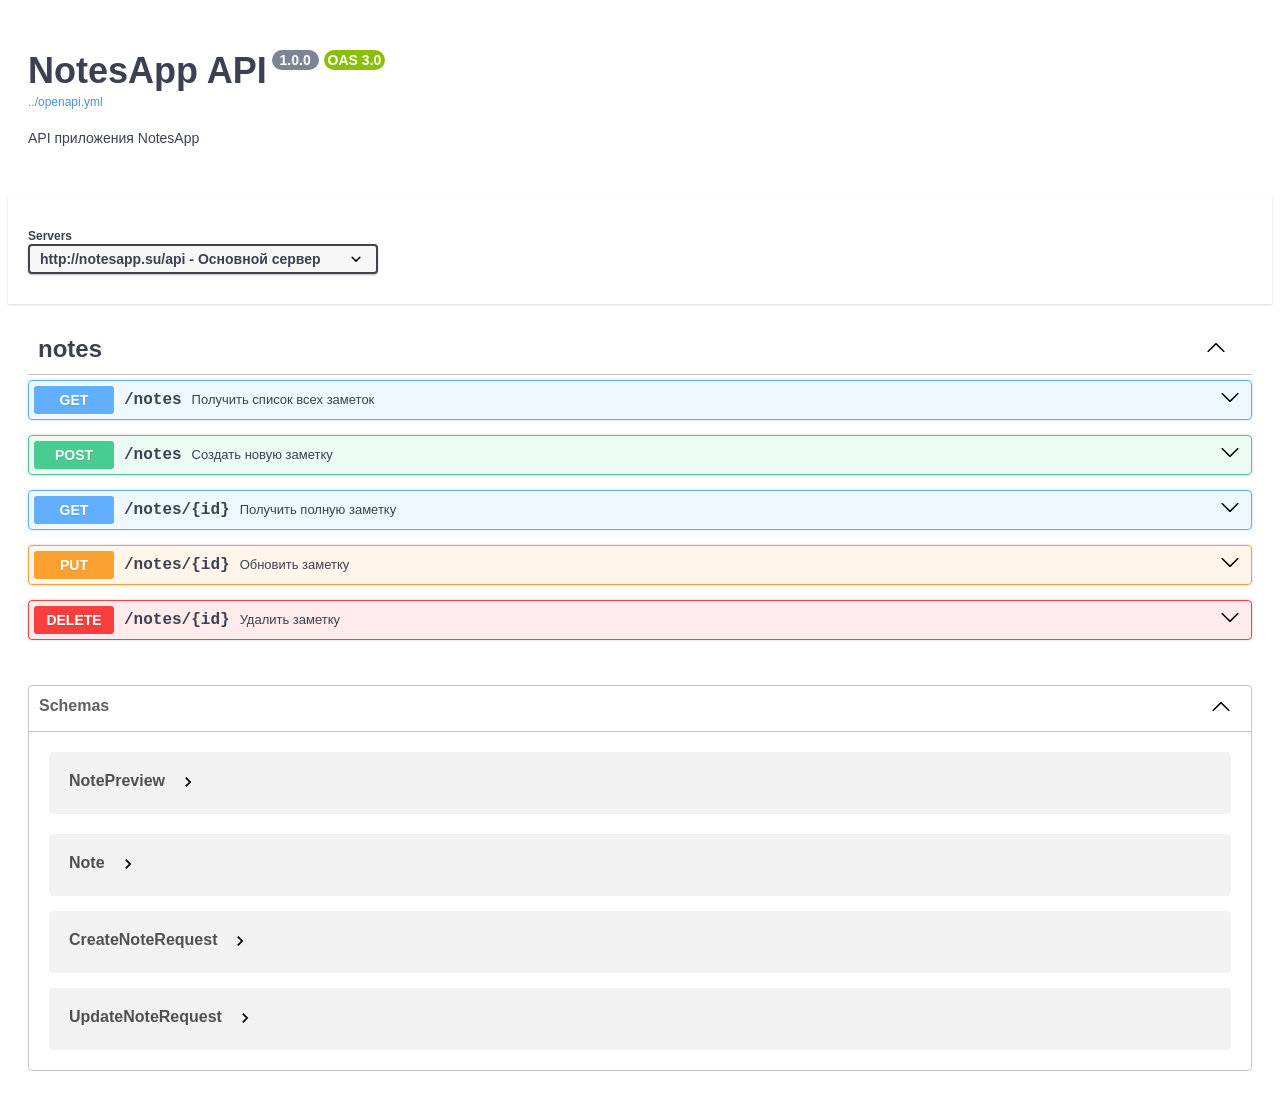
<file: swagger/swagger-93bb2c4b.html>
<!DOCTYPE html>
<html lang="en">

<head>
  <meta charset="UTF-8">
  <title>Swagger UI</title>
  <link rel="stylesheet" type="text/css" href="../assets/stylesheets/swagger-ui.css" />
  <link rel="stylesheet" type="text/css" id="slate-css" media="none" href="../assets/stylesheets/swagger-ui-dark.css" />
  
</head>

<body style="overflow:hidden;">
  <div id="swagger-ui"></div>
  <script src="../assets/javascripts/swagger-ui-bundle.js" charset="UTF-8"> </script>
  <script src="../assets/javascripts/swagger-ui-standalone-preset.js" charset="UTF-8"> </script>
  <script>
    window.onload = function () {
      window.ui = SwaggerUIBundle({
        dom_id: "#swagger-ui",
        onComplete: onComplete,
        presets: [
          SwaggerUIBundle.presets.apis,
          SwaggerUIStandalonePreset
        ],
        
        url: "../openapi.yml",
        
        
        "oauth2RedirectUrl": new URL("../assets/swagger-ui/oauth2-redirect.html",window.location.href).href,
        
        "validatorUrl": "none",
        
    "docExpansion": "list",
    "filter": false,
    "tryItOutEnabled": false,
    "supportedSubmitMethods": [
        "get",
        "put",
        "post",
        "delete",
        "options",
        "head",
        "patch",
        "trace"
    ],
    "validatorUrl": "none",
    "extra_css": [],
    "dark_scheme_name": "slate",
    "filter_files": [],
    "syntaxHighlight.theme": "agate"

      })

      

      if (parent.__init_is_dark_mode) {
          enable_dark_mode();
      }
    }

    enable_dark_mode = function(){
      document.getElementById("slate-css").media = ""
    }

    disable_dark_mode = function(){
      document.getElementById("slate-css").media = "none"
    }

    const resize_ob = new ResizeObserver(function(entries) {
      parent.update_swagger_ui_iframe_height("93bb2c4b");
    });

    // start observing for resizing
    resize_ob.observe(document.querySelector("body"));

    // authorize modal position
    var modal_top = 0;

    const mutation_ob = new MutationObserver(function (mutations) {
      if(mutations && mutations[0].addedNodes && mutations[0].addedNodes.length > 0){
        update_modal_top()
      }
    });

    onComplete = function(){
      // start observing for auth-wrapper after Swagger UI loaded
      const div = document.querySelector("div.auth-wrapper");
      if(div){
        mutation_ob.observe(div, {
          childList: true,
        });
      }
    }

    update_top_val = function(top){
      modal_top = top
      update_modal_top()
    }

    update_modal_top = function(){
      let modal_list = document.getElementsByClassName('modal-ux')
      if(modal_list.length > 0){
        let modal = modal_list.item(0)
        const modal_height = modal.offsetHeight
        const padding = 60
        min = parseInt(modal_height/2 + padding)
        max = document.body.scrollHeight - min + padding
        if (modal_top < min) {
          modal.style.top = `${min}px`
        } else if (modal_top > max) {
          modal.style.top = `${max}px`
        } else {
          modal.style.top = `${modal_top}px`
        }
      }
    }
  </script>
</body>

</html>
</file>
<file: assets/stylesheets/swagger-ui.css>
.swagger-ui{color:#3b4151;font-family:sans-serif}.swagger-ui html{line-height:1.15;-ms-text-size-adjust:100%;-webkit-text-size-adjust:100%}.swagger-ui body{margin:0}.swagger-ui article,.swagger-ui aside,.swagger-ui footer,.swagger-ui header,.swagger-ui nav,.swagger-ui section{display:block}.swagger-ui h1{font-size:2em;margin:.67em 0}.swagger-ui figcaption,.swagger-ui figure,.swagger-ui main{display:block}.swagger-ui figure{margin:1em 40px}.swagger-ui hr{box-sizing:content-box;height:0;overflow:visible}.swagger-ui pre{font-family:monospace,monospace;font-size:1em}.swagger-ui a{background-color:transparent;-webkit-text-decoration-skip:objects}.swagger-ui abbr[title]{border-bottom:none;text-decoration:underline;-webkit-text-decoration:underline dotted;text-decoration:underline dotted}.swagger-ui b,.swagger-ui strong{font-weight:inherit;font-weight:bolder}.swagger-ui code,.swagger-ui kbd,.swagger-ui samp{font-family:monospace,monospace;font-size:1em}.swagger-ui dfn{font-style:italic}.swagger-ui mark{background-color:#ff0;color:#000}.swagger-ui small{font-size:80%}.swagger-ui sub,.swagger-ui sup{font-size:75%;line-height:0;position:relative;vertical-align:baseline}.swagger-ui sub{bottom:-.25em}.swagger-ui sup{top:-.5em}.swagger-ui audio,.swagger-ui video{display:inline-block}.swagger-ui audio:not([controls]){display:none;height:0}.swagger-ui img{border-style:none}.swagger-ui svg:not(:root){overflow:hidden}.swagger-ui button,.swagger-ui input,.swagger-ui optgroup,.swagger-ui select,.swagger-ui textarea{font-family:sans-serif;font-size:100%;line-height:1.15;margin:0}.swagger-ui button,.swagger-ui input{overflow:visible}.swagger-ui button,.swagger-ui select{text-transform:none}.swagger-ui [type=reset],.swagger-ui [type=submit],.swagger-ui button,.swagger-ui html [type=button]{-webkit-appearance:button}.swagger-ui [type=button]::-moz-focus-inner,.swagger-ui [type=reset]::-moz-focus-inner,.swagger-ui [type=submit]::-moz-focus-inner,.swagger-ui button::-moz-focus-inner{border-style:none;padding:0}.swagger-ui [type=button]:-moz-focusring,.swagger-ui [type=reset]:-moz-focusring,.swagger-ui [type=submit]:-moz-focusring,.swagger-ui button:-moz-focusring{outline:1px dotted ButtonText}.swagger-ui fieldset{padding:.35em .75em .625em}.swagger-ui legend{box-sizing:border-box;color:inherit;display:table;max-width:100%;padding:0;white-space:normal}.swagger-ui progress{display:inline-block;vertical-align:baseline}.swagger-ui textarea{overflow:auto}.swagger-ui [type=checkbox],.swagger-ui [type=radio]{box-sizing:border-box;padding:0}.swagger-ui [type=number]::-webkit-inner-spin-button,.swagger-ui [type=number]::-webkit-outer-spin-button{height:auto}.swagger-ui [type=search]{-webkit-appearance:textfield;outline-offset:-2px}.swagger-ui [type=search]::-webkit-search-cancel-button,.swagger-ui [type=search]::-webkit-search-decoration{-webkit-appearance:none}.swagger-ui ::-webkit-file-upload-button{-webkit-appearance:button;font:inherit}.swagger-ui details,.swagger-ui menu{display:block}.swagger-ui summary{display:list-item}.swagger-ui canvas{display:inline-block}.swagger-ui [hidden],.swagger-ui template{display:none}.swagger-ui .debug *{outline:1px solid gold}.swagger-ui .debug-white *{outline:1px solid #fff}.swagger-ui .debug-black *{outline:1px solid #000}.swagger-ui .debug-grid{background:transparent url([data-uri]) repeat 0 0}.swagger-ui .debug-grid-16{background:transparent url([data-uri]) repeat 0 0}.swagger-ui .debug-grid-8-solid{background:#fff url([data-uri]) repeat 0 0}.swagger-ui .debug-grid-16-solid{background:#fff url([data-uri]) repeat 0 0}.swagger-ui .border-box,.swagger-ui a,.swagger-ui article,.swagger-ui body,.swagger-ui code,.swagger-ui dd,.swagger-ui div,.swagger-ui dl,.swagger-ui dt,.swagger-ui fieldset,.swagger-ui footer,.swagger-ui form,.swagger-ui h1,.swagger-ui h2,.swagger-ui h3,.swagger-ui h4,.swagger-ui h5,.swagger-ui h6,.swagger-ui header,.swagger-ui html,.swagger-ui input[type=email],.swagger-ui input[type=number],.swagger-ui input[type=password],.swagger-ui input[type=tel],.swagger-ui input[type=text],.swagger-ui input[type=url],.swagger-ui legend,.swagger-ui li,.swagger-ui main,.swagger-ui ol,.swagger-ui p,.swagger-ui pre,.swagger-ui section,.swagger-ui table,.swagger-ui td,.swagger-ui textarea,.swagger-ui th,.swagger-ui tr,.swagger-ui ul{box-sizing:border-box}.swagger-ui .aspect-ratio{height:0;position:relative}.swagger-ui .aspect-ratio--16x9{padding-bottom:56.25%}.swagger-ui .aspect-ratio--9x16{padding-bottom:177.77%}.swagger-ui .aspect-ratio--4x3{padding-bottom:75%}.swagger-ui .aspect-ratio--3x4{padding-bottom:133.33%}.swagger-ui .aspect-ratio--6x4{padding-bottom:66.6%}.swagger-ui .aspect-ratio--4x6{padding-bottom:150%}.swagger-ui .aspect-ratio--8x5{padding-bottom:62.5%}.swagger-ui .aspect-ratio--5x8{padding-bottom:160%}.swagger-ui .aspect-ratio--7x5{padding-bottom:71.42%}.swagger-ui .aspect-ratio--5x7{padding-bottom:140%}.swagger-ui .aspect-ratio--1x1{padding-bottom:100%}.swagger-ui .aspect-ratio--object{bottom:0;height:100%;left:0;position:absolute;right:0;top:0;width:100%;z-index:100}@media screen and (min-width:30em){.swagger-ui .aspect-ratio-ns{height:0;position:relative}.swagger-ui .aspect-ratio--16x9-ns{padding-bottom:56.25%}.swagger-ui .aspect-ratio--9x16-ns{padding-bottom:177.77%}.swagger-ui .aspect-ratio--4x3-ns{padding-bottom:75%}.swagger-ui .aspect-ratio--3x4-ns{padding-bottom:133.33%}.swagger-ui .aspect-ratio--6x4-ns{padding-bottom:66.6%}.swagger-ui .aspect-ratio--4x6-ns{padding-bottom:150%}.swagger-ui .aspect-ratio--8x5-ns{padding-bottom:62.5%}.swagger-ui .aspect-ratio--5x8-ns{padding-bottom:160%}.swagger-ui .aspect-ratio--7x5-ns{padding-bottom:71.42%}.swagger-ui .aspect-ratio--5x7-ns{padding-bottom:140%}.swagger-ui .aspect-ratio--1x1-ns{padding-bottom:100%}.swagger-ui .aspect-ratio--object-ns{bottom:0;height:100%;left:0;position:absolute;right:0;top:0;width:100%;z-index:100}}@media screen and (min-width:30em)and (max-width:60em){.swagger-ui .aspect-ratio-m{height:0;position:relative}.swagger-ui .aspect-ratio--16x9-m{padding-bottom:56.25%}.swagger-ui .aspect-ratio--9x16-m{padding-bottom:177.77%}.swagger-ui .aspect-ratio--4x3-m{padding-bottom:75%}.swagger-ui .aspect-ratio--3x4-m{padding-bottom:133.33%}.swagger-ui .aspect-ratio--6x4-m{padding-bottom:66.6%}.swagger-ui .aspect-ratio--4x6-m{padding-bottom:150%}.swagger-ui .aspect-ratio--8x5-m{padding-bottom:62.5%}.swagger-ui .aspect-ratio--5x8-m{padding-bottom:160%}.swagger-ui .aspect-ratio--7x5-m{padding-bottom:71.42%}.swagger-ui .aspect-ratio--5x7-m{padding-bottom:140%}.swagger-ui .aspect-ratio--1x1-m{padding-bottom:100%}.swagger-ui .aspect-ratio--object-m{bottom:0;height:100%;left:0;position:absolute;right:0;top:0;width:100%;z-index:100}}@media screen and (min-width:60em){.swagger-ui .aspect-ratio-l{height:0;position:relative}.swagger-ui .aspect-ratio--16x9-l{padding-bottom:56.25%}.swagger-ui .aspect-ratio--9x16-l{padding-bottom:177.77%}.swagger-ui .aspect-ratio--4x3-l{padding-bottom:75%}.swagger-ui .aspect-ratio--3x4-l{padding-bottom:133.33%}.swagger-ui .aspect-ratio--6x4-l{padding-bottom:66.6%}.swagger-ui .aspect-ratio--4x6-l{padding-bottom:150%}.swagger-ui .aspect-ratio--8x5-l{padding-bottom:62.5%}.swagger-ui .aspect-ratio--5x8-l{padding-bottom:160%}.swagger-ui .aspect-ratio--7x5-l{padding-bottom:71.42%}.swagger-ui .aspect-ratio--5x7-l{padding-bottom:140%}.swagger-ui .aspect-ratio--1x1-l{padding-bottom:100%}.swagger-ui .aspect-ratio--object-l{bottom:0;height:100%;left:0;position:absolute;right:0;top:0;width:100%;z-index:100}}.swagger-ui img{max-width:100%}.swagger-ui .cover{background-size:cover!important}.swagger-ui .contain{background-size:contain!important}@media screen and (min-width:30em){.swagger-ui .cover-ns{background-size:cover!important}.swagger-ui .contain-ns{background-size:contain!important}}@media screen and (min-width:30em)and (max-width:60em){.swagger-ui .cover-m{background-size:cover!important}.swagger-ui .contain-m{background-size:contain!important}}@media screen and (min-width:60em){.swagger-ui .cover-l{background-size:cover!important}.swagger-ui .contain-l{background-size:contain!important}}.swagger-ui .bg-center{background-position:50%;background-repeat:no-repeat}.swagger-ui .bg-top{background-position:top;background-repeat:no-repeat}.swagger-ui .bg-right{background-position:100%;background-repeat:no-repeat}.swagger-ui .bg-bottom{background-position:bottom;background-repeat:no-repeat}.swagger-ui .bg-left{background-position:0;background-repeat:no-repeat}@media screen and (min-width:30em){.swagger-ui .bg-center-ns{background-position:50%;background-repeat:no-repeat}.swagger-ui .bg-top-ns{background-position:top;background-repeat:no-repeat}.swagger-ui .bg-right-ns{background-position:100%;background-repeat:no-repeat}.swagger-ui .bg-bottom-ns{background-position:bottom;background-repeat:no-repeat}.swagger-ui .bg-left-ns{background-position:0;background-repeat:no-repeat}}@media screen and (min-width:30em)and (max-width:60em){.swagger-ui .bg-center-m{background-position:50%;background-repeat:no-repeat}.swagger-ui .bg-top-m{background-position:top;background-repeat:no-repeat}.swagger-ui .bg-right-m{background-position:100%;background-repeat:no-repeat}.swagger-ui .bg-bottom-m{background-position:bottom;background-repeat:no-repeat}.swagger-ui .bg-left-m{background-position:0;background-repeat:no-repeat}}@media screen and (min-width:60em){.swagger-ui .bg-center-l{background-position:50%;background-repeat:no-repeat}.swagger-ui .bg-top-l{background-position:top;background-repeat:no-repeat}.swagger-ui .bg-right-l{background-position:100%;background-repeat:no-repeat}.swagger-ui .bg-bottom-l{background-position:bottom;background-repeat:no-repeat}.swagger-ui .bg-left-l{background-position:0;background-repeat:no-repeat}}.swagger-ui .outline{outline:1px solid}.swagger-ui .outline-transparent{outline:1px solid transparent}.swagger-ui .outline-0{outline:0}@media screen and (min-width:30em){.swagger-ui .outline-ns{outline:1px solid}.swagger-ui .outline-transparent-ns{outline:1px solid transparent}.swagger-ui .outline-0-ns{outline:0}}@media screen and (min-width:30em)and (max-width:60em){.swagger-ui .outline-m{outline:1px solid}.swagger-ui .outline-transparent-m{outline:1px solid transparent}.swagger-ui .outline-0-m{outline:0}}@media screen and (min-width:60em){.swagger-ui .outline-l{outline:1px solid}.swagger-ui .outline-transparent-l{outline:1px solid transparent}.swagger-ui .outline-0-l{outline:0}}.swagger-ui .ba{border-style:solid;border-width:1px}.swagger-ui .bt{border-top-style:solid;border-top-width:1px}.swagger-ui .br{border-right-style:solid;border-right-width:1px}.swagger-ui .bb{border-bottom-style:solid;border-bottom-width:1px}.swagger-ui .bl{border-left-style:solid;border-left-width:1px}.swagger-ui .bn{border-style:none;border-width:0}@media screen and (min-width:30em){.swagger-ui .ba-ns{border-style:solid;border-width:1px}.swagger-ui .bt-ns{border-top-style:solid;border-top-width:1px}.swagger-ui .br-ns{border-right-style:solid;border-right-width:1px}.swagger-ui .bb-ns{border-bottom-style:solid;border-bottom-width:1px}.swagger-ui .bl-ns{border-left-style:solid;border-left-width:1px}.swagger-ui .bn-ns{border-style:none;border-width:0}}@media screen and (min-width:30em)and (max-width:60em){.swagger-ui .ba-m{border-style:solid;border-width:1px}.swagger-ui .bt-m{border-top-style:solid;border-top-width:1px}.swagger-ui .br-m{border-right-style:solid;border-right-width:1px}.swagger-ui .bb-m{border-bottom-style:solid;border-bottom-width:1px}.swagger-ui .bl-m{border-left-style:solid;border-left-width:1px}.swagger-ui .bn-m{border-style:none;border-width:0}}@media screen and (min-width:60em){.swagger-ui .ba-l{border-style:solid;border-width:1px}.swagger-ui .bt-l{border-top-style:solid;border-top-width:1px}.swagger-ui .br-l{border-right-style:solid;border-right-width:1px}.swagger-ui .bb-l{border-bottom-style:solid;border-bottom-width:1px}.swagger-ui .bl-l{border-left-style:solid;border-left-width:1px}.swagger-ui .bn-l{border-style:none;border-width:0}}.swagger-ui .b--black{border-color:#000}.swagger-ui .b--near-black{border-color:#111}.swagger-ui .b--dark-gray{border-color:#333}.swagger-ui .b--mid-gray{border-color:#555}.swagger-ui .b--gray{border-color:#777}.swagger-ui .b--silver{border-color:#999}.swagger-ui .b--light-silver{border-color:#aaa}.swagger-ui .b--moon-gray{border-color:#ccc}.swagger-ui .b--light-gray{border-color:#eee}.swagger-ui .b--near-white{border-color:#f4f4f4}.swagger-ui .b--white{border-color:#fff}.swagger-ui .b--white-90{border-color:hsla(0,0%,100%,.9)}.swagger-ui .b--white-80{border-color:hsla(0,0%,100%,.8)}.swagger-ui .b--white-70{border-color:hsla(0,0%,100%,.7)}.swagger-ui .b--white-60{border-color:hsla(0,0%,100%,.6)}.swagger-ui .b--white-50{border-color:hsla(0,0%,100%,.5)}.swagger-ui .b--white-40{border-color:hsla(0,0%,100%,.4)}.swagger-ui .b--white-30{border-color:hsla(0,0%,100%,.3)}.swagger-ui .b--white-20{border-color:hsla(0,0%,100%,.2)}.swagger-ui .b--white-10{border-color:hsla(0,0%,100%,.1)}.swagger-ui .b--white-05{border-color:hsla(0,0%,100%,.05)}.swagger-ui .b--white-025{border-color:hsla(0,0%,100%,.025)}.swagger-ui .b--white-0125{border-color:hsla(0,0%,100%,.013)}.swagger-ui .b--black-90{border-color:rgba(0,0,0,.9)}.swagger-ui .b--black-80{border-color:rgba(0,0,0,.8)}.swagger-ui .b--black-70{border-color:rgba(0,0,0,.7)}.swagger-ui .b--black-60{border-color:rgba(0,0,0,.6)}.swagger-ui .b--black-50{border-color:rgba(0,0,0,.5)}.swagger-ui .b--black-40{border-color:rgba(0,0,0,.4)}.swagger-ui .b--black-30{border-color:rgba(0,0,0,.3)}.swagger-ui .b--black-20{border-color:rgba(0,0,0,.2)}.swagger-ui .b--black-10{border-color:rgba(0,0,0,.1)}.swagger-ui .b--black-05{border-color:rgba(0,0,0,.05)}.swagger-ui .b--black-025{border-color:rgba(0,0,0,.025)}.swagger-ui .b--black-0125{border-color:rgba(0,0,0,.013)}.swagger-ui .b--dark-red{border-color:#e7040f}.swagger-ui .b--red{border-color:#ff4136}.swagger-ui .b--light-red{border-color:#ff725c}.swagger-ui .b--orange{border-color:#ff6300}.swagger-ui .b--gold{border-color:#ffb700}.swagger-ui .b--yellow{border-color:gold}.swagger-ui .b--light-yellow{border-color:#fbf1a9}.swagger-ui .b--purple{border-color:#5e2ca5}.swagger-ui .b--light-purple{border-color:#a463f2}.swagger-ui .b--dark-pink{border-color:#d5008f}.swagger-ui .b--hot-pink{border-color:#ff41b4}.swagger-ui .b--pink{border-color:#ff80cc}.swagger-ui .b--light-pink{border-color:#ffa3d7}.swagger-ui .b--dark-green{border-color:#137752}.swagger-ui .b--green{border-color:#19a974}.swagger-ui .b--light-green{border-color:#9eebcf}.swagger-ui .b--navy{border-color:#001b44}.swagger-ui .b--dark-blue{border-color:#00449e}.swagger-ui .b--blue{border-color:#357edd}.swagger-ui .b--light-blue{border-color:#96ccff}.swagger-ui .b--lightest-blue{border-color:#cdecff}.swagger-ui .b--washed-blue{border-color:#f6fffe}.swagger-ui .b--washed-green{border-color:#e8fdf5}.swagger-ui .b--washed-yellow{border-color:#fffceb}.swagger-ui .b--washed-red{border-color:#ffdfdf}.swagger-ui .b--transparent{border-color:transparent}.swagger-ui .b--inherit{border-color:inherit}.swagger-ui .br0{border-radius:0}.swagger-ui .br1{border-radius:.125rem}.swagger-ui .br2{border-radius:.25rem}.swagger-ui .br3{border-radius:.5rem}.swagger-ui .br4{border-radius:1rem}.swagger-ui .br-100{border-radius:100%}.swagger-ui .br-pill{border-radius:9999px}.swagger-ui .br--bottom{border-top-left-radius:0;border-top-right-radius:0}.swagger-ui .br--top{border-bottom-left-radius:0;border-bottom-right-radius:0}.swagger-ui .br--right{border-bottom-left-radius:0;border-top-left-radius:0}.swagger-ui .br--left{border-bottom-right-radius:0;border-top-right-radius:0}@media screen and (min-width:30em){.swagger-ui .br0-ns{border-radius:0}.swagger-ui .br1-ns{border-radius:.125rem}.swagger-ui .br2-ns{border-radius:.25rem}.swagger-ui .br3-ns{border-radius:.5rem}.swagger-ui .br4-ns{border-radius:1rem}.swagger-ui .br-100-ns{border-radius:100%}.swagger-ui .br-pill-ns{border-radius:9999px}.swagger-ui .br--bottom-ns{border-top-left-radius:0;border-top-right-radius:0}.swagger-ui .br--top-ns{border-bottom-left-radius:0;border-bottom-right-radius:0}.swagger-ui .br--right-ns{border-bottom-left-radius:0;border-top-left-radius:0}.swagger-ui .br--left-ns{border-bottom-right-radius:0;border-top-right-radius:0}}@media screen and (min-width:30em)and (max-width:60em){.swagger-ui .br0-m{border-radius:0}.swagger-ui .br1-m{border-radius:.125rem}.swagger-ui .br2-m{border-radius:.25rem}.swagger-ui .br3-m{border-radius:.5rem}.swagger-ui .br4-m{border-radius:1rem}.swagger-ui .br-100-m{border-radius:100%}.swagger-ui .br-pill-m{border-radius:9999px}.swagger-ui .br--bottom-m{border-top-left-radius:0;border-top-right-radius:0}.swagger-ui .br--top-m{border-bottom-left-radius:0;border-bottom-right-radius:0}.swagger-ui .br--right-m{border-bottom-left-radius:0;border-top-left-radius:0}.swagger-ui .br--left-m{border-bottom-right-radius:0;border-top-right-radius:0}}@media screen and (min-width:60em){.swagger-ui .br0-l{border-radius:0}.swagger-ui .br1-l{border-radius:.125rem}.swagger-ui .br2-l{border-radius:.25rem}.swagger-ui .br3-l{border-radius:.5rem}.swagger-ui .br4-l{border-radius:1rem}.swagger-ui .br-100-l{border-radius:100%}.swagger-ui .br-pill-l{border-radius:9999px}.swagger-ui .br--bottom-l{border-top-left-radius:0;border-top-right-radius:0}.swagger-ui .br--top-l{border-bottom-left-radius:0;border-bottom-right-radius:0}.swagger-ui .br--right-l{border-bottom-left-radius:0;border-top-left-radius:0}.swagger-ui .br--left-l{border-bottom-right-radius:0;border-top-right-radius:0}}.swagger-ui .b--dotted{border-style:dotted}.swagger-ui .b--dashed{border-style:dashed}.swagger-ui .b--solid{border-style:solid}.swagger-ui .b--none{border-style:none}@media screen and (min-width:30em){.swagger-ui .b--dotted-ns{border-style:dotted}.swagger-ui .b--dashed-ns{border-style:dashed}.swagger-ui .b--solid-ns{border-style:solid}.swagger-ui .b--none-ns{border-style:none}}@media screen and (min-width:30em)and (max-width:60em){.swagger-ui .b--dotted-m{border-style:dotted}.swagger-ui .b--dashed-m{border-style:dashed}.swagger-ui .b--solid-m{border-style:solid}.swagger-ui .b--none-m{border-style:none}}@media screen and (min-width:60em){.swagger-ui .b--dotted-l{border-style:dotted}.swagger-ui .b--dashed-l{border-style:dashed}.swagger-ui .b--solid-l{border-style:solid}.swagger-ui .b--none-l{border-style:none}}.swagger-ui .bw0{border-width:0}.swagger-ui .bw1{border-width:.125rem}.swagger-ui .bw2{border-width:.25rem}.swagger-ui .bw3{border-width:.5rem}.swagger-ui .bw4{border-width:1rem}.swagger-ui .bw5{border-width:2rem}.swagger-ui .bt-0{border-top-width:0}.swagger-ui .br-0{border-right-width:0}.swagger-ui .bb-0{border-bottom-width:0}.swagger-ui .bl-0{border-left-width:0}@media screen and (min-width:30em){.swagger-ui .bw0-ns{border-width:0}.swagger-ui .bw1-ns{border-width:.125rem}.swagger-ui .bw2-ns{border-width:.25rem}.swagger-ui .bw3-ns{border-width:.5rem}.swagger-ui .bw4-ns{border-width:1rem}.swagger-ui .bw5-ns{border-width:2rem}.swagger-ui .bt-0-ns{border-top-width:0}.swagger-ui .br-0-ns{border-right-width:0}.swagger-ui .bb-0-ns{border-bottom-width:0}.swagger-ui .bl-0-ns{border-left-width:0}}@media screen and (min-width:30em)and (max-width:60em){.swagger-ui .bw0-m{border-width:0}.swagger-ui .bw1-m{border-width:.125rem}.swagger-ui .bw2-m{border-width:.25rem}.swagger-ui .bw3-m{border-width:.5rem}.swagger-ui .bw4-m{border-width:1rem}.swagger-ui .bw5-m{border-width:2rem}.swagger-ui .bt-0-m{border-top-width:0}.swagger-ui .br-0-m{border-right-width:0}.swagger-ui .bb-0-m{border-bottom-width:0}.swagger-ui .bl-0-m{border-left-width:0}}@media screen and (min-width:60em){.swagger-ui .bw0-l{border-width:0}.swagger-ui .bw1-l{border-width:.125rem}.swagger-ui .bw2-l{border-width:.25rem}.swagger-ui .bw3-l{border-width:.5rem}.swagger-ui .bw4-l{border-width:1rem}.swagger-ui .bw5-l{border-width:2rem}.swagger-ui .bt-0-l{border-top-width:0}.swagger-ui .br-0-l{border-right-width:0}.swagger-ui .bb-0-l{border-bottom-width:0}.swagger-ui .bl-0-l{border-left-width:0}}.swagger-ui .shadow-1{box-shadow:0 0 4px 2px rgba(0,0,0,.2)}.swagger-ui .shadow-2{box-shadow:0 0 8px 2px rgba(0,0,0,.2)}.swagger-ui .shadow-3{box-shadow:2px 2px 4px 2px rgba(0,0,0,.2)}.swagger-ui .shadow-4{box-shadow:2px 2px 8px 0 rgba(0,0,0,.2)}.swagger-ui .shadow-5{box-shadow:4px 4px 8px 0 rgba(0,0,0,.2)}@media screen and (min-width:30em){.swagger-ui .shadow-1-ns{box-shadow:0 0 4px 2px rgba(0,0,0,.2)}.swagger-ui .shadow-2-ns{box-shadow:0 0 8px 2px rgba(0,0,0,.2)}.swagger-ui .shadow-3-ns{box-shadow:2px 2px 4px 2px rgba(0,0,0,.2)}.swagger-ui .shadow-4-ns{box-shadow:2px 2px 8px 0 rgba(0,0,0,.2)}.swagger-ui .shadow-5-ns{box-shadow:4px 4px 8px 0 rgba(0,0,0,.2)}}@media screen and (min-width:30em)and (max-width:60em){.swagger-ui .shadow-1-m{box-shadow:0 0 4px 2px rgba(0,0,0,.2)}.swagger-ui .shadow-2-m{box-shadow:0 0 8px 2px rgba(0,0,0,.2)}.swagger-ui .shadow-3-m{box-shadow:2px 2px 4px 2px rgba(0,0,0,.2)}.swagger-ui .shadow-4-m{box-shadow:2px 2px 8px 0 rgba(0,0,0,.2)}.swagger-ui .shadow-5-m{box-shadow:4px 4px 8px 0 rgba(0,0,0,.2)}}@media screen and (min-width:60em){.swagger-ui .shadow-1-l{box-shadow:0 0 4px 2px rgba(0,0,0,.2)}.swagger-ui .shadow-2-l{box-shadow:0 0 8px 2px rgba(0,0,0,.2)}.swagger-ui .shadow-3-l{box-shadow:2px 2px 4px 2px rgba(0,0,0,.2)}.swagger-ui .shadow-4-l{box-shadow:2px 2px 8px 0 rgba(0,0,0,.2)}.swagger-ui .shadow-5-l{box-shadow:4px 4px 8px 0 rgba(0,0,0,.2)}}.swagger-ui .pre{overflow-x:auto;overflow-y:hidden;overflow:scroll}.swagger-ui .top-0{top:0}.swagger-ui .right-0{right:0}.swagger-ui .bottom-0{bottom:0}.swagger-ui .left-0{left:0}.swagger-ui .top-1{top:1rem}.swagger-ui .right-1{right:1rem}.swagger-ui .bottom-1{bottom:1rem}.swagger-ui .left-1{left:1rem}.swagger-ui .top-2{top:2rem}.swagger-ui .right-2{right:2rem}.swagger-ui .bottom-2{bottom:2rem}.swagger-ui .left-2{left:2rem}.swagger-ui .top--1{top:-1rem}.swagger-ui .right--1{right:-1rem}.swagger-ui .bottom--1{bottom:-1rem}.swagger-ui .left--1{left:-1rem}.swagger-ui .top--2{top:-2rem}.swagger-ui .right--2{right:-2rem}.swagger-ui .bottom--2{bottom:-2rem}.swagger-ui .left--2{left:-2rem}.swagger-ui .absolute--fill{bottom:0;left:0;right:0;top:0}@media screen and (min-width:30em){.swagger-ui .top-0-ns{top:0}.swagger-ui .left-0-ns{left:0}.swagger-ui .right-0-ns{right:0}.swagger-ui .bottom-0-ns{bottom:0}.swagger-ui .top-1-ns{top:1rem}.swagger-ui .left-1-ns{left:1rem}.swagger-ui .right-1-ns{right:1rem}.swagger-ui .bottom-1-ns{bottom:1rem}.swagger-ui .top-2-ns{top:2rem}.swagger-ui .left-2-ns{left:2rem}.swagger-ui .right-2-ns{right:2rem}.swagger-ui .bottom-2-ns{bottom:2rem}.swagger-ui .top--1-ns{top:-1rem}.swagger-ui .right--1-ns{right:-1rem}.swagger-ui .bottom--1-ns{bottom:-1rem}.swagger-ui .left--1-ns{left:-1rem}.swagger-ui .top--2-ns{top:-2rem}.swagger-ui .right--2-ns{right:-2rem}.swagger-ui .bottom--2-ns{bottom:-2rem}.swagger-ui .left--2-ns{left:-2rem}.swagger-ui .absolute--fill-ns{bottom:0;left:0;right:0;top:0}}@media screen and (min-width:30em)and (max-width:60em){.swagger-ui .top-0-m{top:0}.swagger-ui .left-0-m{left:0}.swagger-ui .right-0-m{right:0}.swagger-ui .bottom-0-m{bottom:0}.swagger-ui .top-1-m{top:1rem}.swagger-ui .left-1-m{left:1rem}.swagger-ui .right-1-m{right:1rem}.swagger-ui .bottom-1-m{bottom:1rem}.swagger-ui .top-2-m{top:2rem}.swagger-ui .left-2-m{left:2rem}.swagger-ui .right-2-m{right:2rem}.swagger-ui .bottom-2-m{bottom:2rem}.swagger-ui .top--1-m{top:-1rem}.swagger-ui .right--1-m{right:-1rem}.swagger-ui .bottom--1-m{bottom:-1rem}.swagger-ui .left--1-m{left:-1rem}.swagger-ui .top--2-m{top:-2rem}.swagger-ui .right--2-m{right:-2rem}.swagger-ui .bottom--2-m{bottom:-2rem}.swagger-ui .left--2-m{left:-2rem}.swagger-ui .absolute--fill-m{bottom:0;left:0;right:0;top:0}}@media screen and (min-width:60em){.swagger-ui .top-0-l{top:0}.swagger-ui .left-0-l{left:0}.swagger-ui .right-0-l{right:0}.swagger-ui .bottom-0-l{bottom:0}.swagger-ui .top-1-l{top:1rem}.swagger-ui .left-1-l{left:1rem}.swagger-ui .right-1-l{right:1rem}.swagger-ui .bottom-1-l{bottom:1rem}.swagger-ui .top-2-l{top:2rem}.swagger-ui .left-2-l{left:2rem}.swagger-ui .right-2-l{right:2rem}.swagger-ui .bottom-2-l{bottom:2rem}.swagger-ui .top--1-l{top:-1rem}.swagger-ui .right--1-l{right:-1rem}.swagger-ui .bottom--1-l{bottom:-1rem}.swagger-ui .left--1-l{left:-1rem}.swagger-ui .top--2-l{top:-2rem}.swagger-ui .right--2-l{right:-2rem}.swagger-ui .bottom--2-l{bottom:-2rem}.swagger-ui .left--2-l{left:-2rem}.swagger-ui .absolute--fill-l{bottom:0;left:0;right:0;top:0}}.swagger-ui .cf:after,.swagger-ui .cf:before{content:" ";display:table}.swagger-ui .cf:after{clear:both}.swagger-ui .cf{zoom:1}.swagger-ui .cl{clear:left}.swagger-ui .cr{clear:right}.swagger-ui .cb{clear:both}.swagger-ui .cn{clear:none}@media screen and (min-width:30em){.swagger-ui .cl-ns{clear:left}.swagger-ui .cr-ns{clear:right}.swagger-ui .cb-ns{clear:both}.swagger-ui .cn-ns{clear:none}}@media screen and (min-width:30em)and (max-width:60em){.swagger-ui .cl-m{clear:left}.swagger-ui .cr-m{clear:right}.swagger-ui .cb-m{clear:both}.swagger-ui .cn-m{clear:none}}@media screen and (min-width:60em){.swagger-ui .cl-l{clear:left}.swagger-ui .cr-l{clear:right}.swagger-ui .cb-l{clear:both}.swagger-ui .cn-l{clear:none}}.swagger-ui .flex{display:flex}.swagger-ui .inline-flex{display:inline-flex}.swagger-ui .flex-auto{flex:1 1 auto;min-height:0;min-width:0}.swagger-ui .flex-none{flex:none}.swagger-ui .flex-column{flex-direction:column}.swagger-ui .flex-row{flex-direction:row}.swagger-ui .flex-wrap{flex-wrap:wrap}.swagger-ui .flex-nowrap{flex-wrap:nowrap}.swagger-ui .flex-wrap-reverse{flex-wrap:wrap-reverse}.swagger-ui .flex-column-reverse{flex-direction:column-reverse}.swagger-ui .flex-row-reverse{flex-direction:row-reverse}.swagger-ui .items-start{align-items:flex-start}.swagger-ui .items-end{align-items:flex-end}.swagger-ui .items-center{align-items:center}.swagger-ui .items-baseline{align-items:baseline}.swagger-ui .items-stretch{align-items:stretch}.swagger-ui .self-start{align-self:flex-start}.swagger-ui .self-end{align-self:flex-end}.swagger-ui .self-center{align-self:center}.swagger-ui .self-baseline{align-self:baseline}.swagger-ui .self-stretch{align-self:stretch}.swagger-ui .justify-start{justify-content:flex-start}.swagger-ui .justify-end{justify-content:flex-end}.swagger-ui .justify-center{justify-content:center}.swagger-ui .justify-between{justify-content:space-between}.swagger-ui .justify-around{justify-content:space-around}.swagger-ui .content-start{align-content:flex-start}.swagger-ui .content-end{align-content:flex-end}.swagger-ui .content-center{align-content:center}.swagger-ui .content-between{align-content:space-between}.swagger-ui .content-around{align-content:space-around}.swagger-ui .content-stretch{align-content:stretch}.swagger-ui .order-0{order:0}.swagger-ui .order-1{order:1}.swagger-ui .order-2{order:2}.swagger-ui .order-3{order:3}.swagger-ui .order-4{order:4}.swagger-ui .order-5{order:5}.swagger-ui .order-6{order:6}.swagger-ui .order-7{order:7}.swagger-ui .order-8{order:8}.swagger-ui .order-last{order:99999}.swagger-ui .flex-grow-0{flex-grow:0}.swagger-ui .flex-grow-1{flex-grow:1}.swagger-ui .flex-shrink-0{flex-shrink:0}.swagger-ui .flex-shrink-1{flex-shrink:1}@media screen and (min-width:30em){.swagger-ui .flex-ns{display:flex}.swagger-ui .inline-flex-ns{display:inline-flex}.swagger-ui .flex-auto-ns{flex:1 1 auto;min-height:0;min-width:0}.swagger-ui .flex-none-ns{flex:none}.swagger-ui .flex-column-ns{flex-direction:column}.swagger-ui .flex-row-ns{flex-direction:row}.swagger-ui .flex-wrap-ns{flex-wrap:wrap}.swagger-ui .flex-nowrap-ns{flex-wrap:nowrap}.swagger-ui .flex-wrap-reverse-ns{flex-wrap:wrap-reverse}.swagger-ui .flex-column-reverse-ns{flex-direction:column-reverse}.swagger-ui .flex-row-reverse-ns{flex-direction:row-reverse}.swagger-ui .items-start-ns{align-items:flex-start}.swagger-ui .items-end-ns{align-items:flex-end}.swagger-ui .items-center-ns{align-items:center}.swagger-ui .items-baseline-ns{align-items:baseline}.swagger-ui .items-stretch-ns{align-items:stretch}.swagger-ui .self-start-ns{align-self:flex-start}.swagger-ui .self-end-ns{align-self:flex-end}.swagger-ui .self-center-ns{align-self:center}.swagger-ui .self-baseline-ns{align-self:baseline}.swagger-ui .self-stretch-ns{align-self:stretch}.swagger-ui .justify-start-ns{justify-content:flex-start}.swagger-ui .justify-end-ns{justify-content:flex-end}.swagger-ui .justify-center-ns{justify-content:center}.swagger-ui .justify-between-ns{justify-content:space-between}.swagger-ui .justify-around-ns{justify-content:space-around}.swagger-ui .content-start-ns{align-content:flex-start}.swagger-ui .content-end-ns{align-content:flex-end}.swagger-ui .content-center-ns{align-content:center}.swagger-ui .content-between-ns{align-content:space-between}.swagger-ui .content-around-ns{align-content:space-around}.swagger-ui .content-stretch-ns{align-content:stretch}.swagger-ui .order-0-ns{order:0}.swagger-ui .order-1-ns{order:1}.swagger-ui .order-2-ns{order:2}.swagger-ui .order-3-ns{order:3}.swagger-ui .order-4-ns{order:4}.swagger-ui .order-5-ns{order:5}.swagger-ui .order-6-ns{order:6}.swagger-ui .order-7-ns{order:7}.swagger-ui .order-8-ns{order:8}.swagger-ui .order-last-ns{order:99999}.swagger-ui .flex-grow-0-ns{flex-grow:0}.swagger-ui .flex-grow-1-ns{flex-grow:1}.swagger-ui .flex-shrink-0-ns{flex-shrink:0}.swagger-ui .flex-shrink-1-ns{flex-shrink:1}}@media screen and (min-width:30em)and (max-width:60em){.swagger-ui .flex-m{display:flex}.swagger-ui .inline-flex-m{display:inline-flex}.swagger-ui .flex-auto-m{flex:1 1 auto;min-height:0;min-width:0}.swagger-ui .flex-none-m{flex:none}.swagger-ui .flex-column-m{flex-direction:column}.swagger-ui .flex-row-m{flex-direction:row}.swagger-ui .flex-wrap-m{flex-wrap:wrap}.swagger-ui .flex-nowrap-m{flex-wrap:nowrap}.swagger-ui .flex-wrap-reverse-m{flex-wrap:wrap-reverse}.swagger-ui .flex-column-reverse-m{flex-direction:column-reverse}.swagger-ui .flex-row-reverse-m{flex-direction:row-reverse}.swagger-ui .items-start-m{align-items:flex-start}.swagger-ui .items-end-m{align-items:flex-end}.swagger-ui .items-center-m{align-items:center}.swagger-ui .items-baseline-m{align-items:baseline}.swagger-ui .items-stretch-m{align-items:stretch}.swagger-ui .self-start-m{align-self:flex-start}.swagger-ui .self-end-m{align-self:flex-end}.swagger-ui .self-center-m{align-self:center}.swagger-ui .self-baseline-m{align-self:baseline}.swagger-ui .self-stretch-m{align-self:stretch}.swagger-ui .justify-start-m{justify-content:flex-start}.swagger-ui .justify-end-m{justify-content:flex-end}.swagger-ui .justify-center-m{justify-content:center}.swagger-ui .justify-between-m{justify-content:space-between}.swagger-ui .justify-around-m{justify-content:space-around}.swagger-ui .content-start-m{align-content:flex-start}.swagger-ui .content-end-m{align-content:flex-end}.swagger-ui .content-center-m{align-content:center}.swagger-ui .content-between-m{align-content:space-between}.swagger-ui .content-around-m{align-content:space-around}.swagger-ui .content-stretch-m{align-content:stretch}.swagger-ui .order-0-m{order:0}.swagger-ui .order-1-m{order:1}.swagger-ui .order-2-m{order:2}.swagger-ui .order-3-m{order:3}.swagger-ui .order-4-m{order:4}.swagger-ui .order-5-m{order:5}.swagger-ui .order-6-m{order:6}.swagger-ui .order-7-m{order:7}.swagger-ui .order-8-m{order:8}.swagger-ui .order-last-m{order:99999}.swagger-ui .flex-grow-0-m{flex-grow:0}.swagger-ui .flex-grow-1-m{flex-grow:1}.swagger-ui .flex-shrink-0-m{flex-shrink:0}.swagger-ui .flex-shrink-1-m{flex-shrink:1}}@media screen and (min-width:60em){.swagger-ui .flex-l{display:flex}.swagger-ui .inline-flex-l{display:inline-flex}.swagger-ui .flex-auto-l{flex:1 1 auto;min-height:0;min-width:0}.swagger-ui .flex-none-l{flex:none}.swagger-ui .flex-column-l{flex-direction:column}.swagger-ui .flex-row-l{flex-direction:row}.swagger-ui .flex-wrap-l{flex-wrap:wrap}.swagger-ui .flex-nowrap-l{flex-wrap:nowrap}.swagger-ui .flex-wrap-reverse-l{flex-wrap:wrap-reverse}.swagger-ui .flex-column-reverse-l{flex-direction:column-reverse}.swagger-ui .flex-row-reverse-l{flex-direction:row-reverse}.swagger-ui .items-start-l{align-items:flex-start}.swagger-ui .items-end-l{align-items:flex-end}.swagger-ui .items-center-l{align-items:center}.swagger-ui .items-baseline-l{align-items:baseline}.swagger-ui .items-stretch-l{align-items:stretch}.swagger-ui .self-start-l{align-self:flex-start}.swagger-ui .self-end-l{align-self:flex-end}.swagger-ui .self-center-l{align-self:center}.swagger-ui .self-baseline-l{align-self:baseline}.swagger-ui .self-stretch-l{align-self:stretch}.swagger-ui .justify-start-l{justify-content:flex-start}.swagger-ui .justify-end-l{justify-content:flex-end}.swagger-ui .justify-center-l{justify-content:center}.swagger-ui .justify-between-l{justify-content:space-between}.swagger-ui .justify-around-l{justify-content:space-around}.swagger-ui .content-start-l{align-content:flex-start}.swagger-ui .content-end-l{align-content:flex-end}.swagger-ui .content-center-l{align-content:center}.swagger-ui .content-between-l{align-content:space-between}.swagger-ui .content-around-l{align-content:space-around}.swagger-ui .content-stretch-l{align-content:stretch}.swagger-ui .order-0-l{order:0}.swagger-ui .order-1-l{order:1}.swagger-ui .order-2-l{order:2}.swagger-ui .order-3-l{order:3}.swagger-ui .order-4-l{order:4}.swagger-ui .order-5-l{order:5}.swagger-ui .order-6-l{order:6}.swagger-ui .order-7-l{order:7}.swagger-ui .order-8-l{order:8}.swagger-ui .order-last-l{order:99999}.swagger-ui .flex-grow-0-l{flex-grow:0}.swagger-ui .flex-grow-1-l{flex-grow:1}.swagger-ui .flex-shrink-0-l{flex-shrink:0}.swagger-ui .flex-shrink-1-l{flex-shrink:1}}.swagger-ui .dn{display:none}.swagger-ui .di{display:inline}.swagger-ui .db{display:block}.swagger-ui .dib{display:inline-block}.swagger-ui .dit{display:inline-table}.swagger-ui .dt{display:table}.swagger-ui .dtc{display:table-cell}.swagger-ui .dt-row{display:table-row}.swagger-ui .dt-row-group{display:table-row-group}.swagger-ui .dt-column{display:table-column}.swagger-ui .dt-column-group{display:table-column-group}.swagger-ui .dt--fixed{table-layout:fixed;width:100%}@media screen and (min-width:30em){.swagger-ui .dn-ns{display:none}.swagger-ui .di-ns{display:inline}.swagger-ui .db-ns{display:block}.swagger-ui .dib-ns{display:inline-block}.swagger-ui .dit-ns{display:inline-table}.swagger-ui .dt-ns{display:table}.swagger-ui .dtc-ns{display:table-cell}.swagger-ui .dt-row-ns{display:table-row}.swagger-ui .dt-row-group-ns{display:table-row-group}.swagger-ui .dt-column-ns{display:table-column}.swagger-ui .dt-column-group-ns{display:table-column-group}.swagger-ui .dt--fixed-ns{table-layout:fixed;width:100%}}@media screen and (min-width:30em)and (max-width:60em){.swagger-ui .dn-m{display:none}.swagger-ui .di-m{display:inline}.swagger-ui .db-m{display:block}.swagger-ui .dib-m{display:inline-block}.swagger-ui .dit-m{display:inline-table}.swagger-ui .dt-m{display:table}.swagger-ui .dtc-m{display:table-cell}.swagger-ui .dt-row-m{display:table-row}.swagger-ui .dt-row-group-m{display:table-row-group}.swagger-ui .dt-column-m{display:table-column}.swagger-ui .dt-column-group-m{display:table-column-group}.swagger-ui .dt--fixed-m{table-layout:fixed;width:100%}}@media screen and (min-width:60em){.swagger-ui .dn-l{display:none}.swagger-ui .di-l{display:inline}.swagger-ui .db-l{display:block}.swagger-ui .dib-l{display:inline-block}.swagger-ui .dit-l{display:inline-table}.swagger-ui .dt-l{display:table}.swagger-ui .dtc-l{display:table-cell}.swagger-ui .dt-row-l{display:table-row}.swagger-ui .dt-row-group-l{display:table-row-group}.swagger-ui .dt-column-l{display:table-column}.swagger-ui .dt-column-group-l{display:table-column-group}.swagger-ui .dt--fixed-l{table-layout:fixed;width:100%}}.swagger-ui .fl{_display:inline;float:left}.swagger-ui .fr{_display:inline;float:right}.swagger-ui .fn{float:none}@media screen and (min-width:30em){.swagger-ui .fl-ns{_display:inline;float:left}.swagger-ui .fr-ns{_display:inline;float:right}.swagger-ui .fn-ns{float:none}}@media screen and (min-width:30em)and (max-width:60em){.swagger-ui .fl-m{_display:inline;float:left}.swagger-ui .fr-m{_display:inline;float:right}.swagger-ui .fn-m{float:none}}@media screen and (min-width:60em){.swagger-ui .fl-l{_display:inline;float:left}.swagger-ui .fr-l{_display:inline;float:right}.swagger-ui .fn-l{float:none}}.swagger-ui .sans-serif{font-family:-apple-system,BlinkMacSystemFont,avenir next,avenir,helvetica,helvetica neue,ubuntu,roboto,noto,segoe ui,arial,sans-serif}.swagger-ui .serif{font-family:georgia,serif}.swagger-ui .system-sans-serif{font-family:sans-serif}.swagger-ui .system-serif{font-family:serif}.swagger-ui .code,.swagger-ui code{font-family:Consolas,monaco,monospace}.swagger-ui .courier{font-family:Courier Next,courier,monospace}.swagger-ui .helvetica{font-family:helvetica neue,helvetica,sans-serif}.swagger-ui .avenir{font-family:avenir next,avenir,sans-serif}.swagger-ui .athelas{font-family:athelas,georgia,serif}.swagger-ui .georgia{font-family:georgia,serif}.swagger-ui .times{font-family:times,serif}.swagger-ui .bodoni{font-family:Bodoni MT,serif}.swagger-ui .calisto{font-family:Calisto MT,serif}.swagger-ui .garamond{font-family:garamond,serif}.swagger-ui .baskerville{font-family:baskerville,serif}.swagger-ui .i{font-style:italic}.swagger-ui .fs-normal{font-style:normal}@media screen and (min-width:30em){.swagger-ui .i-ns{font-style:italic}.swagger-ui .fs-normal-ns{font-style:normal}}@media screen and (min-width:30em)and (max-width:60em){.swagger-ui .i-m{font-style:italic}.swagger-ui .fs-normal-m{font-style:normal}}@media screen and (min-width:60em){.swagger-ui .i-l{font-style:italic}.swagger-ui .fs-normal-l{font-style:normal}}.swagger-ui .normal{font-weight:400}.swagger-ui .b{font-weight:700}.swagger-ui .fw1{font-weight:100}.swagger-ui .fw2{font-weight:200}.swagger-ui .fw3{font-weight:300}.swagger-ui .fw4{font-weight:400}.swagger-ui .fw5{font-weight:500}.swagger-ui .fw6{font-weight:600}.swagger-ui .fw7{font-weight:700}.swagger-ui .fw8{font-weight:800}.swagger-ui .fw9{font-weight:900}@media screen and (min-width:30em){.swagger-ui .normal-ns{font-weight:400}.swagger-ui .b-ns{font-weight:700}.swagger-ui .fw1-ns{font-weight:100}.swagger-ui .fw2-ns{font-weight:200}.swagger-ui .fw3-ns{font-weight:300}.swagger-ui .fw4-ns{font-weight:400}.swagger-ui .fw5-ns{font-weight:500}.swagger-ui .fw6-ns{font-weight:600}.swagger-ui .fw7-ns{font-weight:700}.swagger-ui .fw8-ns{font-weight:800}.swagger-ui .fw9-ns{font-weight:900}}@media screen and (min-width:30em)and (max-width:60em){.swagger-ui .normal-m{font-weight:400}.swagger-ui .b-m{font-weight:700}.swagger-ui .fw1-m{font-weight:100}.swagger-ui .fw2-m{font-weight:200}.swagger-ui .fw3-m{font-weight:300}.swagger-ui .fw4-m{font-weight:400}.swagger-ui .fw5-m{font-weight:500}.swagger-ui .fw6-m{font-weight:600}.swagger-ui .fw7-m{font-weight:700}.swagger-ui .fw8-m{font-weight:800}.swagger-ui .fw9-m{font-weight:900}}@media screen and (min-width:60em){.swagger-ui .normal-l{font-weight:400}.swagger-ui .b-l{font-weight:700}.swagger-ui .fw1-l{font-weight:100}.swagger-ui .fw2-l{font-weight:200}.swagger-ui .fw3-l{font-weight:300}.swagger-ui .fw4-l{font-weight:400}.swagger-ui .fw5-l{font-weight:500}.swagger-ui .fw6-l{font-weight:600}.swagger-ui .fw7-l{font-weight:700}.swagger-ui .fw8-l{font-weight:800}.swagger-ui .fw9-l{font-weight:900}}.swagger-ui .input-reset{-webkit-appearance:none;-moz-appearance:none}.swagger-ui .button-reset::-moz-focus-inner,.swagger-ui .input-reset::-moz-focus-inner{border:0;padding:0}.swagger-ui .h1{height:1rem}.swagger-ui .h2{height:2rem}.swagger-ui .h3{height:4rem}.swagger-ui .h4{height:8rem}.swagger-ui .h5{height:16rem}.swagger-ui .h-25{height:25%}.swagger-ui .h-50{height:50%}.swagger-ui .h-75{height:75%}.swagger-ui .h-100{height:100%}.swagger-ui .min-h-100{min-height:100%}.swagger-ui .vh-25{height:25vh}.swagger-ui .vh-50{height:50vh}.swagger-ui .vh-75{height:75vh}.swagger-ui .vh-100{height:100vh}.swagger-ui .min-vh-100{min-height:100vh}.swagger-ui .h-auto{height:auto}.swagger-ui .h-inherit{height:inherit}@media screen and (min-width:30em){.swagger-ui .h1-ns{height:1rem}.swagger-ui .h2-ns{height:2rem}.swagger-ui .h3-ns{height:4rem}.swagger-ui .h4-ns{height:8rem}.swagger-ui .h5-ns{height:16rem}.swagger-ui .h-25-ns{height:25%}.swagger-ui .h-50-ns{height:50%}.swagger-ui .h-75-ns{height:75%}.swagger-ui .h-100-ns{height:100%}.swagger-ui .min-h-100-ns{min-height:100%}.swagger-ui .vh-25-ns{height:25vh}.swagger-ui .vh-50-ns{height:50vh}.swagger-ui .vh-75-ns{height:75vh}.swagger-ui .vh-100-ns{height:100vh}.swagger-ui .min-vh-100-ns{min-height:100vh}.swagger-ui .h-auto-ns{height:auto}.swagger-ui .h-inherit-ns{height:inherit}}@media screen and (min-width:30em)and (max-width:60em){.swagger-ui .h1-m{height:1rem}.swagger-ui .h2-m{height:2rem}.swagger-ui .h3-m{height:4rem}.swagger-ui .h4-m{height:8rem}.swagger-ui .h5-m{height:16rem}.swagger-ui .h-25-m{height:25%}.swagger-ui .h-50-m{height:50%}.swagger-ui .h-75-m{height:75%}.swagger-ui .h-100-m{height:100%}.swagger-ui .min-h-100-m{min-height:100%}.swagger-ui .vh-25-m{height:25vh}.swagger-ui .vh-50-m{height:50vh}.swagger-ui .vh-75-m{height:75vh}.swagger-ui .vh-100-m{height:100vh}.swagger-ui .min-vh-100-m{min-height:100vh}.swagger-ui .h-auto-m{height:auto}.swagger-ui .h-inherit-m{height:inherit}}@media screen and (min-width:60em){.swagger-ui .h1-l{height:1rem}.swagger-ui .h2-l{height:2rem}.swagger-ui .h3-l{height:4rem}.swagger-ui .h4-l{height:8rem}.swagger-ui .h5-l{height:16rem}.swagger-ui .h-25-l{height:25%}.swagger-ui .h-50-l{height:50%}.swagger-ui .h-75-l{height:75%}.swagger-ui .h-100-l{height:100%}.swagger-ui .min-h-100-l{min-height:100%}.swagger-ui .vh-25-l{height:25vh}.swagger-ui .vh-50-l{height:50vh}.swagger-ui .vh-75-l{height:75vh}.swagger-ui .vh-100-l{height:100vh}.swagger-ui .min-vh-100-l{min-height:100vh}.swagger-ui .h-auto-l{height:auto}.swagger-ui .h-inherit-l{height:inherit}}.swagger-ui .tracked{letter-spacing:.1em}.swagger-ui .tracked-tight{letter-spacing:-.05em}.swagger-ui .tracked-mega{letter-spacing:.25em}@media screen and (min-width:30em){.swagger-ui .tracked-ns{letter-spacing:.1em}.swagger-ui .tracked-tight-ns{letter-spacing:-.05em}.swagger-ui .tracked-mega-ns{letter-spacing:.25em}}@media screen and (min-width:30em)and (max-width:60em){.swagger-ui .tracked-m{letter-spacing:.1em}.swagger-ui .tracked-tight-m{letter-spacing:-.05em}.swagger-ui .tracked-mega-m{letter-spacing:.25em}}@media screen and (min-width:60em){.swagger-ui .tracked-l{letter-spacing:.1em}.swagger-ui .tracked-tight-l{letter-spacing:-.05em}.swagger-ui .tracked-mega-l{letter-spacing:.25em}}.swagger-ui .lh-solid{line-height:1}.swagger-ui .lh-title{line-height:1.25}.swagger-ui .lh-copy{line-height:1.5}@media screen and (min-width:30em){.swagger-ui .lh-solid-ns{line-height:1}.swagger-ui .lh-title-ns{line-height:1.25}.swagger-ui .lh-copy-ns{line-height:1.5}}@media screen and (min-width:30em)and (max-width:60em){.swagger-ui .lh-solid-m{line-height:1}.swagger-ui .lh-title-m{line-height:1.25}.swagger-ui .lh-copy-m{line-height:1.5}}@media screen and (min-width:60em){.swagger-ui .lh-solid-l{line-height:1}.swagger-ui .lh-title-l{line-height:1.25}.swagger-ui .lh-copy-l{line-height:1.5}}.swagger-ui .link{-webkit-text-decoration:none;text-decoration:none}.swagger-ui .link,.swagger-ui .link:active,.swagger-ui .link:focus,.swagger-ui .link:hover,.swagger-ui .link:link,.swagger-ui .link:visited{transition:color .15s ease-in}.swagger-ui .link:focus{outline:1px dotted currentColor}.swagger-ui .list{list-style-type:none}.swagger-ui .mw-100{max-width:100%}.swagger-ui .mw1{max-width:1rem}.swagger-ui .mw2{max-width:2rem}.swagger-ui .mw3{max-width:4rem}.swagger-ui .mw4{max-width:8rem}.swagger-ui .mw5{max-width:16rem}.swagger-ui .mw6{max-width:32rem}.swagger-ui .mw7{max-width:48rem}.swagger-ui .mw8{max-width:64rem}.swagger-ui .mw9{max-width:96rem}.swagger-ui .mw-none{max-width:none}@media screen and (min-width:30em){.swagger-ui .mw-100-ns{max-width:100%}.swagger-ui .mw1-ns{max-width:1rem}.swagger-ui .mw2-ns{max-width:2rem}.swagger-ui .mw3-ns{max-width:4rem}.swagger-ui .mw4-ns{max-width:8rem}.swagger-ui .mw5-ns{max-width:16rem}.swagger-ui .mw6-ns{max-width:32rem}.swagger-ui .mw7-ns{max-width:48rem}.swagger-ui .mw8-ns{max-width:64rem}.swagger-ui .mw9-ns{max-width:96rem}.swagger-ui .mw-none-ns{max-width:none}}@media screen and (min-width:30em)and (max-width:60em){.swagger-ui .mw-100-m{max-width:100%}.swagger-ui .mw1-m{max-width:1rem}.swagger-ui .mw2-m{max-width:2rem}.swagger-ui .mw3-m{max-width:4rem}.swagger-ui .mw4-m{max-width:8rem}.swagger-ui .mw5-m{max-width:16rem}.swagger-ui .mw6-m{max-width:32rem}.swagger-ui .mw7-m{max-width:48rem}.swagger-ui .mw8-m{max-width:64rem}.swagger-ui .mw9-m{max-width:96rem}.swagger-ui .mw-none-m{max-width:none}}@media screen and (min-width:60em){.swagger-ui .mw-100-l{max-width:100%}.swagger-ui .mw1-l{max-width:1rem}.swagger-ui .mw2-l{max-width:2rem}.swagger-ui .mw3-l{max-width:4rem}.swagger-ui .mw4-l{max-width:8rem}.swagger-ui .mw5-l{max-width:16rem}.swagger-ui .mw6-l{max-width:32rem}.swagger-ui .mw7-l{max-width:48rem}.swagger-ui .mw8-l{max-width:64rem}.swagger-ui .mw9-l{max-width:96rem}.swagger-ui .mw-none-l{max-width:none}}.swagger-ui .w1{width:1rem}.swagger-ui .w2{width:2rem}.swagger-ui .w3{width:4rem}.swagger-ui .w4{width:8rem}.swagger-ui .w5{width:16rem}.swagger-ui .w-10{width:10%}.swagger-ui .w-20{width:20%}.swagger-ui .w-25{width:25%}.swagger-ui .w-30{width:30%}.swagger-ui .w-33{width:33%}.swagger-ui .w-34{width:34%}.swagger-ui .w-40{width:40%}.swagger-ui .w-50{width:50%}.swagger-ui .w-60{width:60%}.swagger-ui .w-70{width:70%}.swagger-ui .w-75{width:75%}.swagger-ui .w-80{width:80%}.swagger-ui .w-90{width:90%}.swagger-ui .w-100{width:100%}.swagger-ui .w-third{width:33.3333333333%}.swagger-ui .w-two-thirds{width:66.6666666667%}.swagger-ui .w-auto{width:auto}@media screen and (min-width:30em){.swagger-ui .w1-ns{width:1rem}.swagger-ui .w2-ns{width:2rem}.swagger-ui .w3-ns{width:4rem}.swagger-ui .w4-ns{width:8rem}.swagger-ui .w5-ns{width:16rem}.swagger-ui .w-10-ns{width:10%}.swagger-ui .w-20-ns{width:20%}.swagger-ui .w-25-ns{width:25%}.swagger-ui .w-30-ns{width:30%}.swagger-ui .w-33-ns{width:33%}.swagger-ui .w-34-ns{width:34%}.swagger-ui .w-40-ns{width:40%}.swagger-ui .w-50-ns{width:50%}.swagger-ui .w-60-ns{width:60%}.swagger-ui .w-70-ns{width:70%}.swagger-ui .w-75-ns{width:75%}.swagger-ui .w-80-ns{width:80%}.swagger-ui .w-90-ns{width:90%}.swagger-ui .w-100-ns{width:100%}.swagger-ui .w-third-ns{width:33.3333333333%}.swagger-ui .w-two-thirds-ns{width:66.6666666667%}.swagger-ui .w-auto-ns{width:auto}}@media screen and (min-width:30em)and (max-width:60em){.swagger-ui .w1-m{width:1rem}.swagger-ui .w2-m{width:2rem}.swagger-ui .w3-m{width:4rem}.swagger-ui .w4-m{width:8rem}.swagger-ui .w5-m{width:16rem}.swagger-ui .w-10-m{width:10%}.swagger-ui .w-20-m{width:20%}.swagger-ui .w-25-m{width:25%}.swagger-ui .w-30-m{width:30%}.swagger-ui .w-33-m{width:33%}.swagger-ui .w-34-m{width:34%}.swagger-ui .w-40-m{width:40%}.swagger-ui .w-50-m{width:50%}.swagger-ui .w-60-m{width:60%}.swagger-ui .w-70-m{width:70%}.swagger-ui .w-75-m{width:75%}.swagger-ui .w-80-m{width:80%}.swagger-ui .w-90-m{width:90%}.swagger-ui .w-100-m{width:100%}.swagger-ui .w-third-m{width:33.3333333333%}.swagger-ui .w-two-thirds-m{width:66.6666666667%}.swagger-ui .w-auto-m{width:auto}}@media screen and (min-width:60em){.swagger-ui .w1-l{width:1rem}.swagger-ui .w2-l{width:2rem}.swagger-ui .w3-l{width:4rem}.swagger-ui .w4-l{width:8rem}.swagger-ui .w5-l{width:16rem}.swagger-ui .w-10-l{width:10%}.swagger-ui .w-20-l{width:20%}.swagger-ui .w-25-l{width:25%}.swagger-ui .w-30-l{width:30%}.swagger-ui .w-33-l{width:33%}.swagger-ui .w-34-l{width:34%}.swagger-ui .w-40-l{width:40%}.swagger-ui .w-50-l{width:50%}.swagger-ui .w-60-l{width:60%}.swagger-ui .w-70-l{width:70%}.swagger-ui .w-75-l{width:75%}.swagger-ui .w-80-l{width:80%}.swagger-ui .w-90-l{width:90%}.swagger-ui .w-100-l{width:100%}.swagger-ui .w-third-l{width:33.3333333333%}.swagger-ui .w-two-thirds-l{width:66.6666666667%}.swagger-ui .w-auto-l{width:auto}}.swagger-ui .overflow-visible{overflow:visible}.swagger-ui .overflow-hidden{overflow:hidden}.swagger-ui .overflow-scroll{overflow:scroll}.swagger-ui .overflow-auto{overflow:auto}.swagger-ui .overflow-x-visible{overflow-x:visible}.swagger-ui .overflow-x-hidden{overflow-x:hidden}.swagger-ui .overflow-x-scroll{overflow-x:scroll}.swagger-ui .overflow-x-auto{overflow-x:auto}.swagger-ui .overflow-y-visible{overflow-y:visible}.swagger-ui .overflow-y-hidden{overflow-y:hidden}.swagger-ui .overflow-y-scroll{overflow-y:scroll}.swagger-ui .overflow-y-auto{overflow-y:auto}@media screen and (min-width:30em){.swagger-ui .overflow-visible-ns{overflow:visible}.swagger-ui .overflow-hidden-ns{overflow:hidden}.swagger-ui .overflow-scroll-ns{overflow:scroll}.swagger-ui .overflow-auto-ns{overflow:auto}.swagger-ui .overflow-x-visible-ns{overflow-x:visible}.swagger-ui .overflow-x-hidden-ns{overflow-x:hidden}.swagger-ui .overflow-x-scroll-ns{overflow-x:scroll}.swagger-ui .overflow-x-auto-ns{overflow-x:auto}.swagger-ui .overflow-y-visible-ns{overflow-y:visible}.swagger-ui .overflow-y-hidden-ns{overflow-y:hidden}.swagger-ui .overflow-y-scroll-ns{overflow-y:scroll}.swagger-ui .overflow-y-auto-ns{overflow-y:auto}}@media screen and (min-width:30em)and (max-width:60em){.swagger-ui .overflow-visible-m{overflow:visible}.swagger-ui .overflow-hidden-m{overflow:hidden}.swagger-ui .overflow-scroll-m{overflow:scroll}.swagger-ui .overflow-auto-m{overflow:auto}.swagger-ui .overflow-x-visible-m{overflow-x:visible}.swagger-ui .overflow-x-hidden-m{overflow-x:hidden}.swagger-ui .overflow-x-scroll-m{overflow-x:scroll}.swagger-ui .overflow-x-auto-m{overflow-x:auto}.swagger-ui .overflow-y-visible-m{overflow-y:visible}.swagger-ui .overflow-y-hidden-m{overflow-y:hidden}.swagger-ui .overflow-y-scroll-m{overflow-y:scroll}.swagger-ui .overflow-y-auto-m{overflow-y:auto}}@media screen and (min-width:60em){.swagger-ui .overflow-visible-l{overflow:visible}.swagger-ui .overflow-hidden-l{overflow:hidden}.swagger-ui .overflow-scroll-l{overflow:scroll}.swagger-ui .overflow-auto-l{overflow:auto}.swagger-ui .overflow-x-visible-l{overflow-x:visible}.swagger-ui .overflow-x-hidden-l{overflow-x:hidden}.swagger-ui .overflow-x-scroll-l{overflow-x:scroll}.swagger-ui .overflow-x-auto-l{overflow-x:auto}.swagger-ui .overflow-y-visible-l{overflow-y:visible}.swagger-ui .overflow-y-hidden-l{overflow-y:hidden}.swagger-ui .overflow-y-scroll-l{overflow-y:scroll}.swagger-ui .overflow-y-auto-l{overflow-y:auto}}.swagger-ui .static{position:static}.swagger-ui .relative{position:relative}.swagger-ui .absolute{position:absolute}.swagger-ui .fixed{position:fixed}@media screen and (min-width:30em){.swagger-ui .static-ns{position:static}.swagger-ui .relative-ns{position:relative}.swagger-ui .absolute-ns{position:absolute}.swagger-ui .fixed-ns{position:fixed}}@media screen and (min-width:30em)and (max-width:60em){.swagger-ui .static-m{position:static}.swagger-ui .relative-m{position:relative}.swagger-ui .absolute-m{position:absolute}.swagger-ui .fixed-m{position:fixed}}@media screen and (min-width:60em){.swagger-ui .static-l{position:static}.swagger-ui .relative-l{position:relative}.swagger-ui .absolute-l{position:absolute}.swagger-ui .fixed-l{position:fixed}}.swagger-ui .o-100{opacity:1}.swagger-ui .o-90{opacity:.9}.swagger-ui .o-80{opacity:.8}.swagger-ui .o-70{opacity:.7}.swagger-ui .o-60{opacity:.6}.swagger-ui .o-50{opacity:.5}.swagger-ui .o-40{opacity:.4}.swagger-ui .o-30{opacity:.3}.swagger-ui .o-20{opacity:.2}.swagger-ui .o-10{opacity:.1}.swagger-ui .o-05{opacity:.05}.swagger-ui .o-025{opacity:.025}.swagger-ui .o-0{opacity:0}.swagger-ui .rotate-45{transform:rotate(45deg)}.swagger-ui .rotate-90{transform:rotate(90deg)}.swagger-ui .rotate-135{transform:rotate(135deg)}.swagger-ui .rotate-180{transform:rotate(180deg)}.swagger-ui .rotate-225{transform:rotate(225deg)}.swagger-ui .rotate-270{transform:rotate(270deg)}.swagger-ui .rotate-315{transform:rotate(315deg)}@media screen and (min-width:30em){.swagger-ui .rotate-45-ns{transform:rotate(45deg)}.swagger-ui .rotate-90-ns{transform:rotate(90deg)}.swagger-ui .rotate-135-ns{transform:rotate(135deg)}.swagger-ui .rotate-180-ns{transform:rotate(180deg)}.swagger-ui .rotate-225-ns{transform:rotate(225deg)}.swagger-ui .rotate-270-ns{transform:rotate(270deg)}.swagger-ui .rotate-315-ns{transform:rotate(315deg)}}@media screen and (min-width:30em)and (max-width:60em){.swagger-ui .rotate-45-m{transform:rotate(45deg)}.swagger-ui .rotate-90-m{transform:rotate(90deg)}.swagger-ui .rotate-135-m{transform:rotate(135deg)}.swagger-ui .rotate-180-m{transform:rotate(180deg)}.swagger-ui .rotate-225-m{transform:rotate(225deg)}.swagger-ui .rotate-270-m{transform:rotate(270deg)}.swagger-ui .rotate-315-m{transform:rotate(315deg)}}@media screen and (min-width:60em){.swagger-ui .rotate-45-l{transform:rotate(45deg)}.swagger-ui .rotate-90-l{transform:rotate(90deg)}.swagger-ui .rotate-135-l{transform:rotate(135deg)}.swagger-ui .rotate-180-l{transform:rotate(180deg)}.swagger-ui .rotate-225-l{transform:rotate(225deg)}.swagger-ui .rotate-270-l{transform:rotate(270deg)}.swagger-ui .rotate-315-l{transform:rotate(315deg)}}.swagger-ui .black-90{color:rgba(0,0,0,.9)}.swagger-ui .black-80{color:rgba(0,0,0,.8)}.swagger-ui .black-70{color:rgba(0,0,0,.7)}.swagger-ui .black-60{color:rgba(0,0,0,.6)}.swagger-ui .black-50{color:rgba(0,0,0,.5)}.swagger-ui .black-40{color:rgba(0,0,0,.4)}.swagger-ui .black-30{color:rgba(0,0,0,.3)}.swagger-ui .black-20{color:rgba(0,0,0,.2)}.swagger-ui .black-10{color:rgba(0,0,0,.1)}.swagger-ui .black-05{color:rgba(0,0,0,.05)}.swagger-ui .white-90{color:hsla(0,0%,100%,.9)}.swagger-ui .white-80{color:hsla(0,0%,100%,.8)}.swagger-ui .white-70{color:hsla(0,0%,100%,.7)}.swagger-ui .white-60{color:hsla(0,0%,100%,.6)}.swagger-ui .white-50{color:hsla(0,0%,100%,.5)}.swagger-ui .white-40{color:hsla(0,0%,100%,.4)}.swagger-ui .white-30{color:hsla(0,0%,100%,.3)}.swagger-ui .white-20{color:hsla(0,0%,100%,.2)}.swagger-ui .white-10{color:hsla(0,0%,100%,.1)}.swagger-ui .black{color:#000}.swagger-ui .near-black{color:#111}.swagger-ui .dark-gray{color:#333}.swagger-ui .mid-gray{color:#555}.swagger-ui .gray{color:#777}.swagger-ui .silver{color:#999}.swagger-ui .light-silver{color:#aaa}.swagger-ui .moon-gray{color:#ccc}.swagger-ui .light-gray{color:#eee}.swagger-ui .near-white{color:#f4f4f4}.swagger-ui .white{color:#fff}.swagger-ui .dark-red{color:#e7040f}.swagger-ui .red{color:#ff4136}.swagger-ui .light-red{color:#ff725c}.swagger-ui .orange{color:#ff6300}.swagger-ui .gold{color:#ffb700}.swagger-ui .yellow{color:gold}.swagger-ui .light-yellow{color:#fbf1a9}.swagger-ui .purple{color:#5e2ca5}.swagger-ui .light-purple{color:#a463f2}.swagger-ui .dark-pink{color:#d5008f}.swagger-ui .hot-pink{color:#ff41b4}.swagger-ui .pink{color:#ff80cc}.swagger-ui .light-pink{color:#ffa3d7}.swagger-ui .dark-green{color:#137752}.swagger-ui .green{color:#19a974}.swagger-ui .light-green{color:#9eebcf}.swagger-ui .navy{color:#001b44}.swagger-ui .dark-blue{color:#00449e}.swagger-ui .blue{color:#357edd}.swagger-ui .light-blue{color:#96ccff}.swagger-ui .lightest-blue{color:#cdecff}.swagger-ui .washed-blue{color:#f6fffe}.swagger-ui .washed-green{color:#e8fdf5}.swagger-ui .washed-yellow{color:#fffceb}.swagger-ui .washed-red{color:#ffdfdf}.swagger-ui .color-inherit{color:inherit}.swagger-ui .bg-black-90{background-color:rgba(0,0,0,.9)}.swagger-ui .bg-black-80{background-color:rgba(0,0,0,.8)}.swagger-ui .bg-black-70{background-color:rgba(0,0,0,.7)}.swagger-ui .bg-black-60{background-color:rgba(0,0,0,.6)}.swagger-ui .bg-black-50{background-color:rgba(0,0,0,.5)}.swagger-ui .bg-black-40{background-color:rgba(0,0,0,.4)}.swagger-ui .bg-black-30{background-color:rgba(0,0,0,.3)}.swagger-ui .bg-black-20{background-color:rgba(0,0,0,.2)}.swagger-ui .bg-black-10{background-color:rgba(0,0,0,.1)}.swagger-ui .bg-black-05{background-color:rgba(0,0,0,.05)}.swagger-ui .bg-white-90{background-color:hsla(0,0%,100%,.9)}.swagger-ui .bg-white-80{background-color:hsla(0,0%,100%,.8)}.swagger-ui .bg-white-70{background-color:hsla(0,0%,100%,.7)}.swagger-ui .bg-white-60{background-color:hsla(0,0%,100%,.6)}.swagger-ui .bg-white-50{background-color:hsla(0,0%,100%,.5)}.swagger-ui .bg-white-40{background-color:hsla(0,0%,100%,.4)}.swagger-ui .bg-white-30{background-color:hsla(0,0%,100%,.3)}.swagger-ui .bg-white-20{background-color:hsla(0,0%,100%,.2)}.swagger-ui .bg-white-10{background-color:hsla(0,0%,100%,.1)}.swagger-ui .bg-black{background-color:#000}.swagger-ui .bg-near-black{background-color:#111}.swagger-ui .bg-dark-gray{background-color:#333}.swagger-ui .bg-mid-gray{background-color:#555}.swagger-ui .bg-gray{background-color:#777}.swagger-ui .bg-silver{background-color:#999}.swagger-ui .bg-light-silver{background-color:#aaa}.swagger-ui .bg-moon-gray{background-color:#ccc}.swagger-ui .bg-light-gray{background-color:#eee}.swagger-ui .bg-near-white{background-color:#f4f4f4}.swagger-ui .bg-white{background-color:#fff}.swagger-ui .bg-transparent{background-color:transparent}.swagger-ui .bg-dark-red{background-color:#e7040f}.swagger-ui .bg-red{background-color:#ff4136}.swagger-ui .bg-light-red{background-color:#ff725c}.swagger-ui .bg-orange{background-color:#ff6300}.swagger-ui .bg-gold{background-color:#ffb700}.swagger-ui .bg-yellow{background-color:gold}.swagger-ui .bg-light-yellow{background-color:#fbf1a9}.swagger-ui .bg-purple{background-color:#5e2ca5}.swagger-ui .bg-light-purple{background-color:#a463f2}.swagger-ui .bg-dark-pink{background-color:#d5008f}.swagger-ui .bg-hot-pink{background-color:#ff41b4}.swagger-ui .bg-pink{background-color:#ff80cc}.swagger-ui .bg-light-pink{background-color:#ffa3d7}.swagger-ui .bg-dark-green{background-color:#137752}.swagger-ui .bg-green{background-color:#19a974}.swagger-ui .bg-light-green{background-color:#9eebcf}.swagger-ui .bg-navy{background-color:#001b44}.swagger-ui .bg-dark-blue{background-color:#00449e}.swagger-ui .bg-blue{background-color:#357edd}.swagger-ui .bg-light-blue{background-color:#96ccff}.swagger-ui .bg-lightest-blue{background-color:#cdecff}.swagger-ui .bg-washed-blue{background-color:#f6fffe}.swagger-ui .bg-washed-green{background-color:#e8fdf5}.swagger-ui .bg-washed-yellow{background-color:#fffceb}.swagger-ui .bg-washed-red{background-color:#ffdfdf}.swagger-ui .bg-inherit{background-color:inherit}.swagger-ui .hover-black:focus,.swagger-ui .hover-black:hover{color:#000}.swagger-ui .hover-near-black:focus,.swagger-ui .hover-near-black:hover{color:#111}.swagger-ui .hover-dark-gray:focus,.swagger-ui .hover-dark-gray:hover{color:#333}.swagger-ui .hover-mid-gray:focus,.swagger-ui .hover-mid-gray:hover{color:#555}.swagger-ui .hover-gray:focus,.swagger-ui .hover-gray:hover{color:#777}.swagger-ui .hover-silver:focus,.swagger-ui .hover-silver:hover{color:#999}.swagger-ui .hover-light-silver:focus,.swagger-ui .hover-light-silver:hover{color:#aaa}.swagger-ui .hover-moon-gray:focus,.swagger-ui .hover-moon-gray:hover{color:#ccc}.swagger-ui .hover-light-gray:focus,.swagger-ui .hover-light-gray:hover{color:#eee}.swagger-ui .hover-near-white:focus,.swagger-ui .hover-near-white:hover{color:#f4f4f4}.swagger-ui .hover-white:focus,.swagger-ui .hover-white:hover{color:#fff}.swagger-ui .hover-black-90:focus,.swagger-ui .hover-black-90:hover{color:rgba(0,0,0,.9)}.swagger-ui .hover-black-80:focus,.swagger-ui .hover-black-80:hover{color:rgba(0,0,0,.8)}.swagger-ui .hover-black-70:focus,.swagger-ui .hover-black-70:hover{color:rgba(0,0,0,.7)}.swagger-ui .hover-black-60:focus,.swagger-ui .hover-black-60:hover{color:rgba(0,0,0,.6)}.swagger-ui .hover-black-50:focus,.swagger-ui .hover-black-50:hover{color:rgba(0,0,0,.5)}.swagger-ui .hover-black-40:focus,.swagger-ui .hover-black-40:hover{color:rgba(0,0,0,.4)}.swagger-ui .hover-black-30:focus,.swagger-ui .hover-black-30:hover{color:rgba(0,0,0,.3)}.swagger-ui .hover-black-20:focus,.swagger-ui .hover-black-20:hover{color:rgba(0,0,0,.2)}.swagger-ui .hover-black-10:focus,.swagger-ui .hover-black-10:hover{color:rgba(0,0,0,.1)}.swagger-ui .hover-white-90:focus,.swagger-ui .hover-white-90:hover{color:hsla(0,0%,100%,.9)}.swagger-ui .hover-white-80:focus,.swagger-ui .hover-white-80:hover{color:hsla(0,0%,100%,.8)}.swagger-ui .hover-white-70:focus,.swagger-ui .hover-white-70:hover{color:hsla(0,0%,100%,.7)}.swagger-ui .hover-white-60:focus,.swagger-ui .hover-white-60:hover{color:hsla(0,0%,100%,.6)}.swagger-ui .hover-white-50:focus,.swagger-ui .hover-white-50:hover{color:hsla(0,0%,100%,.5)}.swagger-ui .hover-white-40:focus,.swagger-ui .hover-white-40:hover{color:hsla(0,0%,100%,.4)}.swagger-ui .hover-white-30:focus,.swagger-ui .hover-white-30:hover{color:hsla(0,0%,100%,.3)}.swagger-ui .hover-white-20:focus,.swagger-ui .hover-white-20:hover{color:hsla(0,0%,100%,.2)}.swagger-ui .hover-white-10:focus,.swagger-ui .hover-white-10:hover{color:hsla(0,0%,100%,.1)}.swagger-ui .hover-inherit:focus,.swagger-ui .hover-inherit:hover{color:inherit}.swagger-ui .hover-bg-black:focus,.swagger-ui .hover-bg-black:hover{background-color:#000}.swagger-ui .hover-bg-near-black:focus,.swagger-ui .hover-bg-near-black:hover{background-color:#111}.swagger-ui .hover-bg-dark-gray:focus,.swagger-ui .hover-bg-dark-gray:hover{background-color:#333}.swagger-ui .hover-bg-mid-gray:focus,.swagger-ui .hover-bg-mid-gray:hover{background-color:#555}.swagger-ui .hover-bg-gray:focus,.swagger-ui .hover-bg-gray:hover{background-color:#777}.swagger-ui .hover-bg-silver:focus,.swagger-ui .hover-bg-silver:hover{background-color:#999}.swagger-ui .hover-bg-light-silver:focus,.swagger-ui .hover-bg-light-silver:hover{background-color:#aaa}.swagger-ui .hover-bg-moon-gray:focus,.swagger-ui .hover-bg-moon-gray:hover{background-color:#ccc}.swagger-ui .hover-bg-light-gray:focus,.swagger-ui .hover-bg-light-gray:hover{background-color:#eee}.swagger-ui .hover-bg-near-white:focus,.swagger-ui .hover-bg-near-white:hover{background-color:#f4f4f4}.swagger-ui .hover-bg-white:focus,.swagger-ui .hover-bg-white:hover{background-color:#fff}.swagger-ui .hover-bg-transparent:focus,.swagger-ui .hover-bg-transparent:hover{background-color:transparent}.swagger-ui .hover-bg-black-90:focus,.swagger-ui .hover-bg-black-90:hover{background-color:rgba(0,0,0,.9)}.swagger-ui .hover-bg-black-80:focus,.swagger-ui .hover-bg-black-80:hover{background-color:rgba(0,0,0,.8)}.swagger-ui .hover-bg-black-70:focus,.swagger-ui .hover-bg-black-70:hover{background-color:rgba(0,0,0,.7)}.swagger-ui .hover-bg-black-60:focus,.swagger-ui .hover-bg-black-60:hover{background-color:rgba(0,0,0,.6)}.swagger-ui .hover-bg-black-50:focus,.swagger-ui .hover-bg-black-50:hover{background-color:rgba(0,0,0,.5)}.swagger-ui .hover-bg-black-40:focus,.swagger-ui .hover-bg-black-40:hover{background-color:rgba(0,0,0,.4)}.swagger-ui .hover-bg-black-30:focus,.swagger-ui .hover-bg-black-30:hover{background-color:rgba(0,0,0,.3)}.swagger-ui .hover-bg-black-20:focus,.swagger-ui .hover-bg-black-20:hover{background-color:rgba(0,0,0,.2)}.swagger-ui .hover-bg-black-10:focus,.swagger-ui .hover-bg-black-10:hover{background-color:rgba(0,0,0,.1)}.swagger-ui .hover-bg-white-90:focus,.swagger-ui .hover-bg-white-90:hover{background-color:hsla(0,0%,100%,.9)}.swagger-ui .hover-bg-white-80:focus,.swagger-ui .hover-bg-white-80:hover{background-color:hsla(0,0%,100%,.8)}.swagger-ui .hover-bg-white-70:focus,.swagger-ui .hover-bg-white-70:hover{background-color:hsla(0,0%,100%,.7)}.swagger-ui .hover-bg-white-60:focus,.swagger-ui .hover-bg-white-60:hover{background-color:hsla(0,0%,100%,.6)}.swagger-ui .hover-bg-white-50:focus,.swagger-ui .hover-bg-white-50:hover{background-color:hsla(0,0%,100%,.5)}.swagger-ui .hover-bg-white-40:focus,.swagger-ui .hover-bg-white-40:hover{background-color:hsla(0,0%,100%,.4)}.swagger-ui .hover-bg-white-30:focus,.swagger-ui .hover-bg-white-30:hover{background-color:hsla(0,0%,100%,.3)}.swagger-ui .hover-bg-white-20:focus,.swagger-ui .hover-bg-white-20:hover{background-color:hsla(0,0%,100%,.2)}.swagger-ui .hover-bg-white-10:focus,.swagger-ui .hover-bg-white-10:hover{background-color:hsla(0,0%,100%,.1)}.swagger-ui .hover-dark-red:focus,.swagger-ui .hover-dark-red:hover{color:#e7040f}.swagger-ui .hover-red:focus,.swagger-ui .hover-red:hover{color:#ff4136}.swagger-ui .hover-light-red:focus,.swagger-ui .hover-light-red:hover{color:#ff725c}.swagger-ui .hover-orange:focus,.swagger-ui .hover-orange:hover{color:#ff6300}.swagger-ui .hover-gold:focus,.swagger-ui .hover-gold:hover{color:#ffb700}.swagger-ui .hover-yellow:focus,.swagger-ui .hover-yellow:hover{color:gold}.swagger-ui .hover-light-yellow:focus,.swagger-ui .hover-light-yellow:hover{color:#fbf1a9}.swagger-ui .hover-purple:focus,.swagger-ui .hover-purple:hover{color:#5e2ca5}.swagger-ui .hover-light-purple:focus,.swagger-ui .hover-light-purple:hover{color:#a463f2}.swagger-ui .hover-dark-pink:focus,.swagger-ui .hover-dark-pink:hover{color:#d5008f}.swagger-ui .hover-hot-pink:focus,.swagger-ui .hover-hot-pink:hover{color:#ff41b4}.swagger-ui .hover-pink:focus,.swagger-ui .hover-pink:hover{color:#ff80cc}.swagger-ui .hover-light-pink:focus,.swagger-ui .hover-light-pink:hover{color:#ffa3d7}.swagger-ui .hover-dark-green:focus,.swagger-ui .hover-dark-green:hover{color:#137752}.swagger-ui .hover-green:focus,.swagger-ui .hover-green:hover{color:#19a974}.swagger-ui .hover-light-green:focus,.swagger-ui .hover-light-green:hover{color:#9eebcf}.swagger-ui .hover-navy:focus,.swagger-ui .hover-navy:hover{color:#001b44}.swagger-ui .hover-dark-blue:focus,.swagger-ui .hover-dark-blue:hover{color:#00449e}.swagger-ui .hover-blue:focus,.swagger-ui .hover-blue:hover{color:#357edd}.swagger-ui .hover-light-blue:focus,.swagger-ui .hover-light-blue:hover{color:#96ccff}.swagger-ui .hover-lightest-blue:focus,.swagger-ui .hover-lightest-blue:hover{color:#cdecff}.swagger-ui .hover-washed-blue:focus,.swagger-ui .hover-washed-blue:hover{color:#f6fffe}.swagger-ui .hover-washed-green:focus,.swagger-ui .hover-washed-green:hover{color:#e8fdf5}.swagger-ui .hover-washed-yellow:focus,.swagger-ui .hover-washed-yellow:hover{color:#fffceb}.swagger-ui .hover-washed-red:focus,.swagger-ui .hover-washed-red:hover{color:#ffdfdf}.swagger-ui .hover-bg-dark-red:focus,.swagger-ui .hover-bg-dark-red:hover{background-color:#e7040f}.swagger-ui .hover-bg-red:focus,.swagger-ui .hover-bg-red:hover{background-color:#ff4136}.swagger-ui .hover-bg-light-red:focus,.swagger-ui .hover-bg-light-red:hover{background-color:#ff725c}.swagger-ui .hover-bg-orange:focus,.swagger-ui .hover-bg-orange:hover{background-color:#ff6300}.swagger-ui .hover-bg-gold:focus,.swagger-ui .hover-bg-gold:hover{background-color:#ffb700}.swagger-ui .hover-bg-yellow:focus,.swagger-ui .hover-bg-yellow:hover{background-color:gold}.swagger-ui .hover-bg-light-yellow:focus,.swagger-ui .hover-bg-light-yellow:hover{background-color:#fbf1a9}.swagger-ui .hover-bg-purple:focus,.swagger-ui .hover-bg-purple:hover{background-color:#5e2ca5}.swagger-ui .hover-bg-light-purple:focus,.swagger-ui .hover-bg-light-purple:hover{background-color:#a463f2}.swagger-ui .hover-bg-dark-pink:focus,.swagger-ui .hover-bg-dark-pink:hover{background-color:#d5008f}.swagger-ui .hover-bg-hot-pink:focus,.swagger-ui .hover-bg-hot-pink:hover{background-color:#ff41b4}.swagger-ui .hover-bg-pink:focus,.swagger-ui .hover-bg-pink:hover{background-color:#ff80cc}.swagger-ui .hover-bg-light-pink:focus,.swagger-ui .hover-bg-light-pink:hover{background-color:#ffa3d7}.swagger-ui .hover-bg-dark-green:focus,.swagger-ui .hover-bg-dark-green:hover{background-color:#137752}.swagger-ui .hover-bg-green:focus,.swagger-ui .hover-bg-green:hover{background-color:#19a974}.swagger-ui .hover-bg-light-green:focus,.swagger-ui .hover-bg-light-green:hover{background-color:#9eebcf}.swagger-ui .hover-bg-navy:focus,.swagger-ui .hover-bg-navy:hover{background-color:#001b44}.swagger-ui .hover-bg-dark-blue:focus,.swagger-ui .hover-bg-dark-blue:hover{background-color:#00449e}.swagger-ui .hover-bg-blue:focus,.swagger-ui .hover-bg-blue:hover{background-color:#357edd}.swagger-ui .hover-bg-light-blue:focus,.swagger-ui .hover-bg-light-blue:hover{background-color:#96ccff}.swagger-ui .hover-bg-lightest-blue:focus,.swagger-ui .hover-bg-lightest-blue:hover{background-color:#cdecff}.swagger-ui .hover-bg-washed-blue:focus,.swagger-ui .hover-bg-washed-blue:hover{background-color:#f6fffe}.swagger-ui .hover-bg-washed-green:focus,.swagger-ui .hover-bg-washed-green:hover{background-color:#e8fdf5}.swagger-ui .hover-bg-washed-yellow:focus,.swagger-ui .hover-bg-washed-yellow:hover{background-color:#fffceb}.swagger-ui .hover-bg-washed-red:focus,.swagger-ui .hover-bg-washed-red:hover{background-color:#ffdfdf}.swagger-ui .hover-bg-inherit:focus,.swagger-ui .hover-bg-inherit:hover{background-color:inherit}.swagger-ui .pa0{padding:0}.swagger-ui .pa1{padding:.25rem}.swagger-ui .pa2{padding:.5rem}.swagger-ui .pa3{padding:1rem}.swagger-ui .pa4{padding:2rem}.swagger-ui .pa5{padding:4rem}.swagger-ui .pa6{padding:8rem}.swagger-ui .pa7{padding:16rem}.swagger-ui .pl0{padding-left:0}.swagger-ui .pl1{padding-left:.25rem}.swagger-ui .pl2{padding-left:.5rem}.swagger-ui .pl3{padding-left:1rem}.swagger-ui .pl4{padding-left:2rem}.swagger-ui .pl5{padding-left:4rem}.swagger-ui .pl6{padding-left:8rem}.swagger-ui .pl7{padding-left:16rem}.swagger-ui .pr0{padding-right:0}.swagger-ui .pr1{padding-right:.25rem}.swagger-ui .pr2{padding-right:.5rem}.swagger-ui .pr3{padding-right:1rem}.swagger-ui .pr4{padding-right:2rem}.swagger-ui .pr5{padding-right:4rem}.swagger-ui .pr6{padding-right:8rem}.swagger-ui .pr7{padding-right:16rem}.swagger-ui .pb0{padding-bottom:0}.swagger-ui .pb1{padding-bottom:.25rem}.swagger-ui .pb2{padding-bottom:.5rem}.swagger-ui .pb3{padding-bottom:1rem}.swagger-ui .pb4{padding-bottom:2rem}.swagger-ui .pb5{padding-bottom:4rem}.swagger-ui .pb6{padding-bottom:8rem}.swagger-ui .pb7{padding-bottom:16rem}.swagger-ui .pt0{padding-top:0}.swagger-ui .pt1{padding-top:.25rem}.swagger-ui .pt2{padding-top:.5rem}.swagger-ui .pt3{padding-top:1rem}.swagger-ui .pt4{padding-top:2rem}.swagger-ui .pt5{padding-top:4rem}.swagger-ui .pt6{padding-top:8rem}.swagger-ui .pt7{padding-top:16rem}.swagger-ui .pv0{padding-bottom:0;padding-top:0}.swagger-ui .pv1{padding-bottom:.25rem;padding-top:.25rem}.swagger-ui .pv2{padding-bottom:.5rem;padding-top:.5rem}.swagger-ui .pv3{padding-bottom:1rem;padding-top:1rem}.swagger-ui .pv4{padding-bottom:2rem;padding-top:2rem}.swagger-ui .pv5{padding-bottom:4rem;padding-top:4rem}.swagger-ui .pv6{padding-bottom:8rem;padding-top:8rem}.swagger-ui .pv7{padding-bottom:16rem;padding-top:16rem}.swagger-ui .ph0{padding-left:0;padding-right:0}.swagger-ui .ph1{padding-left:.25rem;padding-right:.25rem}.swagger-ui .ph2{padding-left:.5rem;padding-right:.5rem}.swagger-ui .ph3{padding-left:1rem;padding-right:1rem}.swagger-ui .ph4{padding-left:2rem;padding-right:2rem}.swagger-ui .ph5{padding-left:4rem;padding-right:4rem}.swagger-ui .ph6{padding-left:8rem;padding-right:8rem}.swagger-ui .ph7{padding-left:16rem;padding-right:16rem}.swagger-ui .ma0{margin:0}.swagger-ui .ma1{margin:.25rem}.swagger-ui .ma2{margin:.5rem}.swagger-ui .ma3{margin:1rem}.swagger-ui .ma4{margin:2rem}.swagger-ui .ma5{margin:4rem}.swagger-ui .ma6{margin:8rem}.swagger-ui .ma7{margin:16rem}.swagger-ui .ml0{margin-left:0}.swagger-ui .ml1{margin-left:.25rem}.swagger-ui .ml2{margin-left:.5rem}.swagger-ui .ml3{margin-left:1rem}.swagger-ui .ml4{margin-left:2rem}.swagger-ui .ml5{margin-left:4rem}.swagger-ui .ml6{margin-left:8rem}.swagger-ui .ml7{margin-left:16rem}.swagger-ui .mr0{margin-right:0}.swagger-ui .mr1{margin-right:.25rem}.swagger-ui .mr2{margin-right:.5rem}.swagger-ui .mr3{margin-right:1rem}.swagger-ui .mr4{margin-right:2rem}.swagger-ui .mr5{margin-right:4rem}.swagger-ui .mr6{margin-right:8rem}.swagger-ui .mr7{margin-right:16rem}.swagger-ui .mb0{margin-bottom:0}.swagger-ui .mb1{margin-bottom:.25rem}.swagger-ui .mb2{margin-bottom:.5rem}.swagger-ui .mb3{margin-bottom:1rem}.swagger-ui .mb4{margin-bottom:2rem}.swagger-ui .mb5{margin-bottom:4rem}.swagger-ui .mb6{margin-bottom:8rem}.swagger-ui .mb7{margin-bottom:16rem}.swagger-ui .mt0{margin-top:0}.swagger-ui .mt1{margin-top:.25rem}.swagger-ui .mt2{margin-top:.5rem}.swagger-ui .mt3{margin-top:1rem}.swagger-ui .mt4{margin-top:2rem}.swagger-ui .mt5{margin-top:4rem}.swagger-ui .mt6{margin-top:8rem}.swagger-ui .mt7{margin-top:16rem}.swagger-ui .mv0{margin-bottom:0;margin-top:0}.swagger-ui .mv1{margin-bottom:.25rem;margin-top:.25rem}.swagger-ui .mv2{margin-bottom:.5rem;margin-top:.5rem}.swagger-ui .mv3{margin-bottom:1rem;margin-top:1rem}.swagger-ui .mv4{margin-bottom:2rem;margin-top:2rem}.swagger-ui .mv5{margin-bottom:4rem;margin-top:4rem}.swagger-ui .mv6{margin-bottom:8rem;margin-top:8rem}.swagger-ui .mv7{margin-bottom:16rem;margin-top:16rem}.swagger-ui .mh0{margin-left:0;margin-right:0}.swagger-ui .mh1{margin-left:.25rem;margin-right:.25rem}.swagger-ui .mh2{margin-left:.5rem;margin-right:.5rem}.swagger-ui .mh3{margin-left:1rem;margin-right:1rem}.swagger-ui .mh4{margin-left:2rem;margin-right:2rem}.swagger-ui .mh5{margin-left:4rem;margin-right:4rem}.swagger-ui .mh6{margin-left:8rem;margin-right:8rem}.swagger-ui .mh7{margin-left:16rem;margin-right:16rem}@media screen and (min-width:30em){.swagger-ui .pa0-ns{padding:0}.swagger-ui .pa1-ns{padding:.25rem}.swagger-ui .pa2-ns{padding:.5rem}.swagger-ui .pa3-ns{padding:1rem}.swagger-ui .pa4-ns{padding:2rem}.swagger-ui .pa5-ns{padding:4rem}.swagger-ui .pa6-ns{padding:8rem}.swagger-ui .pa7-ns{padding:16rem}.swagger-ui .pl0-ns{padding-left:0}.swagger-ui .pl1-ns{padding-left:.25rem}.swagger-ui .pl2-ns{padding-left:.5rem}.swagger-ui .pl3-ns{padding-left:1rem}.swagger-ui .pl4-ns{padding-left:2rem}.swagger-ui .pl5-ns{padding-left:4rem}.swagger-ui .pl6-ns{padding-left:8rem}.swagger-ui .pl7-ns{padding-left:16rem}.swagger-ui .pr0-ns{padding-right:0}.swagger-ui .pr1-ns{padding-right:.25rem}.swagger-ui .pr2-ns{padding-right:.5rem}.swagger-ui .pr3-ns{padding-right:1rem}.swagger-ui .pr4-ns{padding-right:2rem}.swagger-ui .pr5-ns{padding-right:4rem}.swagger-ui .pr6-ns{padding-right:8rem}.swagger-ui .pr7-ns{padding-right:16rem}.swagger-ui .pb0-ns{padding-bottom:0}.swagger-ui .pb1-ns{padding-bottom:.25rem}.swagger-ui .pb2-ns{padding-bottom:.5rem}.swagger-ui .pb3-ns{padding-bottom:1rem}.swagger-ui .pb4-ns{padding-bottom:2rem}.swagger-ui .pb5-ns{padding-bottom:4rem}.swagger-ui .pb6-ns{padding-bottom:8rem}.swagger-ui .pb7-ns{padding-bottom:16rem}.swagger-ui .pt0-ns{padding-top:0}.swagger-ui .pt1-ns{padding-top:.25rem}.swagger-ui .pt2-ns{padding-top:.5rem}.swagger-ui .pt3-ns{padding-top:1rem}.swagger-ui .pt4-ns{padding-top:2rem}.swagger-ui .pt5-ns{padding-top:4rem}.swagger-ui .pt6-ns{padding-top:8rem}.swagger-ui .pt7-ns{padding-top:16rem}.swagger-ui .pv0-ns{padding-bottom:0;padding-top:0}.swagger-ui .pv1-ns{padding-bottom:.25rem;padding-top:.25rem}.swagger-ui .pv2-ns{padding-bottom:.5rem;padding-top:.5rem}.swagger-ui .pv3-ns{padding-bottom:1rem;padding-top:1rem}.swagger-ui .pv4-ns{padding-bottom:2rem;padding-top:2rem}.swagger-ui .pv5-ns{padding-bottom:4rem;padding-top:4rem}.swagger-ui .pv6-ns{padding-bottom:8rem;padding-top:8rem}.swagger-ui .pv7-ns{padding-bottom:16rem;padding-top:16rem}.swagger-ui .ph0-ns{padding-left:0;padding-right:0}.swagger-ui .ph1-ns{padding-left:.25rem;padding-right:.25rem}.swagger-ui .ph2-ns{padding-left:.5rem;padding-right:.5rem}.swagger-ui .ph3-ns{padding-left:1rem;padding-right:1rem}.swagger-ui .ph4-ns{padding-left:2rem;padding-right:2rem}.swagger-ui .ph5-ns{padding-left:4rem;padding-right:4rem}.swagger-ui .ph6-ns{padding-left:8rem;padding-right:8rem}.swagger-ui .ph7-ns{padding-left:16rem;padding-right:16rem}.swagger-ui .ma0-ns{margin:0}.swagger-ui .ma1-ns{margin:.25rem}.swagger-ui .ma2-ns{margin:.5rem}.swagger-ui .ma3-ns{margin:1rem}.swagger-ui .ma4-ns{margin:2rem}.swagger-ui .ma5-ns{margin:4rem}.swagger-ui .ma6-ns{margin:8rem}.swagger-ui .ma7-ns{margin:16rem}.swagger-ui .ml0-ns{margin-left:0}.swagger-ui .ml1-ns{margin-left:.25rem}.swagger-ui .ml2-ns{margin-left:.5rem}.swagger-ui .ml3-ns{margin-left:1rem}.swagger-ui .ml4-ns{margin-left:2rem}.swagger-ui .ml5-ns{margin-left:4rem}.swagger-ui .ml6-ns{margin-left:8rem}.swagger-ui .ml7-ns{margin-left:16rem}.swagger-ui .mr0-ns{margin-right:0}.swagger-ui .mr1-ns{margin-right:.25rem}.swagger-ui .mr2-ns{margin-right:.5rem}.swagger-ui .mr3-ns{margin-right:1rem}.swagger-ui .mr4-ns{margin-right:2rem}.swagger-ui .mr5-ns{margin-right:4rem}.swagger-ui .mr6-ns{margin-right:8rem}.swagger-ui .mr7-ns{margin-right:16rem}.swagger-ui .mb0-ns{margin-bottom:0}.swagger-ui .mb1-ns{margin-bottom:.25rem}.swagger-ui .mb2-ns{margin-bottom:.5rem}.swagger-ui .mb3-ns{margin-bottom:1rem}.swagger-ui .mb4-ns{margin-bottom:2rem}.swagger-ui .mb5-ns{margin-bottom:4rem}.swagger-ui .mb6-ns{margin-bottom:8rem}.swagger-ui .mb7-ns{margin-bottom:16rem}.swagger-ui .mt0-ns{margin-top:0}.swagger-ui .mt1-ns{margin-top:.25rem}.swagger-ui .mt2-ns{margin-top:.5rem}.swagger-ui .mt3-ns{margin-top:1rem}.swagger-ui .mt4-ns{margin-top:2rem}.swagger-ui .mt5-ns{margin-top:4rem}.swagger-ui .mt6-ns{margin-top:8rem}.swagger-ui .mt7-ns{margin-top:16rem}.swagger-ui .mv0-ns{margin-bottom:0;margin-top:0}.swagger-ui .mv1-ns{margin-bottom:.25rem;margin-top:.25rem}.swagger-ui .mv2-ns{margin-bottom:.5rem;margin-top:.5rem}.swagger-ui .mv3-ns{margin-bottom:1rem;margin-top:1rem}.swagger-ui .mv4-ns{margin-bottom:2rem;margin-top:2rem}.swagger-ui .mv5-ns{margin-bottom:4rem;margin-top:4rem}.swagger-ui .mv6-ns{margin-bottom:8rem;margin-top:8rem}.swagger-ui .mv7-ns{margin-bottom:16rem;margin-top:16rem}.swagger-ui .mh0-ns{margin-left:0;margin-right:0}.swagger-ui .mh1-ns{margin-left:.25rem;margin-right:.25rem}.swagger-ui .mh2-ns{margin-left:.5rem;margin-right:.5rem}.swagger-ui .mh3-ns{margin-left:1rem;margin-right:1rem}.swagger-ui .mh4-ns{margin-left:2rem;margin-right:2rem}.swagger-ui .mh5-ns{margin-left:4rem;margin-right:4rem}.swagger-ui .mh6-ns{margin-left:8rem;margin-right:8rem}.swagger-ui .mh7-ns{margin-left:16rem;margin-right:16rem}}@media screen and (min-width:30em)and (max-width:60em){.swagger-ui .pa0-m{padding:0}.swagger-ui .pa1-m{padding:.25rem}.swagger-ui .pa2-m{padding:.5rem}.swagger-ui .pa3-m{padding:1rem}.swagger-ui .pa4-m{padding:2rem}.swagger-ui .pa5-m{padding:4rem}.swagger-ui .pa6-m{padding:8rem}.swagger-ui .pa7-m{padding:16rem}.swagger-ui .pl0-m{padding-left:0}.swagger-ui .pl1-m{padding-left:.25rem}.swagger-ui .pl2-m{padding-left:.5rem}.swagger-ui .pl3-m{padding-left:1rem}.swagger-ui .pl4-m{padding-left:2rem}.swagger-ui .pl5-m{padding-left:4rem}.swagger-ui .pl6-m{padding-left:8rem}.swagger-ui .pl7-m{padding-left:16rem}.swagger-ui .pr0-m{padding-right:0}.swagger-ui .pr1-m{padding-right:.25rem}.swagger-ui .pr2-m{padding-right:.5rem}.swagger-ui .pr3-m{padding-right:1rem}.swagger-ui .pr4-m{padding-right:2rem}.swagger-ui .pr5-m{padding-right:4rem}.swagger-ui .pr6-m{padding-right:8rem}.swagger-ui .pr7-m{padding-right:16rem}.swagger-ui .pb0-m{padding-bottom:0}.swagger-ui .pb1-m{padding-bottom:.25rem}.swagger-ui .pb2-m{padding-bottom:.5rem}.swagger-ui .pb3-m{padding-bottom:1rem}.swagger-ui .pb4-m{padding-bottom:2rem}.swagger-ui .pb5-m{padding-bottom:4rem}.swagger-ui .pb6-m{padding-bottom:8rem}.swagger-ui .pb7-m{padding-bottom:16rem}.swagger-ui .pt0-m{padding-top:0}.swagger-ui .pt1-m{padding-top:.25rem}.swagger-ui .pt2-m{padding-top:.5rem}.swagger-ui .pt3-m{padding-top:1rem}.swagger-ui .pt4-m{padding-top:2rem}.swagger-ui .pt5-m{padding-top:4rem}.swagger-ui .pt6-m{padding-top:8rem}.swagger-ui .pt7-m{padding-top:16rem}.swagger-ui .pv0-m{padding-bottom:0;padding-top:0}.swagger-ui .pv1-m{padding-bottom:.25rem;padding-top:.25rem}.swagger-ui .pv2-m{padding-bottom:.5rem;padding-top:.5rem}.swagger-ui .pv3-m{padding-bottom:1rem;padding-top:1rem}.swagger-ui .pv4-m{padding-bottom:2rem;padding-top:2rem}.swagger-ui .pv5-m{padding-bottom:4rem;padding-top:4rem}.swagger-ui .pv6-m{padding-bottom:8rem;padding-top:8rem}.swagger-ui .pv7-m{padding-bottom:16rem;padding-top:16rem}.swagger-ui .ph0-m{padding-left:0;padding-right:0}.swagger-ui .ph1-m{padding-left:.25rem;padding-right:.25rem}.swagger-ui .ph2-m{padding-left:.5rem;padding-right:.5rem}.swagger-ui .ph3-m{padding-left:1rem;padding-right:1rem}.swagger-ui .ph4-m{padding-left:2rem;padding-right:2rem}.swagger-ui .ph5-m{padding-left:4rem;padding-right:4rem}.swagger-ui .ph6-m{padding-left:8rem;padding-right:8rem}.swagger-ui .ph7-m{padding-left:16rem;padding-right:16rem}.swagger-ui .ma0-m{margin:0}.swagger-ui .ma1-m{margin:.25rem}.swagger-ui .ma2-m{margin:.5rem}.swagger-ui .ma3-m{margin:1rem}.swagger-ui .ma4-m{margin:2rem}.swagger-ui .ma5-m{margin:4rem}.swagger-ui .ma6-m{margin:8rem}.swagger-ui .ma7-m{margin:16rem}.swagger-ui .ml0-m{margin-left:0}.swagger-ui .ml1-m{margin-left:.25rem}.swagger-ui .ml2-m{margin-left:.5rem}.swagger-ui .ml3-m{margin-left:1rem}.swagger-ui .ml4-m{margin-left:2rem}.swagger-ui .ml5-m{margin-left:4rem}.swagger-ui .ml6-m{margin-left:8rem}.swagger-ui .ml7-m{margin-left:16rem}.swagger-ui .mr0-m{margin-right:0}.swagger-ui .mr1-m{margin-right:.25rem}.swagger-ui .mr2-m{margin-right:.5rem}.swagger-ui .mr3-m{margin-right:1rem}.swagger-ui .mr4-m{margin-right:2rem}.swagger-ui .mr5-m{margin-right:4rem}.swagger-ui .mr6-m{margin-right:8rem}.swagger-ui .mr7-m{margin-right:16rem}.swagger-ui .mb0-m{margin-bottom:0}.swagger-ui .mb1-m{margin-bottom:.25rem}.swagger-ui .mb2-m{margin-bottom:.5rem}.swagger-ui .mb3-m{margin-bottom:1rem}.swagger-ui .mb4-m{margin-bottom:2rem}.swagger-ui .mb5-m{margin-bottom:4rem}.swagger-ui .mb6-m{margin-bottom:8rem}.swagger-ui .mb7-m{margin-bottom:16rem}.swagger-ui .mt0-m{margin-top:0}.swagger-ui .mt1-m{margin-top:.25rem}.swagger-ui .mt2-m{margin-top:.5rem}.swagger-ui .mt3-m{margin-top:1rem}.swagger-ui .mt4-m{margin-top:2rem}.swagger-ui .mt5-m{margin-top:4rem}.swagger-ui .mt6-m{margin-top:8rem}.swagger-ui .mt7-m{margin-top:16rem}.swagger-ui .mv0-m{margin-bottom:0;margin-top:0}.swagger-ui .mv1-m{margin-bottom:.25rem;margin-top:.25rem}.swagger-ui .mv2-m{margin-bottom:.5rem;margin-top:.5rem}.swagger-ui .mv3-m{margin-bottom:1rem;margin-top:1rem}.swagger-ui .mv4-m{margin-bottom:2rem;margin-top:2rem}.swagger-ui .mv5-m{margin-bottom:4rem;margin-top:4rem}.swagger-ui .mv6-m{margin-bottom:8rem;margin-top:8rem}.swagger-ui .mv7-m{margin-bottom:16rem;margin-top:16rem}.swagger-ui .mh0-m{margin-left:0;margin-right:0}.swagger-ui .mh1-m{margin-left:.25rem;margin-right:.25rem}.swagger-ui .mh2-m{margin-left:.5rem;margin-right:.5rem}.swagger-ui .mh3-m{margin-left:1rem;margin-right:1rem}.swagger-ui .mh4-m{margin-left:2rem;margin-right:2rem}.swagger-ui .mh5-m{margin-left:4rem;margin-right:4rem}.swagger-ui .mh6-m{margin-left:8rem;margin-right:8rem}.swagger-ui .mh7-m{margin-left:16rem;margin-right:16rem}}@media screen and (min-width:60em){.swagger-ui .pa0-l{padding:0}.swagger-ui .pa1-l{padding:.25rem}.swagger-ui .pa2-l{padding:.5rem}.swagger-ui .pa3-l{padding:1rem}.swagger-ui .pa4-l{padding:2rem}.swagger-ui .pa5-l{padding:4rem}.swagger-ui .pa6-l{padding:8rem}.swagger-ui .pa7-l{padding:16rem}.swagger-ui .pl0-l{padding-left:0}.swagger-ui .pl1-l{padding-left:.25rem}.swagger-ui .pl2-l{padding-left:.5rem}.swagger-ui .pl3-l{padding-left:1rem}.swagger-ui .pl4-l{padding-left:2rem}.swagger-ui .pl5-l{padding-left:4rem}.swagger-ui .pl6-l{padding-left:8rem}.swagger-ui .pl7-l{padding-left:16rem}.swagger-ui .pr0-l{padding-right:0}.swagger-ui .pr1-l{padding-right:.25rem}.swagger-ui .pr2-l{padding-right:.5rem}.swagger-ui .pr3-l{padding-right:1rem}.swagger-ui .pr4-l{padding-right:2rem}.swagger-ui .pr5-l{padding-right:4rem}.swagger-ui .pr6-l{padding-right:8rem}.swagger-ui .pr7-l{padding-right:16rem}.swagger-ui .pb0-l{padding-bottom:0}.swagger-ui .pb1-l{padding-bottom:.25rem}.swagger-ui .pb2-l{padding-bottom:.5rem}.swagger-ui .pb3-l{padding-bottom:1rem}.swagger-ui .pb4-l{padding-bottom:2rem}.swagger-ui .pb5-l{padding-bottom:4rem}.swagger-ui .pb6-l{padding-bottom:8rem}.swagger-ui .pb7-l{padding-bottom:16rem}.swagger-ui .pt0-l{padding-top:0}.swagger-ui .pt1-l{padding-top:.25rem}.swagger-ui .pt2-l{padding-top:.5rem}.swagger-ui .pt3-l{padding-top:1rem}.swagger-ui .pt4-l{padding-top:2rem}.swagger-ui .pt5-l{padding-top:4rem}.swagger-ui .pt6-l{padding-top:8rem}.swagger-ui .pt7-l{padding-top:16rem}.swagger-ui .pv0-l{padding-bottom:0;padding-top:0}.swagger-ui .pv1-l{padding-bottom:.25rem;padding-top:.25rem}.swagger-ui .pv2-l{padding-bottom:.5rem;padding-top:.5rem}.swagger-ui .pv3-l{padding-bottom:1rem;padding-top:1rem}.swagger-ui .pv4-l{padding-bottom:2rem;padding-top:2rem}.swagger-ui .pv5-l{padding-bottom:4rem;padding-top:4rem}.swagger-ui .pv6-l{padding-bottom:8rem;padding-top:8rem}.swagger-ui .pv7-l{padding-bottom:16rem;padding-top:16rem}.swagger-ui .ph0-l{padding-left:0;padding-right:0}.swagger-ui .ph1-l{padding-left:.25rem;padding-right:.25rem}.swagger-ui .ph2-l{padding-left:.5rem;padding-right:.5rem}.swagger-ui .ph3-l{padding-left:1rem;padding-right:1rem}.swagger-ui .ph4-l{padding-left:2rem;padding-right:2rem}.swagger-ui .ph5-l{padding-left:4rem;padding-right:4rem}.swagger-ui .ph6-l{padding-left:8rem;padding-right:8rem}.swagger-ui .ph7-l{padding-left:16rem;padding-right:16rem}.swagger-ui .ma0-l{margin:0}.swagger-ui .ma1-l{margin:.25rem}.swagger-ui .ma2-l{margin:.5rem}.swagger-ui .ma3-l{margin:1rem}.swagger-ui .ma4-l{margin:2rem}.swagger-ui .ma5-l{margin:4rem}.swagger-ui .ma6-l{margin:8rem}.swagger-ui .ma7-l{margin:16rem}.swagger-ui .ml0-l{margin-left:0}.swagger-ui .ml1-l{margin-left:.25rem}.swagger-ui .ml2-l{margin-left:.5rem}.swagger-ui .ml3-l{margin-left:1rem}.swagger-ui .ml4-l{margin-left:2rem}.swagger-ui .ml5-l{margin-left:4rem}.swagger-ui .ml6-l{margin-left:8rem}.swagger-ui .ml7-l{margin-left:16rem}.swagger-ui .mr0-l{margin-right:0}.swagger-ui .mr1-l{margin-right:.25rem}.swagger-ui .mr2-l{margin-right:.5rem}.swagger-ui .mr3-l{margin-right:1rem}.swagger-ui .mr4-l{margin-right:2rem}.swagger-ui .mr5-l{margin-right:4rem}.swagger-ui .mr6-l{margin-right:8rem}.swagger-ui .mr7-l{margin-right:16rem}.swagger-ui .mb0-l{margin-bottom:0}.swagger-ui .mb1-l{margin-bottom:.25rem}.swagger-ui .mb2-l{margin-bottom:.5rem}.swagger-ui .mb3-l{margin-bottom:1rem}.swagger-ui .mb4-l{margin-bottom:2rem}.swagger-ui .mb5-l{margin-bottom:4rem}.swagger-ui .mb6-l{margin-bottom:8rem}.swagger-ui .mb7-l{margin-bottom:16rem}.swagger-ui .mt0-l{margin-top:0}.swagger-ui .mt1-l{margin-top:.25rem}.swagger-ui .mt2-l{margin-top:.5rem}.swagger-ui .mt3-l{margin-top:1rem}.swagger-ui .mt4-l{margin-top:2rem}.swagger-ui .mt5-l{margin-top:4rem}.swagger-ui .mt6-l{margin-top:8rem}.swagger-ui .mt7-l{margin-top:16rem}.swagger-ui .mv0-l{margin-bottom:0;margin-top:0}.swagger-ui .mv1-l{margin-bottom:.25rem;margin-top:.25rem}.swagger-ui .mv2-l{margin-bottom:.5rem;margin-top:.5rem}.swagger-ui .mv3-l{margin-bottom:1rem;margin-top:1rem}.swagger-ui .mv4-l{margin-bottom:2rem;margin-top:2rem}.swagger-ui .mv5-l{margin-bottom:4rem;margin-top:4rem}.swagger-ui .mv6-l{margin-bottom:8rem;margin-top:8rem}.swagger-ui .mv7-l{margin-bottom:16rem;margin-top:16rem}.swagger-ui .mh0-l{margin-left:0;margin-right:0}.swagger-ui .mh1-l{margin-left:.25rem;margin-right:.25rem}.swagger-ui .mh2-l{margin-left:.5rem;margin-right:.5rem}.swagger-ui .mh3-l{margin-left:1rem;margin-right:1rem}.swagger-ui .mh4-l{margin-left:2rem;margin-right:2rem}.swagger-ui .mh5-l{margin-left:4rem;margin-right:4rem}.swagger-ui .mh6-l{margin-left:8rem;margin-right:8rem}.swagger-ui .mh7-l{margin-left:16rem;margin-right:16rem}}.swagger-ui .na1{margin:-.25rem}.swagger-ui .na2{margin:-.5rem}.swagger-ui .na3{margin:-1rem}.swagger-ui .na4{margin:-2rem}.swagger-ui .na5{margin:-4rem}.swagger-ui .na6{margin:-8rem}.swagger-ui .na7{margin:-16rem}.swagger-ui .nl1{margin-left:-.25rem}.swagger-ui .nl2{margin-left:-.5rem}.swagger-ui .nl3{margin-left:-1rem}.swagger-ui .nl4{margin-left:-2rem}.swagger-ui .nl5{margin-left:-4rem}.swagger-ui .nl6{margin-left:-8rem}.swagger-ui .nl7{margin-left:-16rem}.swagger-ui .nr1{margin-right:-.25rem}.swagger-ui .nr2{margin-right:-.5rem}.swagger-ui .nr3{margin-right:-1rem}.swagger-ui .nr4{margin-right:-2rem}.swagger-ui .nr5{margin-right:-4rem}.swagger-ui .nr6{margin-right:-8rem}.swagger-ui .nr7{margin-right:-16rem}.swagger-ui .nb1{margin-bottom:-.25rem}.swagger-ui .nb2{margin-bottom:-.5rem}.swagger-ui .nb3{margin-bottom:-1rem}.swagger-ui .nb4{margin-bottom:-2rem}.swagger-ui .nb5{margin-bottom:-4rem}.swagger-ui .nb6{margin-bottom:-8rem}.swagger-ui .nb7{margin-bottom:-16rem}.swagger-ui .nt1{margin-top:-.25rem}.swagger-ui .nt2{margin-top:-.5rem}.swagger-ui .nt3{margin-top:-1rem}.swagger-ui .nt4{margin-top:-2rem}.swagger-ui .nt5{margin-top:-4rem}.swagger-ui .nt6{margin-top:-8rem}.swagger-ui .nt7{margin-top:-16rem}@media screen and (min-width:30em){.swagger-ui .na1-ns{margin:-.25rem}.swagger-ui .na2-ns{margin:-.5rem}.swagger-ui .na3-ns{margin:-1rem}.swagger-ui .na4-ns{margin:-2rem}.swagger-ui .na5-ns{margin:-4rem}.swagger-ui .na6-ns{margin:-8rem}.swagger-ui .na7-ns{margin:-16rem}.swagger-ui .nl1-ns{margin-left:-.25rem}.swagger-ui .nl2-ns{margin-left:-.5rem}.swagger-ui .nl3-ns{margin-left:-1rem}.swagger-ui .nl4-ns{margin-left:-2rem}.swagger-ui .nl5-ns{margin-left:-4rem}.swagger-ui .nl6-ns{margin-left:-8rem}.swagger-ui .nl7-ns{margin-left:-16rem}.swagger-ui .nr1-ns{margin-right:-.25rem}.swagger-ui .nr2-ns{margin-right:-.5rem}.swagger-ui .nr3-ns{margin-right:-1rem}.swagger-ui .nr4-ns{margin-right:-2rem}.swagger-ui .nr5-ns{margin-right:-4rem}.swagger-ui .nr6-ns{margin-right:-8rem}.swagger-ui .nr7-ns{margin-right:-16rem}.swagger-ui .nb1-ns{margin-bottom:-.25rem}.swagger-ui .nb2-ns{margin-bottom:-.5rem}.swagger-ui .nb3-ns{margin-bottom:-1rem}.swagger-ui .nb4-ns{margin-bottom:-2rem}.swagger-ui .nb5-ns{margin-bottom:-4rem}.swagger-ui .nb6-ns{margin-bottom:-8rem}.swagger-ui .nb7-ns{margin-bottom:-16rem}.swagger-ui .nt1-ns{margin-top:-.25rem}.swagger-ui .nt2-ns{margin-top:-.5rem}.swagger-ui .nt3-ns{margin-top:-1rem}.swagger-ui .nt4-ns{margin-top:-2rem}.swagger-ui .nt5-ns{margin-top:-4rem}.swagger-ui .nt6-ns{margin-top:-8rem}.swagger-ui .nt7-ns{margin-top:-16rem}}@media screen and (min-width:30em)and (max-width:60em){.swagger-ui .na1-m{margin:-.25rem}.swagger-ui .na2-m{margin:-.5rem}.swagger-ui .na3-m{margin:-1rem}.swagger-ui .na4-m{margin:-2rem}.swagger-ui .na5-m{margin:-4rem}.swagger-ui .na6-m{margin:-8rem}.swagger-ui .na7-m{margin:-16rem}.swagger-ui .nl1-m{margin-left:-.25rem}.swagger-ui .nl2-m{margin-left:-.5rem}.swagger-ui .nl3-m{margin-left:-1rem}.swagger-ui .nl4-m{margin-left:-2rem}.swagger-ui .nl5-m{margin-left:-4rem}.swagger-ui .nl6-m{margin-left:-8rem}.swagger-ui .nl7-m{margin-left:-16rem}.swagger-ui .nr1-m{margin-right:-.25rem}.swagger-ui .nr2-m{margin-right:-.5rem}.swagger-ui .nr3-m{margin-right:-1rem}.swagger-ui .nr4-m{margin-right:-2rem}.swagger-ui .nr5-m{margin-right:-4rem}.swagger-ui .nr6-m{margin-right:-8rem}.swagger-ui .nr7-m{margin-right:-16rem}.swagger-ui .nb1-m{margin-bottom:-.25rem}.swagger-ui .nb2-m{margin-bottom:-.5rem}.swagger-ui .nb3-m{margin-bottom:-1rem}.swagger-ui .nb4-m{margin-bottom:-2rem}.swagger-ui .nb5-m{margin-bottom:-4rem}.swagger-ui .nb6-m{margin-bottom:-8rem}.swagger-ui .nb7-m{margin-bottom:-16rem}.swagger-ui .nt1-m{margin-top:-.25rem}.swagger-ui .nt2-m{margin-top:-.5rem}.swagger-ui .nt3-m{margin-top:-1rem}.swagger-ui .nt4-m{margin-top:-2rem}.swagger-ui .nt5-m{margin-top:-4rem}.swagger-ui .nt6-m{margin-top:-8rem}.swagger-ui .nt7-m{margin-top:-16rem}}@media screen and (min-width:60em){.swagger-ui .na1-l{margin:-.25rem}.swagger-ui .na2-l{margin:-.5rem}.swagger-ui .na3-l{margin:-1rem}.swagger-ui .na4-l{margin:-2rem}.swagger-ui .na5-l{margin:-4rem}.swagger-ui .na6-l{margin:-8rem}.swagger-ui .na7-l{margin:-16rem}.swagger-ui .nl1-l{margin-left:-.25rem}.swagger-ui .nl2-l{margin-left:-.5rem}.swagger-ui .nl3-l{margin-left:-1rem}.swagger-ui .nl4-l{margin-left:-2rem}.swagger-ui .nl5-l{margin-left:-4rem}.swagger-ui .nl6-l{margin-left:-8rem}.swagger-ui .nl7-l{margin-left:-16rem}.swagger-ui .nr1-l{margin-right:-.25rem}.swagger-ui .nr2-l{margin-right:-.5rem}.swagger-ui .nr3-l{margin-right:-1rem}.swagger-ui .nr4-l{margin-right:-2rem}.swagger-ui .nr5-l{margin-right:-4rem}.swagger-ui .nr6-l{margin-right:-8rem}.swagger-ui .nr7-l{margin-right:-16rem}.swagger-ui .nb1-l{margin-bottom:-.25rem}.swagger-ui .nb2-l{margin-bottom:-.5rem}.swagger-ui .nb3-l{margin-bottom:-1rem}.swagger-ui .nb4-l{margin-bottom:-2rem}.swagger-ui .nb5-l{margin-bottom:-4rem}.swagger-ui .nb6-l{margin-bottom:-8rem}.swagger-ui .nb7-l{margin-bottom:-16rem}.swagger-ui .nt1-l{margin-top:-.25rem}.swagger-ui .nt2-l{margin-top:-.5rem}.swagger-ui .nt3-l{margin-top:-1rem}.swagger-ui .nt4-l{margin-top:-2rem}.swagger-ui .nt5-l{margin-top:-4rem}.swagger-ui .nt6-l{margin-top:-8rem}.swagger-ui .nt7-l{margin-top:-16rem}}.swagger-ui .collapse{border-collapse:collapse;border-spacing:0}.swagger-ui .striped--light-silver:nth-child(odd){background-color:#aaa}.swagger-ui .striped--moon-gray:nth-child(odd){background-color:#ccc}.swagger-ui .striped--light-gray:nth-child(odd){background-color:#eee}.swagger-ui .striped--near-white:nth-child(odd){background-color:#f4f4f4}.swagger-ui .stripe-light:nth-child(odd){background-color:hsla(0,0%,100%,.1)}.swagger-ui .stripe-dark:nth-child(odd){background-color:rgba(0,0,0,.1)}.swagger-ui .strike{-webkit-text-decoration:line-through;text-decoration:line-through}.swagger-ui .underline{-webkit-text-decoration:underline;text-decoration:underline}.swagger-ui .no-underline{-webkit-text-decoration:none;text-decoration:none}@media screen and (min-width:30em){.swagger-ui .strike-ns{-webkit-text-decoration:line-through;text-decoration:line-through}.swagger-ui .underline-ns{-webkit-text-decoration:underline;text-decoration:underline}.swagger-ui .no-underline-ns{-webkit-text-decoration:none;text-decoration:none}}@media screen and (min-width:30em)and (max-width:60em){.swagger-ui .strike-m{-webkit-text-decoration:line-through;text-decoration:line-through}.swagger-ui .underline-m{-webkit-text-decoration:underline;text-decoration:underline}.swagger-ui .no-underline-m{-webkit-text-decoration:none;text-decoration:none}}@media screen and (min-width:60em){.swagger-ui .strike-l{-webkit-text-decoration:line-through;text-decoration:line-through}.swagger-ui .underline-l{-webkit-text-decoration:underline;text-decoration:underline}.swagger-ui .no-underline-l{-webkit-text-decoration:none;text-decoration:none}}.swagger-ui .tl{text-align:left}.swagger-ui .tr{text-align:right}.swagger-ui .tc{text-align:center}.swagger-ui .tj{text-align:justify}@media screen and (min-width:30em){.swagger-ui .tl-ns{text-align:left}.swagger-ui .tr-ns{text-align:right}.swagger-ui .tc-ns{text-align:center}.swagger-ui .tj-ns{text-align:justify}}@media screen and (min-width:30em)and (max-width:60em){.swagger-ui .tl-m{text-align:left}.swagger-ui .tr-m{text-align:right}.swagger-ui .tc-m{text-align:center}.swagger-ui .tj-m{text-align:justify}}@media screen and (min-width:60em){.swagger-ui .tl-l{text-align:left}.swagger-ui .tr-l{text-align:right}.swagger-ui .tc-l{text-align:center}.swagger-ui .tj-l{text-align:justify}}.swagger-ui .ttc{text-transform:capitalize}.swagger-ui .ttl{text-transform:lowercase}.swagger-ui .ttu{text-transform:uppercase}.swagger-ui .ttn{text-transform:none}@media screen and (min-width:30em){.swagger-ui .ttc-ns{text-transform:capitalize}.swagger-ui .ttl-ns{text-transform:lowercase}.swagger-ui .ttu-ns{text-transform:uppercase}.swagger-ui .ttn-ns{text-transform:none}}@media screen and (min-width:30em)and (max-width:60em){.swagger-ui .ttc-m{text-transform:capitalize}.swagger-ui .ttl-m{text-transform:lowercase}.swagger-ui .ttu-m{text-transform:uppercase}.swagger-ui .ttn-m{text-transform:none}}@media screen and (min-width:60em){.swagger-ui .ttc-l{text-transform:capitalize}.swagger-ui .ttl-l{text-transform:lowercase}.swagger-ui .ttu-l{text-transform:uppercase}.swagger-ui .ttn-l{text-transform:none}}.swagger-ui .f-6,.swagger-ui .f-headline{font-size:6rem}.swagger-ui .f-5,.swagger-ui .f-subheadline{font-size:5rem}.swagger-ui .f1{font-size:3rem}.swagger-ui .f2{font-size:2.25rem}.swagger-ui .f3{font-size:1.5rem}.swagger-ui .f4{font-size:1.25rem}.swagger-ui .f5{font-size:1rem}.swagger-ui .f6{font-size:.875rem}.swagger-ui .f7{font-size:.75rem}@media screen and (min-width:30em){.swagger-ui .f-6-ns,.swagger-ui .f-headline-ns{font-size:6rem}.swagger-ui .f-5-ns,.swagger-ui .f-subheadline-ns{font-size:5rem}.swagger-ui .f1-ns{font-size:3rem}.swagger-ui .f2-ns{font-size:2.25rem}.swagger-ui .f3-ns{font-size:1.5rem}.swagger-ui .f4-ns{font-size:1.25rem}.swagger-ui .f5-ns{font-size:1rem}.swagger-ui .f6-ns{font-size:.875rem}.swagger-ui .f7-ns{font-size:.75rem}}@media screen and (min-width:30em)and (max-width:60em){.swagger-ui .f-6-m,.swagger-ui .f-headline-m{font-size:6rem}.swagger-ui .f-5-m,.swagger-ui .f-subheadline-m{font-size:5rem}.swagger-ui .f1-m{font-size:3rem}.swagger-ui .f2-m{font-size:2.25rem}.swagger-ui .f3-m{font-size:1.5rem}.swagger-ui .f4-m{font-size:1.25rem}.swagger-ui .f5-m{font-size:1rem}.swagger-ui .f6-m{font-size:.875rem}.swagger-ui .f7-m{font-size:.75rem}}@media screen and (min-width:60em){.swagger-ui .f-6-l,.swagger-ui .f-headline-l{font-size:6rem}.swagger-ui .f-5-l,.swagger-ui .f-subheadline-l{font-size:5rem}.swagger-ui .f1-l{font-size:3rem}.swagger-ui .f2-l{font-size:2.25rem}.swagger-ui .f3-l{font-size:1.5rem}.swagger-ui .f4-l{font-size:1.25rem}.swagger-ui .f5-l{font-size:1rem}.swagger-ui .f6-l{font-size:.875rem}.swagger-ui .f7-l{font-size:.75rem}}.swagger-ui .measure{max-width:30em}.swagger-ui .measure-wide{max-width:34em}.swagger-ui .measure-narrow{max-width:20em}.swagger-ui .indent{margin-bottom:0;margin-top:0;text-indent:1em}.swagger-ui .small-caps{font-feature-settings:"smcp";font-variant:small-caps}.swagger-ui .truncate{overflow:hidden;text-overflow:ellipsis;white-space:nowrap}@media screen and (min-width:30em){.swagger-ui .measure-ns{max-width:30em}.swagger-ui .measure-wide-ns{max-width:34em}.swagger-ui .measure-narrow-ns{max-width:20em}.swagger-ui .indent-ns{margin-bottom:0;margin-top:0;text-indent:1em}.swagger-ui .small-caps-ns{font-feature-settings:"smcp";font-variant:small-caps}.swagger-ui .truncate-ns{overflow:hidden;text-overflow:ellipsis;white-space:nowrap}}@media screen and (min-width:30em)and (max-width:60em){.swagger-ui .measure-m{max-width:30em}.swagger-ui .measure-wide-m{max-width:34em}.swagger-ui .measure-narrow-m{max-width:20em}.swagger-ui .indent-m{margin-bottom:0;margin-top:0;text-indent:1em}.swagger-ui .small-caps-m{font-feature-settings:"smcp";font-variant:small-caps}.swagger-ui .truncate-m{overflow:hidden;text-overflow:ellipsis;white-space:nowrap}}@media screen and (min-width:60em){.swagger-ui .measure-l{max-width:30em}.swagger-ui .measure-wide-l{max-width:34em}.swagger-ui .measure-narrow-l{max-width:20em}.swagger-ui .indent-l{margin-bottom:0;margin-top:0;text-indent:1em}.swagger-ui .small-caps-l{font-feature-settings:"smcp";font-variant:small-caps}.swagger-ui .truncate-l{overflow:hidden;text-overflow:ellipsis;white-space:nowrap}}.swagger-ui .overflow-container{overflow-y:scroll}.swagger-ui .center{margin-left:auto;margin-right:auto}.swagger-ui .mr-auto{margin-right:auto}.swagger-ui .ml-auto{margin-left:auto}@media screen and (min-width:30em){.swagger-ui .center-ns{margin-left:auto;margin-right:auto}.swagger-ui .mr-auto-ns{margin-right:auto}.swagger-ui .ml-auto-ns{margin-left:auto}}@media screen and (min-width:30em)and (max-width:60em){.swagger-ui .center-m{margin-left:auto;margin-right:auto}.swagger-ui .mr-auto-m{margin-right:auto}.swagger-ui .ml-auto-m{margin-left:auto}}@media screen and (min-width:60em){.swagger-ui .center-l{margin-left:auto;margin-right:auto}.swagger-ui .mr-auto-l{margin-right:auto}.swagger-ui .ml-auto-l{margin-left:auto}}.swagger-ui .clip{position:fixed!important;_position:absolute!important;clip:rect(1px 1px 1px 1px);clip:rect(1px,1px,1px,1px)}@media screen and (min-width:30em){.swagger-ui .clip-ns{position:fixed!important;_position:absolute!important;clip:rect(1px 1px 1px 1px);clip:rect(1px,1px,1px,1px)}}@media screen and (min-width:30em)and (max-width:60em){.swagger-ui .clip-m{position:fixed!important;_position:absolute!important;clip:rect(1px 1px 1px 1px);clip:rect(1px,1px,1px,1px)}}@media screen and (min-width:60em){.swagger-ui .clip-l{position:fixed!important;_position:absolute!important;clip:rect(1px 1px 1px 1px);clip:rect(1px,1px,1px,1px)}}.swagger-ui .ws-normal{white-space:normal}.swagger-ui .nowrap{white-space:nowrap}.swagger-ui .pre{white-space:pre}@media screen and (min-width:30em){.swagger-ui .ws-normal-ns{white-space:normal}.swagger-ui .nowrap-ns{white-space:nowrap}.swagger-ui .pre-ns{white-space:pre}}@media screen and (min-width:30em)and (max-width:60em){.swagger-ui .ws-normal-m{white-space:normal}.swagger-ui .nowrap-m{white-space:nowrap}.swagger-ui .pre-m{white-space:pre}}@media screen and (min-width:60em){.swagger-ui .ws-normal-l{white-space:normal}.swagger-ui .nowrap-l{white-space:nowrap}.swagger-ui .pre-l{white-space:pre}}.swagger-ui .v-base{vertical-align:baseline}.swagger-ui .v-mid{vertical-align:middle}.swagger-ui .v-top{vertical-align:top}.swagger-ui .v-btm{vertical-align:bottom}@media screen and (min-width:30em){.swagger-ui .v-base-ns{vertical-align:baseline}.swagger-ui .v-mid-ns{vertical-align:middle}.swagger-ui .v-top-ns{vertical-align:top}.swagger-ui .v-btm-ns{vertical-align:bottom}}@media screen and (min-width:30em)and (max-width:60em){.swagger-ui .v-base-m{vertical-align:baseline}.swagger-ui .v-mid-m{vertical-align:middle}.swagger-ui .v-top-m{vertical-align:top}.swagger-ui .v-btm-m{vertical-align:bottom}}@media screen and (min-width:60em){.swagger-ui .v-base-l{vertical-align:baseline}.swagger-ui .v-mid-l{vertical-align:middle}.swagger-ui .v-top-l{vertical-align:top}.swagger-ui .v-btm-l{vertical-align:bottom}}.swagger-ui .dim{opacity:1;transition:opacity .15s ease-in}.swagger-ui .dim:focus,.swagger-ui .dim:hover{opacity:.5;transition:opacity .15s ease-in}.swagger-ui .dim:active{opacity:.8;transition:opacity .15s ease-out}.swagger-ui .glow{transition:opacity .15s ease-in}.swagger-ui .glow:focus,.swagger-ui .glow:hover{opacity:1;transition:opacity .15s ease-in}.swagger-ui .hide-child .child{opacity:0;transition:opacity .15s ease-in}.swagger-ui .hide-child:active .child,.swagger-ui .hide-child:focus .child,.swagger-ui .hide-child:hover .child{opacity:1;transition:opacity .15s ease-in}.swagger-ui .underline-hover:focus,.swagger-ui .underline-hover:hover{-webkit-text-decoration:underline;text-decoration:underline}.swagger-ui .grow{-moz-osx-font-smoothing:grayscale;backface-visibility:hidden;transform:translateZ(0);transition:transform .25s ease-out}.swagger-ui .grow:focus,.swagger-ui .grow:hover{transform:scale(1.05)}.swagger-ui .grow:active{transform:scale(.9)}.swagger-ui .grow-large{-moz-osx-font-smoothing:grayscale;backface-visibility:hidden;transform:translateZ(0);transition:transform .25s ease-in-out}.swagger-ui .grow-large:focus,.swagger-ui .grow-large:hover{transform:scale(1.2)}.swagger-ui .grow-large:active{transform:scale(.95)}.swagger-ui .pointer:hover{cursor:pointer}.swagger-ui .shadow-hover{cursor:pointer;position:relative;transition:all .5s cubic-bezier(.165,.84,.44,1)}.swagger-ui .shadow-hover:after{border-radius:inherit;box-shadow:0 0 16px 2px rgba(0,0,0,.2);content:"";height:100%;left:0;opacity:0;position:absolute;top:0;transition:opacity .5s cubic-bezier(.165,.84,.44,1);width:100%;z-index:-1}.swagger-ui .shadow-hover:focus:after,.swagger-ui .shadow-hover:hover:after{opacity:1}.swagger-ui .bg-animate,.swagger-ui .bg-animate:focus,.swagger-ui .bg-animate:hover{transition:background-color .15s ease-in-out}.swagger-ui .z-0{z-index:0}.swagger-ui .z-1{z-index:1}.swagger-ui .z-2{z-index:2}.swagger-ui .z-3{z-index:3}.swagger-ui .z-4{z-index:4}.swagger-ui .z-5{z-index:5}.swagger-ui .z-999{z-index:999}.swagger-ui .z-9999{z-index:9999}.swagger-ui .z-max{z-index:2147483647}.swagger-ui .z-inherit{z-index:inherit}.swagger-ui .z-initial,.swagger-ui .z-unset{z-index:auto}.swagger-ui .nested-copy-line-height ol,.swagger-ui .nested-copy-line-height p,.swagger-ui .nested-copy-line-height ul{line-height:1.5}.swagger-ui .nested-headline-line-height h1,.swagger-ui .nested-headline-line-height h2,.swagger-ui .nested-headline-line-height h3,.swagger-ui .nested-headline-line-height h4,.swagger-ui .nested-headline-line-height h5,.swagger-ui .nested-headline-line-height h6{line-height:1.25}.swagger-ui .nested-list-reset ol,.swagger-ui .nested-list-reset ul{list-style-type:none;margin-left:0;padding-left:0}.swagger-ui .nested-copy-indent p+p{margin-bottom:0;margin-top:0;text-indent:.1em}.swagger-ui .nested-copy-seperator p+p{margin-top:1.5em}.swagger-ui .nested-img img{display:block;max-width:100%;width:100%}.swagger-ui .nested-links a{color:#357edd;transition:color .15s ease-in}.swagger-ui .nested-links a:focus,.swagger-ui .nested-links a:hover{color:#96ccff;transition:color .15s ease-in}.swagger-ui .wrapper{box-sizing:border-box;margin:0 auto;max-width:1460px;padding:0 20px;width:100%}.swagger-ui .opblock-tag-section{display:flex;flex-direction:column}.swagger-ui .try-out.btn-group{display:flex;flex:.1 2 auto;padding:0}.swagger-ui .try-out__btn{margin-left:1.25rem}.swagger-ui .opblock-tag{align-items:center;border-bottom:1px solid rgba(59,65,81,.3);cursor:pointer;display:flex;padding:10px 20px 10px 10px;transition:all .2s}.swagger-ui .opblock-tag:hover{background:rgba(0,0,0,.02)}.swagger-ui .opblock-tag{color:#3b4151;font-family:sans-serif;font-size:24px;margin:0 0 5px}.swagger-ui .opblock-tag.no-desc span{flex:1}.swagger-ui .opblock-tag svg{transition:all .4s}.swagger-ui .opblock-tag small{color:#3b4151;flex:2;font-family:sans-serif;font-size:14px;font-weight:400;padding:0 10px}.swagger-ui .opblock-tag>div{flex:1 1 150px;font-weight:400;overflow:hidden;text-overflow:ellipsis;white-space:nowrap}@media(max-width:640px){.swagger-ui .opblock-tag small,.swagger-ui .opblock-tag>div{flex:1}}.swagger-ui .opblock-tag .info__externaldocs{text-align:right}.swagger-ui .parameter__type{color:#3b4151;font-family:monospace;font-size:12px;font-weight:600;padding:5px 0}.swagger-ui .parameter-controls{margin-top:.75em}.swagger-ui .examples__title{display:block;font-size:1.1em;font-weight:700;margin-bottom:.75em}.swagger-ui .examples__section{margin-top:1.5em}.swagger-ui .examples__section-header{font-size:.9rem;font-weight:700;margin-bottom:.5rem}.swagger-ui .examples-select{display:inline-block;margin-bottom:.75em}.swagger-ui .examples-select .examples-select-element{width:100%}.swagger-ui .examples-select__section-label{font-size:.9rem;font-weight:700;margin-right:.5rem}.swagger-ui .example__section{margin-top:1.5em}.swagger-ui .example__section-header{font-size:.9rem;font-weight:700;margin-bottom:.5rem}.swagger-ui .view-line-link{cursor:pointer;margin:0 5px;position:relative;top:3px;transition:all .5s;width:20px}.swagger-ui .opblock{border:1px solid #000;border-radius:4px;box-shadow:0 0 3px rgba(0,0,0,.19);margin:0 0 15px}.swagger-ui .opblock .tab-header{display:flex;flex:1}.swagger-ui .opblock .tab-header .tab-item{cursor:pointer;padding:0 40px}.swagger-ui .opblock .tab-header .tab-item:first-of-type{padding:0 40px 0 0}.swagger-ui .opblock .tab-header .tab-item.active h4 span{position:relative}.swagger-ui .opblock .tab-header .tab-item.active h4 span:after{background:grey;bottom:-15px;content:"";height:4px;left:50%;position:absolute;transform:translateX(-50%);width:120%}.swagger-ui .opblock.is-open .opblock-summary{border-bottom:1px solid #000}.swagger-ui .opblock .opblock-section-header{align-items:center;background:hsla(0,0%,100%,.8);box-shadow:0 1px 2px rgba(0,0,0,.1);display:flex;min-height:50px;padding:8px 20px}.swagger-ui .opblock .opblock-section-header>label{align-items:center;color:#3b4151;display:flex;font-family:sans-serif;font-size:12px;font-weight:700;margin:0 0 0 auto}.swagger-ui .opblock .opblock-section-header>label>span{padding:0 10px 0 0}.swagger-ui .opblock .opblock-section-header h4{color:#3b4151;flex:1;font-family:sans-serif;font-size:14px;margin:0}.swagger-ui .opblock .opblock-summary-method{background:#000;border-radius:3px;color:#fff;font-family:sans-serif;font-size:14px;font-weight:700;min-width:80px;padding:6px 0;text-align:center;text-shadow:0 1px 0 rgba(0,0,0,.1)}@media(max-width:768px){.swagger-ui .opblock .opblock-summary-method{font-size:12px}}.swagger-ui .opblock .opblock-summary-operation-id,.swagger-ui .opblock .opblock-summary-path,.swagger-ui .opblock .opblock-summary-path__deprecated{align-items:center;color:#3b4151;display:flex;font-family:monospace;font-size:16px;font-weight:600;word-break:break-word}@media(max-width:768px){.swagger-ui .opblock .opblock-summary-operation-id,.swagger-ui .opblock .opblock-summary-path,.swagger-ui .opblock .opblock-summary-path__deprecated{font-size:12px}}.swagger-ui .opblock .opblock-summary-path{flex-shrink:1}@media(max-width:640px){.swagger-ui .opblock .opblock-summary-path{max-width:100%}}.swagger-ui .opblock .opblock-summary-path__deprecated{-webkit-text-decoration:line-through;text-decoration:line-through}.swagger-ui .opblock .opblock-summary-operation-id{font-size:14px}.swagger-ui .opblock .opblock-summary-description{color:#3b4151;font-family:sans-serif;font-size:13px;word-break:break-word}.swagger-ui .opblock .opblock-summary-path-description-wrapper{align-items:center;display:flex;flex-direction:row;flex-grow:1;flex-wrap:wrap;gap:0 10px;padding:0 10px}@media(max-width:550px){.swagger-ui .opblock .opblock-summary-path-description-wrapper{align-items:flex-start;flex-direction:column}}.swagger-ui .opblock .opblock-summary{align-items:center;cursor:pointer;display:flex;padding:5px}.swagger-ui .opblock .opblock-summary .view-line-link{cursor:pointer;margin:0;position:relative;top:2px;transition:all .5s;width:0}.swagger-ui .opblock .opblock-summary:hover .view-line-link{margin:0 5px;width:18px}.swagger-ui .opblock .opblock-summary:hover .view-line-link.copy-to-clipboard{width:24px}.swagger-ui .opblock.opblock-post{background:rgba(73,204,144,.1);border-color:#49cc90}.swagger-ui .opblock.opblock-post .opblock-summary-method{background:#49cc90}.swagger-ui .opblock.opblock-post .opblock-summary{border-color:#49cc90}.swagger-ui .opblock.opblock-post .tab-header .tab-item.active h4 span:after{background:#49cc90}.swagger-ui .opblock.opblock-put{background:rgba(252,161,48,.1);border-color:#fca130}.swagger-ui .opblock.opblock-put .opblock-summary-method{background:#fca130}.swagger-ui .opblock.opblock-put .opblock-summary{border-color:#fca130}.swagger-ui .opblock.opblock-put .tab-header .tab-item.active h4 span:after{background:#fca130}.swagger-ui .opblock.opblock-delete{background:rgba(249,62,62,.1);border-color:#f93e3e}.swagger-ui .opblock.opblock-delete .opblock-summary-method{background:#f93e3e}.swagger-ui .opblock.opblock-delete .opblock-summary{border-color:#f93e3e}.swagger-ui .opblock.opblock-delete .tab-header .tab-item.active h4 span:after{background:#f93e3e}.swagger-ui .opblock.opblock-get{background:rgba(97,175,254,.1);border-color:#61affe}.swagger-ui .opblock.opblock-get .opblock-summary-method{background:#61affe}.swagger-ui .opblock.opblock-get .opblock-summary{border-color:#61affe}.swagger-ui .opblock.opblock-get .tab-header .tab-item.active h4 span:after{background:#61affe}.swagger-ui .opblock.opblock-patch{background:rgba(80,227,194,.1);border-color:#50e3c2}.swagger-ui .opblock.opblock-patch .opblock-summary-method{background:#50e3c2}.swagger-ui .opblock.opblock-patch .opblock-summary{border-color:#50e3c2}.swagger-ui .opblock.opblock-patch .tab-header .tab-item.active h4 span:after{background:#50e3c2}.swagger-ui .opblock.opblock-head{background:rgba(144,18,254,.1);border-color:#9012fe}.swagger-ui .opblock.opblock-head .opblock-summary-method{background:#9012fe}.swagger-ui .opblock.opblock-head .opblock-summary{border-color:#9012fe}.swagger-ui .opblock.opblock-head .tab-header .tab-item.active h4 span:after{background:#9012fe}.swagger-ui .opblock.opblock-options{background:rgba(13,90,167,.1);border-color:#0d5aa7}.swagger-ui .opblock.opblock-options .opblock-summary-method{background:#0d5aa7}.swagger-ui .opblock.opblock-options .opblock-summary{border-color:#0d5aa7}.swagger-ui .opblock.opblock-options .tab-header .tab-item.active h4 span:after{background:#0d5aa7}.swagger-ui .opblock.opblock-deprecated{background:hsla(0,0%,92%,.1);border-color:#ebebeb;opacity:.6}.swagger-ui .opblock.opblock-deprecated .opblock-summary-method{background:#ebebeb}.swagger-ui .opblock.opblock-deprecated .opblock-summary{border-color:#ebebeb}.swagger-ui .opblock.opblock-deprecated .tab-header .tab-item.active h4 span:after{background:#ebebeb}.swagger-ui .opblock .opblock-schemes{padding:8px 20px}.swagger-ui .opblock .opblock-schemes .schemes-title{padding:0 10px 0 0}.swagger-ui .filter .operation-filter-input{border:2px solid #d8dde7;margin:20px 0;padding:10px;width:100%}.swagger-ui .download-url-wrapper .failed,.swagger-ui .filter .failed{color:red}.swagger-ui .download-url-wrapper .loading,.swagger-ui .filter .loading{color:#aaa}.swagger-ui .model-example{margin-top:1em}.swagger-ui .model-example .model-container{overflow-x:auto;width:100%}.swagger-ui .model-example .model-container .model-hint:not(.model-hint--embedded){top:-1.15em}.swagger-ui .tab{display:flex;list-style:none;padding:0}.swagger-ui .tab li{color:#3b4151;cursor:pointer;font-family:sans-serif;font-size:12px;min-width:60px;padding:0}.swagger-ui .tab li:first-of-type{padding-left:0;padding-right:12px;position:relative}.swagger-ui .tab li:first-of-type:after{background:rgba(0,0,0,.2);content:"";height:100%;position:absolute;right:6px;top:0;width:1px}.swagger-ui .tab li.active{font-weight:700}.swagger-ui .tab li button.tablinks{background:none;border:0;color:inherit;font-family:inherit;font-weight:inherit;padding:0}.swagger-ui .opblock-description-wrapper,.swagger-ui .opblock-external-docs-wrapper,.swagger-ui .opblock-title_normal{color:#3b4151;font-family:sans-serif;font-size:12px;margin:0 0 5px;padding:15px 20px}.swagger-ui .opblock-description-wrapper h4,.swagger-ui .opblock-external-docs-wrapper h4,.swagger-ui .opblock-title_normal h4{color:#3b4151;font-family:sans-serif;font-size:12px;margin:0 0 5px}.swagger-ui .opblock-description-wrapper p,.swagger-ui .opblock-external-docs-wrapper p,.swagger-ui .opblock-title_normal p{color:#3b4151;font-family:sans-serif;font-size:14px;margin:0}.swagger-ui .opblock-external-docs-wrapper h4{padding-left:0}.swagger-ui .execute-wrapper{padding:20px;text-align:right}.swagger-ui .execute-wrapper .btn{padding:8px 40px;width:100%}.swagger-ui .body-param-options{display:flex;flex-direction:column}.swagger-ui .body-param-options .body-param-edit{padding:10px 0}.swagger-ui .body-param-options label{padding:8px 0}.swagger-ui .body-param-options label select{margin:3px 0 0}.swagger-ui .responses-inner{padding:20px}.swagger-ui .responses-inner h4,.swagger-ui .responses-inner h5{color:#3b4151;font-family:sans-serif;font-size:12px;margin:10px 0 5px}.swagger-ui .responses-inner .curl{max-height:400px;min-height:6em;overflow-y:auto}.swagger-ui .response-col_status{color:#3b4151;font-family:sans-serif;font-size:14px}.swagger-ui .response-col_status .response-undocumented{color:#909090;font-family:monospace;font-size:11px;font-weight:600}.swagger-ui .response-col_links{color:#3b4151;font-family:sans-serif;font-size:14px;max-width:40em;padding-left:2em}.swagger-ui .response-col_links .response-undocumented{color:#909090;font-family:monospace;font-size:11px;font-weight:600}.swagger-ui .response-col_links .operation-link{margin-bottom:1.5em}.swagger-ui .response-col_links .operation-link .description{margin-bottom:.5em}.swagger-ui .opblock-body .opblock-loading-animation{display:block;margin:3em auto}.swagger-ui .opblock-body pre.microlight{background:#333;border-radius:4px;font-size:12px;hyphens:auto;margin:0;padding:10px;white-space:pre-wrap;word-break:break-all;word-break:break-word;word-wrap:break-word;color:#fff;font-family:monospace;font-weight:600}.swagger-ui .opblock-body pre.microlight .headerline{display:block}.swagger-ui .highlight-code{position:relative}.swagger-ui .highlight-code>.microlight{max-height:400px;min-height:6em;overflow-y:auto}.swagger-ui .highlight-code>.microlight code{white-space:pre-wrap!important;word-break:break-all}.swagger-ui .curl-command{position:relative}.swagger-ui .download-contents{align-items:center;background:#7d8293;border:none;border-radius:4px;bottom:10px;color:#fff;display:flex;font-family:sans-serif;font-size:14px;font-weight:600;height:30px;justify-content:center;padding:5px;position:absolute;right:10px;text-align:center}.swagger-ui .scheme-container{background:#fff;box-shadow:0 1px 2px 0 rgba(0,0,0,.15);margin:0 0 20px;padding:30px 0}.swagger-ui .scheme-container .schemes{align-items:flex-end;display:flex;flex-wrap:wrap;gap:10px;justify-content:space-between}.swagger-ui .scheme-container .schemes>.schemes-server-container{display:flex;flex-wrap:wrap;gap:10px}.swagger-ui .scheme-container .schemes>.schemes-server-container>label{color:#3b4151;display:flex;flex-direction:column;font-family:sans-serif;font-size:12px;font-weight:700;margin:-20px 15px 0 0}.swagger-ui .scheme-container .schemes>.schemes-server-container>label select{min-width:130px;text-transform:uppercase}.swagger-ui .scheme-container .schemes:not(:has(.schemes-server-container)){justify-content:flex-end}.swagger-ui .scheme-container .schemes .auth-wrapper{flex:none;justify-content:start}.swagger-ui .scheme-container .schemes .auth-wrapper .authorize{display:flex;flex-wrap:nowrap;margin:0;padding-right:20px}.swagger-ui .loading-container{align-items:center;display:flex;flex-direction:column;justify-content:center;margin-top:1em;min-height:1px;padding:40px 0 60px}.swagger-ui .loading-container .loading{position:relative}.swagger-ui .loading-container .loading:after{color:#3b4151;content:"loading";font-family:sans-serif;font-size:10px;font-weight:700;left:50%;position:absolute;text-transform:uppercase;top:50%;transform:translate(-50%,-50%)}.swagger-ui .loading-container .loading:before{animation:rotation 1s linear infinite,opacity .5s;backface-visibility:hidden;border:2px solid rgba(85,85,85,.1);border-radius:100%;border-top-color:rgba(0,0,0,.6);content:"";display:block;height:60px;left:50%;margin:-30px;opacity:1;position:absolute;top:50%;width:60px}@keyframes rotation{to{transform:rotate(1turn)}}.swagger-ui .response-controls{display:flex;padding-top:1em}.swagger-ui .response-control-media-type{margin-right:1em}.swagger-ui .response-control-media-type--accept-controller select{border-color:green}.swagger-ui .response-control-media-type__accept-message{color:green;font-size:.7em}.swagger-ui .response-control-examples__title,.swagger-ui .response-control-media-type__title{display:block;font-size:.7em;margin-bottom:.2em}@keyframes blinker{50%{opacity:0}}.swagger-ui .hidden{display:none}.swagger-ui .no-margin{border:none;height:auto;margin:0;padding:0}.swagger-ui .float-right{float:right}.swagger-ui .svg-assets{height:0;position:absolute;width:0}.swagger-ui section h3{color:#3b4151;font-family:sans-serif}.swagger-ui a.nostyle{display:inline}.swagger-ui a.nostyle,.swagger-ui a.nostyle:visited{color:inherit;cursor:pointer;text-decoration:inherit}.swagger-ui .fallback{color:#aaa;padding:1em}.swagger-ui .version-pragma{height:100%;padding:5em 0}.swagger-ui .version-pragma__message{display:flex;font-size:1.2em;height:100%;justify-content:center;line-height:1.5em;padding:0 .6em;text-align:center}.swagger-ui .version-pragma__message>div{flex:1;max-width:55ch}.swagger-ui .version-pragma__message code{background-color:#dedede;padding:4px 4px 2px;white-space:pre}.swagger-ui .opblock-link{font-weight:400}.swagger-ui .opblock-link.shown{font-weight:700}.swagger-ui span.token-string{color:#555}.swagger-ui span.token-not-formatted{color:#555;font-weight:700}.swagger-ui .btn{background:transparent;border:2px solid grey;border-radius:4px;box-shadow:0 1px 2px rgba(0,0,0,.1);color:#3b4151;font-family:sans-serif;font-size:14px;font-weight:700;padding:5px 23px;transition:all .3s}.swagger-ui .btn.btn-sm{font-size:12px;padding:4px 23px}.swagger-ui .btn[disabled]{cursor:not-allowed;opacity:.3}.swagger-ui .btn:hover{box-shadow:0 0 5px rgba(0,0,0,.3)}.swagger-ui .btn.cancel{background-color:transparent;border-color:#ff6060;color:#ff6060;font-family:sans-serif}.swagger-ui .btn.authorize{background-color:transparent;border-color:#49cc90;color:#49cc90;display:inline;line-height:1}.swagger-ui .btn.authorize span{float:left;padding:4px 20px 0 0}.swagger-ui .btn.authorize svg{fill:#49cc90}.swagger-ui .btn.execute{background-color:#4990e2;border-color:#4990e2;color:#fff}.swagger-ui .btn-group{display:flex;padding:30px}.swagger-ui .btn-group .btn{flex:1}.swagger-ui .btn-group .btn:first-child{border-radius:4px 0 0 4px}.swagger-ui .btn-group .btn:last-child{border-radius:0 4px 4px 0}.swagger-ui .authorization__btn{background:none;border:none;padding:0 0 0 10px}.swagger-ui .authorization__btn .locked{opacity:1}.swagger-ui .authorization__btn .unlocked{opacity:.4}.swagger-ui .model-box-control,.swagger-ui .models-control,.swagger-ui .opblock-summary-control{all:inherit;border-bottom:0;cursor:pointer;flex:1;padding:0}.swagger-ui .model-box-control:focus,.swagger-ui .models-control:focus,.swagger-ui .opblock-summary-control:focus{outline:auto}.swagger-ui .expand-methods,.swagger-ui .expand-operation{background:none;border:none}.swagger-ui .expand-methods svg,.swagger-ui .expand-operation svg{height:20px;width:20px}.swagger-ui .expand-methods{padding:0 10px}.swagger-ui .expand-methods:hover svg{fill:#404040}.swagger-ui .expand-methods svg{transition:all .3s;fill:#707070}.swagger-ui button{cursor:pointer}.swagger-ui button.invalid{animation:shake .4s 1;background:#feebeb;border-color:#f93e3e}.swagger-ui .copy-to-clipboard{align-items:center;background:#7d8293;border:none;border-radius:4px;bottom:10px;display:flex;height:30px;justify-content:center;position:absolute;right:100px;width:30px}.swagger-ui .copy-to-clipboard button{background:url("data:image/svg+xml;charset=utf-8,<svg xmlns=\"http://www.w3.org/2000/svg\" width=\"16\" height=\"15\" aria-hidden=\"true\"><path fill=\"%23fff\" fill-rule=\"evenodd\" d=\"M4 12h4v1H4zm5-6H4v1h5zm2 3V7l-3 3 3 3v-2h5V9zM6.5 8H4v1h2.5zM4 11h2.5v-1H4zm9 1h1v2c-.02.28-.11.52-.3.7s-.42.28-.7.3H3c-.55 0-1-.45-1-1V3c0-.55.45-1 1-1h3c0-1.11.89-2 2-2s2 .89 2 2h3c.55 0 1 .45 1 1v5h-1V5H3v9h10zM4 4h8c0-.55-.45-1-1-1h-1c-.55 0-1-.45-1-1s-.45-1-1-1-1 .45-1 1-.45 1-1 1H5c-.55 0-1 .45-1 1\"/></svg>") 50% no-repeat;border:none;flex-grow:1;flex-shrink:1;height:25px}.swagger-ui .copy-to-clipboard:active{background:#5e626f}.swagger-ui .opblock-control-arrow{background:none;border:none;text-align:center}.swagger-ui .curl-command .copy-to-clipboard{bottom:5px;height:20px;right:10px;width:20px}.swagger-ui .curl-command .copy-to-clipboard button{height:18px}.swagger-ui .opblock .opblock-summary .view-line-link.copy-to-clipboard{height:26px;position:static}.swagger-ui select{-webkit-appearance:none;-moz-appearance:none;appearance:none;background:#f7f7f7 url("data:image/svg+xml;charset=utf-8,<svg xmlns=\"http://www.w3.org/2000/svg\" viewBox=\"0 0 20 20\"><path d=\"M13.418 7.859a.695.695 0 0 1 .978 0 .68.68 0 0 1 0 .969l-3.908 3.83a.697.697 0 0 1-.979 0l-3.908-3.83a.68.68 0 0 1 0-.969.695.695 0 0 1 .978 0L10 11z\"/></svg>") right 10px center no-repeat;background-size:20px;border:2px solid #41444e;border-radius:4px;box-shadow:0 1px 2px 0 rgba(0,0,0,.25);color:#3b4151;font-family:sans-serif;font-size:14px;font-weight:700;padding:5px 40px 5px 10px}.swagger-ui select[multiple]{background:#f7f7f7;margin:5px 0;padding:5px}.swagger-ui select.invalid{animation:shake .4s 1;background:#feebeb;border-color:#f93e3e}.swagger-ui .opblock-body select{min-width:230px}@media(max-width:768px){.swagger-ui .opblock-body select{min-width:180px}}@media(max-width:640px){.swagger-ui .opblock-body select{min-width:100%;width:100%}}.swagger-ui label{color:#3b4151;font-family:sans-serif;font-size:12px;font-weight:700;margin:0 0 5px}.swagger-ui input[type=email],.swagger-ui input[type=file],.swagger-ui input[type=password],.swagger-ui input[type=search],.swagger-ui input[type=text]{line-height:1}@media(max-width:768px){.swagger-ui input[type=email],.swagger-ui input[type=file],.swagger-ui input[type=password],.swagger-ui input[type=search],.swagger-ui input[type=text]{max-width:175px}}.swagger-ui input[type=email],.swagger-ui input[type=file],.swagger-ui input[type=password],.swagger-ui input[type=search],.swagger-ui input[type=text],.swagger-ui textarea{background:#fff;border:1px solid #d9d9d9;border-radius:4px;margin:5px 0;min-width:100px;padding:8px 10px}.swagger-ui input[type=email].invalid,.swagger-ui input[type=file].invalid,.swagger-ui input[type=password].invalid,.swagger-ui input[type=search].invalid,.swagger-ui input[type=text].invalid,.swagger-ui textarea.invalid{animation:shake .4s 1;background:#feebeb;border-color:#f93e3e}.swagger-ui input[disabled],.swagger-ui select[disabled],.swagger-ui textarea[disabled]{background-color:#fafafa;color:#888;cursor:not-allowed}.swagger-ui select[disabled]{border-color:#888}.swagger-ui textarea[disabled]{background-color:#41444e;color:#fff}@keyframes shake{10%,90%{transform:translate3d(-1px,0,0)}20%,80%{transform:translate3d(2px,0,0)}30%,50%,70%{transform:translate3d(-4px,0,0)}40%,60%{transform:translate3d(4px,0,0)}}.swagger-ui textarea{background:hsla(0,0%,100%,.8);border:none;border-radius:4px;color:#3b4151;font-family:monospace;font-size:12px;font-weight:600;min-height:280px;outline:none;padding:10px;width:100%}.swagger-ui textarea:focus{border:2px solid #61affe}.swagger-ui textarea.curl{background:#41444e;border-radius:4px;color:#fff;font-family:monospace;font-size:12px;font-weight:600;margin:0;min-height:100px;padding:10px;resize:none}.swagger-ui .checkbox{color:#303030;padding:5px 0 10px;transition:opacity .5s}.swagger-ui .checkbox label{display:flex}.swagger-ui .checkbox p{color:#3b4151;font-family:monospace;font-style:italic;font-weight:400!important;font-weight:600;margin:0!important}.swagger-ui .checkbox input[type=checkbox]{display:none}.swagger-ui .checkbox input[type=checkbox]+label>.item{background:#e8e8e8;border-radius:1px;box-shadow:0 0 0 2px #e8e8e8;cursor:pointer;display:inline-block;flex:none;height:16px;margin:0 8px 0 0;padding:5px;position:relative;top:3px;width:16px}.swagger-ui .checkbox input[type=checkbox]+label>.item:active{transform:scale(.9)}.swagger-ui .checkbox input[type=checkbox]:checked+label>.item{background:#e8e8e8 url("data:image/svg+xml;charset=utf-8,<svg xmlns=\"http://www.w3.org/2000/svg\" width=\"10\" height=\"8\" viewBox=\"3 7 10 8\"><path fill=\"%2341474E\" fill-rule=\"evenodd\" d=\"M6.333 15 3 11.667l1.333-1.334 2 2L11.667 7 13 8.333z\"/></svg>") 50% no-repeat}.swagger-ui .dialog-ux{bottom:0;left:0;position:fixed;right:0;top:0;z-index:9999}.swagger-ui .dialog-ux .backdrop-ux{background:rgba(0,0,0,.8);bottom:0;left:0;position:fixed;right:0;top:0}.swagger-ui .dialog-ux .modal-ux{background:#fff;border:1px solid #ebebeb;border-radius:4px;box-shadow:0 10px 30px 0 rgba(0,0,0,.2);left:50%;max-width:650px;min-width:300px;position:absolute;top:50%;transform:translate(-50%,-50%);width:100%;z-index:9999}.swagger-ui .dialog-ux .modal-ux-content{max-height:540px;overflow-y:auto;padding:20px}.swagger-ui .dialog-ux .modal-ux-content p{color:#41444e;color:#3b4151;font-family:sans-serif;font-size:12px;margin:0 0 5px}.swagger-ui .dialog-ux .modal-ux-content h4{color:#3b4151;font-family:sans-serif;font-size:18px;font-weight:600;margin:15px 0 0}.swagger-ui .dialog-ux .modal-ux-header{align-items:center;border-bottom:1px solid #ebebeb;display:flex;padding:12px 0}.swagger-ui .dialog-ux .modal-ux-header .close-modal{-webkit-appearance:none;-moz-appearance:none;appearance:none;background:none;border:none;padding:0 10px}.swagger-ui .dialog-ux .modal-ux-header h3{color:#3b4151;flex:1;font-family:sans-serif;font-size:20px;font-weight:600;margin:0;padding:0 20px}.swagger-ui .model{color:#3b4151;font-family:monospace;font-size:12px;font-weight:300;font-weight:600}.swagger-ui .model .deprecated span,.swagger-ui .model .deprecated td{color:#a0a0a0!important}.swagger-ui .model .deprecated>td:first-of-type{-webkit-text-decoration:line-through;text-decoration:line-through}.swagger-ui .model-toggle{cursor:pointer;display:inline-block;font-size:10px;margin:auto .3em;position:relative;top:6px;transform:rotate(90deg);transform-origin:50% 50%;transition:transform .15s ease-in}.swagger-ui .model-toggle.collapsed{transform:rotate(0deg)}.swagger-ui .model-toggle:after{background:url("data:image/svg+xml;charset=utf-8,<svg xmlns=\"http://www.w3.org/2000/svg\" width=\"24\" height=\"24\" viewBox=\"0 0 24 24\"><path d=\"M10 6 8.59 7.41 13.17 12l-4.58 4.59L10 18l6-6z\"/></svg>") 50% no-repeat;background-size:100%;content:"";display:block;height:20px;width:20px}.swagger-ui .model-jump-to-path{cursor:pointer;position:relative}.swagger-ui .model-jump-to-path .view-line-link{cursor:pointer;position:absolute;top:-.4em}.swagger-ui .model-title{position:relative}.swagger-ui .model-title:hover .model-hint{display:block}.swagger-ui .model-hint{background:rgba(0,0,0,.7);border-radius:4px;color:#ebebeb;display:none;padding:.1em .5em;position:absolute;top:-1.8em;white-space:nowrap}.swagger-ui .model p{margin:0 0 1em}.swagger-ui .model .property{color:#999;font-style:italic}.swagger-ui .model .property.primitive{color:#6b6b6b}.swagger-ui .model .property.primitive.extension{display:block}.swagger-ui .model .property.primitive.extension>td:first-child{padding-left:0;padding-right:0;width:auto}.swagger-ui .model .property.primitive.extension>td:first-child:after{content:": "}.swagger-ui .model .external-docs,.swagger-ui table.model tr.description{color:#666;font-weight:400}.swagger-ui table.model tr.description td:first-child,.swagger-ui table.model tr.property-row.required td:first-child{font-weight:700}.swagger-ui table.model tr.property-row td{vertical-align:top}.swagger-ui table.model tr.property-row td:first-child{padding-right:.2em}.swagger-ui table.model tr.property-row .star{color:red}.swagger-ui table.model tr.extension{color:#777}.swagger-ui table.model tr.extension td:last-child{vertical-align:top}.swagger-ui table.model tr.external-docs td:first-child{font-weight:700}.swagger-ui table.model tr .renderedMarkdown p:first-child{margin-top:0}.swagger-ui section.models{border:1px solid rgba(59,65,81,.3);border-radius:4px;margin:30px 0}.swagger-ui section.models .pointer{cursor:pointer}.swagger-ui section.models.is-open{padding:0 0 20px}.swagger-ui section.models.is-open h4{border-bottom:1px solid rgba(59,65,81,.3);margin:0 0 5px}.swagger-ui section.models h4{align-items:center;color:#606060;cursor:pointer;display:flex;font-family:sans-serif;font-size:16px;margin:0;padding:10px 20px 10px 10px;transition:all .2s}.swagger-ui section.models h4 svg{transition:all .4s}.swagger-ui section.models h4 span{flex:1}.swagger-ui section.models h4:hover{background:rgba(0,0,0,.02)}.swagger-ui section.models h5{color:#707070;font-family:sans-serif;font-size:16px;margin:0 0 10px}.swagger-ui section.models .model-jump-to-path{position:relative;top:5px}.swagger-ui section.models .model-container{background:rgba(0,0,0,.05);border-radius:4px;margin:0 20px 15px;position:relative;transition:all .5s}.swagger-ui section.models .model-container:hover{background:rgba(0,0,0,.07)}.swagger-ui section.models .model-container:first-of-type{margin:20px}.swagger-ui section.models .model-container:last-of-type{margin:0 20px}.swagger-ui section.models .model-container .models-jump-to-path{opacity:.65;position:absolute;right:5px;top:8px}.swagger-ui section.models .model-box{background:none}.swagger-ui section.models .model-box:has(.model-box){overflow-x:auto;width:100%}.swagger-ui .model-box{background:rgba(0,0,0,.1);border-radius:4px;display:inline-block;padding:10px}.swagger-ui .model-box .model-jump-to-path{position:relative;top:4px}.swagger-ui .model-box.deprecated{opacity:.5}.swagger-ui .model-title{color:#505050;font-family:sans-serif;font-size:16px}.swagger-ui .model-title img{bottom:0;margin-left:1em;position:relative}.swagger-ui .model-deprecated-warning{color:#f93e3e;font-family:sans-serif;font-size:16px;font-weight:600;margin-right:1em}.swagger-ui span>span.model .brace-close{padding:0 0 0 10px}.swagger-ui .prop-name{display:inline-block;margin-right:1em}.swagger-ui .prop-type{color:#55a}.swagger-ui .prop-enum{display:block}.swagger-ui .prop-format{color:#606060}.swagger-ui .servers>label{color:#3b4151;font-family:sans-serif;font-size:12px;margin:-20px 15px 0 0}.swagger-ui .servers>label select{max-width:100%;min-width:130px;width:100%}.swagger-ui .servers h4.message{padding-bottom:2em}.swagger-ui .servers table tr{width:30em}.swagger-ui .servers table td{display:inline-block;max-width:15em;padding-bottom:10px;padding-top:10px;vertical-align:middle}.swagger-ui .servers table td:first-of-type{padding-right:1em}.swagger-ui .servers table td input{height:100%;width:100%}.swagger-ui .servers .computed-url{margin:2em 0}.swagger-ui .servers .computed-url code{display:inline-block;font-size:16px;margin:0 1em;padding:4px}.swagger-ui .servers-title{font-size:12px;font-weight:700}.swagger-ui .operation-servers h4.message{margin-bottom:2em}.swagger-ui table{border-collapse:collapse;padding:0 10px;width:100%}.swagger-ui table.model tbody tr td{padding:0 0 0 1em;vertical-align:top}.swagger-ui table.model tbody tr td:first-of-type{padding:0 0 0 2em;width:174px}.swagger-ui table.headers td{color:#3b4151;font-family:monospace;font-size:12px;font-weight:300;font-weight:600;vertical-align:middle}.swagger-ui table.headers .header-example{color:#999;font-style:italic}.swagger-ui table tbody tr td{padding:10px 0 0;vertical-align:top}.swagger-ui table tbody tr td:first-of-type{min-width:6em;padding:10px 0}.swagger-ui table tbody tr td:has(.model-box){max-width:1px}.swagger-ui table thead tr td,.swagger-ui table thead tr th{border-bottom:1px solid rgba(59,65,81,.2);color:#3b4151;font-family:sans-serif;font-size:12px;font-weight:700;padding:12px 0;text-align:left}.swagger-ui .parameters-col_description{margin-bottom:2em;width:99%}.swagger-ui .parameters-col_description input{max-width:340px;width:100%}.swagger-ui .parameters-col_description select{border-width:1px}.swagger-ui .parameters-col_description .markdown:first-child p:first-child,.swagger-ui .parameters-col_description .renderedMarkdown:first-child p:first-child{margin:0}.swagger-ui .parameter__name{color:#3b4151;font-family:sans-serif;font-size:16px;font-weight:400;margin-right:.75em}.swagger-ui .parameter__name.required{font-weight:700}.swagger-ui .parameter__name.required span{color:red}.swagger-ui .parameter__name.required:after{color:rgba(255,0,0,.6);content:"required";font-size:10px;padding:5px;position:relative;top:-6px}.swagger-ui .parameter__extension,.swagger-ui .parameter__in{color:grey;font-family:monospace;font-size:12px;font-style:italic;font-weight:600}.swagger-ui .parameter__deprecated{color:red;font-family:monospace;font-size:12px;font-style:italic;font-weight:600}.swagger-ui .parameter__empty_value_toggle{display:block;font-size:13px;padding-bottom:12px;padding-top:5px}.swagger-ui .parameter__empty_value_toggle input{margin-right:7px;width:auto}.swagger-ui .parameter__empty_value_toggle.disabled{opacity:.7}.swagger-ui .table-container{padding:20px}.swagger-ui .response-col_description{width:99%}.swagger-ui .response-col_description .markdown p:first-child,.swagger-ui .response-col_description .renderedMarkdown p:first-child{margin:0}.swagger-ui .response-col_description .markdown p:last-child,.swagger-ui .response-col_description .renderedMarkdown p:last-child{margin-bottom:0}.swagger-ui .response-col_links{min-width:6em}.swagger-ui .response__extension{color:grey;font-family:monospace;font-size:12px;font-style:italic;font-weight:600}.swagger-ui .topbar{background-color:#1b1b1b;padding:10px 0}.swagger-ui .topbar .topbar-wrapper{align-items:center;display:flex;flex-wrap:wrap;gap:10px}@media(max-width:550px){.swagger-ui .topbar .topbar-wrapper{align-items:start;flex-direction:column}}.swagger-ui .topbar a{align-items:center;color:#fff;display:flex;flex:1;font-family:sans-serif;font-size:1.5em;font-weight:700;max-width:300px;-webkit-text-decoration:none;text-decoration:none}.swagger-ui .topbar a span{margin:0;padding:0 10px}.swagger-ui .topbar .download-url-wrapper{display:flex;flex:3;justify-content:flex-end}.swagger-ui .topbar .download-url-wrapper input[type=text]{border:2px solid #62a03f;border-radius:4px 0 0 4px;margin:0;max-width:100%;outline:none;width:100%}.swagger-ui .topbar .download-url-wrapper .select-label{align-items:center;color:#f0f0f0;display:flex;margin:0;max-width:600px;width:100%}.swagger-ui .topbar .download-url-wrapper .select-label span{flex:1;font-size:16px;padding:0 10px 0 0;text-align:right}.swagger-ui .topbar .download-url-wrapper .select-label select{border:2px solid #62a03f;box-shadow:none;flex:2;outline:none;width:100%}.swagger-ui .topbar .download-url-wrapper .download-url-button{background:#62a03f;border:none;border-radius:0 4px 4px 0;color:#fff;font-family:sans-serif;font-size:16px;font-weight:700;padding:4px 30px}@media(max-width:550px){.swagger-ui .topbar .download-url-wrapper{width:100%}}.swagger-ui .info{margin:50px 0}.swagger-ui .info.failed-config{margin-left:auto;margin-right:auto;max-width:880px;text-align:center}.swagger-ui .info hgroup.main{margin:0 0 20px}.swagger-ui .info hgroup.main a{font-size:12px}.swagger-ui .info li,.swagger-ui .info p,.swagger-ui .info pre,.swagger-ui .info table{font-size:14px}.swagger-ui .info h1,.swagger-ui .info h2,.swagger-ui .info h3,.swagger-ui .info h4,.swagger-ui .info h5,.swagger-ui .info li,.swagger-ui .info p,.swagger-ui .info table{color:#3b4151;font-family:sans-serif}.swagger-ui .info a{color:#4990e2;font-family:sans-serif;font-size:14px;transition:all .4s}.swagger-ui .info a:hover{color:#1f69c0}.swagger-ui .info>div{margin:0 0 5px}.swagger-ui .info .base-url{color:#3b4151;font-family:monospace;font-size:12px;font-weight:300!important;font-weight:600;margin:0}.swagger-ui .info .title{color:#3b4151;font-family:sans-serif;font-size:36px;margin:0}.swagger-ui .info .title small{background:#7d8492;border-radius:57px;display:inline-block;font-size:10px;margin:0 0 0 5px;padding:2px 4px;position:relative;top:-5px;vertical-align:super}.swagger-ui .info .title small.version-stamp{background-color:#89bf04}.swagger-ui .info .title small pre{color:#fff;font-family:sans-serif;margin:0;padding:0}.swagger-ui .auth-btn-wrapper{display:flex;justify-content:center;padding:10px 0}.swagger-ui .auth-btn-wrapper .btn-done{margin-right:1em}.swagger-ui .auth-wrapper{display:flex;flex:1;justify-content:flex-end}.swagger-ui .auth-wrapper .authorize{margin-left:10px;margin-right:10px;padding-right:20px}.swagger-ui .auth-container{border-bottom:1px solid #ebebeb;margin:0 0 10px;padding:10px 20px}.swagger-ui .auth-container:last-of-type{border:0;margin:0;padding:10px 20px}.swagger-ui .auth-container h4{margin:5px 0 15px!important}.swagger-ui .auth-container .wrapper{margin:0;padding:0}.swagger-ui .auth-container input[type=password],.swagger-ui .auth-container input[type=text]{min-width:230px}.swagger-ui .auth-container .errors{background-color:#fee;border-radius:4px;color:red;color:#3b4151;font-family:monospace;font-size:12px;font-weight:600;margin:1em;padding:10px}.swagger-ui .auth-container .errors b{margin-right:1em;text-transform:capitalize}.swagger-ui .scopes h2{color:#3b4151;font-family:sans-serif;font-size:14px}.swagger-ui .scopes h2 a{color:#4990e2;cursor:pointer;font-size:12px;padding-left:10px;-webkit-text-decoration:underline;text-decoration:underline}.swagger-ui .scope-def{padding:0 0 20px}.swagger-ui .errors-wrapper{animation:scaleUp .5s;background:rgba(249,62,62,.1);border:2px solid #f93e3e;border-radius:4px;margin:20px;padding:10px 20px}.swagger-ui .errors-wrapper .error-wrapper{margin:0 0 10px}.swagger-ui .errors-wrapper .errors h4{color:#3b4151;font-family:monospace;font-size:14px;font-weight:600;margin:0}.swagger-ui .errors-wrapper .errors small{color:#606060}.swagger-ui .errors-wrapper .errors .message{white-space:pre-line}.swagger-ui .errors-wrapper .errors .message.thrown{max-width:100%}.swagger-ui .errors-wrapper .errors .error-line{cursor:pointer;-webkit-text-decoration:underline;text-decoration:underline}.swagger-ui .errors-wrapper hgroup{align-items:center;display:flex}.swagger-ui .errors-wrapper hgroup h4{color:#3b4151;flex:1;font-family:sans-serif;font-size:20px;margin:0}@keyframes scaleUp{0%{opacity:0;transform:scale(.8)}to{opacity:1;transform:scale(1)}}.swagger-ui .Resizer.vertical.disabled{display:none}.swagger-ui .markdown p,.swagger-ui .markdown pre,.swagger-ui .renderedMarkdown p,.swagger-ui .renderedMarkdown pre{margin:1em auto;word-break:break-all;word-break:break-word}.swagger-ui .markdown pre,.swagger-ui .renderedMarkdown pre{background:none;color:#000;font-weight:400;padding:0;white-space:pre-wrap}.swagger-ui .markdown code,.swagger-ui .renderedMarkdown code{background:rgba(0,0,0,.05);border-radius:4px;color:#9012fe;font-family:monospace;font-size:14px;font-weight:600;padding:5px 7px}.swagger-ui .markdown pre>code,.swagger-ui .renderedMarkdown pre>code{display:block}.swagger-ui .json-schema-2020-12-keyword--\$vocabulary ul{border-left:1px dashed rgba(0,0,0,.1);margin:0 0 0 20px}.swagger-ui .json-schema-2020-12-\$vocabulary-uri{margin-left:35px}.swagger-ui .json-schema-2020-12-\$vocabulary-uri--disabled{-webkit-text-decoration:line-through;text-decoration:line-through}.swagger-ui .json-schema-2020-12-keyword--const .json-schema-2020-12-json-viewer__name,.swagger-ui .json-schema-2020-12-keyword--const .json-schema-2020-12-json-viewer__value{color:#3b4151;font-style:normal}.swagger-ui .json-schema-2020-12__constraint{background-color:#805ad5;border-radius:4px;color:#3b4151;color:#fff;font-family:monospace;font-weight:600;line-height:1.5;margin-left:10px;padding:1px 3px}.swagger-ui .json-schema-2020-12__constraint--string{background-color:#d69e2e;color:#fff}.swagger-ui .json-schema-2020-12-keyword--default .json-schema-2020-12-json-viewer__name,.swagger-ui .json-schema-2020-12-keyword--default .json-schema-2020-12-json-viewer__value{color:#3b4151;font-style:normal}.swagger-ui .json-schema-2020-12-keyword--dependentRequired>ul{display:inline-block;margin:0;padding:0}.swagger-ui .json-schema-2020-12-keyword--dependentRequired>ul li{display:inline;list-style-type:none}.swagger-ui .json-schema-2020-12-keyword--description{color:#6b6b6b;font-size:12px;margin-left:20px}.swagger-ui .json-schema-2020-12-keyword--description p{margin:0}.swagger-ui .json-schema-2020-12-keyword--enum .json-schema-2020-12-json-viewer__name,.swagger-ui .json-schema-2020-12-keyword--enum .json-schema-2020-12-json-viewer__value,.swagger-ui .json-schema-2020-12-keyword--examples .json-schema-2020-12-json-viewer__name,.swagger-ui .json-schema-2020-12-keyword--examples .json-schema-2020-12-json-viewer__value{color:#3b4151;font-style:normal}.swagger-ui .json-schema-2020-12-json-viewer-extension-keyword .json-schema-2020-12-json-viewer__name,.swagger-ui .json-schema-2020-12-json-viewer-extension-keyword .json-schema-2020-12-json-viewer__value{color:#929292;font-style:italic}.swagger-ui .json-schema-2020-12-keyword--patternProperties ul{border:none;margin:0;padding:0}.swagger-ui .json-schema-2020-12-keyword--patternProperties .json-schema-2020-12__title:first-of-type:after,.swagger-ui .json-schema-2020-12-keyword--patternProperties .json-schema-2020-12__title:first-of-type:before{color:#55a;content:"/"}.swagger-ui .json-schema-2020-12-keyword--properties>ul{border:none;margin:0;padding:0}.swagger-ui .json-schema-2020-12-property{list-style-type:none}.swagger-ui .json-schema-2020-12-property--required>.json-schema-2020-12:first-of-type>.json-schema-2020-12-head .json-schema-2020-12__title:after{color:red;content:"*";font-weight:700}.swagger-ui .json-schema-2020-12__title{color:#505050;display:inline-block;font-family:sans-serif;font-size:12px;font-weight:700;line-height:normal}.swagger-ui .json-schema-2020-12__title .json-schema-2020-12-keyword__name{margin:0}.swagger-ui .json-schema-2020-12-property{margin:7px 0}.swagger-ui .json-schema-2020-12-property .json-schema-2020-12__title{color:#3b4151;font-family:monospace;font-size:12px;font-weight:600;vertical-align:middle}.swagger-ui .json-schema-2020-12-keyword{margin:5px 0}.swagger-ui .json-schema-2020-12-keyword__children{border-left:1px dashed rgba(0,0,0,.1);margin:0 0 0 20px;padding:0}.swagger-ui .json-schema-2020-12-keyword__children--collapsed{display:none}.swagger-ui .json-schema-2020-12-keyword__name{font-size:12px;font-weight:700;margin-left:20px}.swagger-ui .json-schema-2020-12-keyword__name--primary{color:#3b4151;font-style:normal}.swagger-ui .json-schema-2020-12-keyword__name--secondary{color:#6b6b6b;font-style:italic}.swagger-ui .json-schema-2020-12-keyword__name--extension{color:#929292;font-style:italic}.swagger-ui .json-schema-2020-12-keyword__value{color:#6b6b6b;font-size:12px;font-style:italic;font-weight:400}.swagger-ui .json-schema-2020-12-keyword__value--primary{color:#3b4151;font-style:normal}.swagger-ui .json-schema-2020-12-keyword__value--secondary{color:#6b6b6b;font-style:italic}.swagger-ui .json-schema-2020-12-keyword__value--extension{color:#929292;font-style:italic}.swagger-ui .json-schema-2020-12-keyword__value--warning{border:1px dashed red;border-radius:4px;color:#3b4151;color:red;display:inline-block;font-family:monospace;font-style:normal;font-weight:600;line-height:1.5;margin-left:10px;padding:1px 4px}.swagger-ui .json-schema-2020-12-keyword__name--secondary+.json-schema-2020-12-keyword__value--secondary:before{content:"="}.swagger-ui .json-schema-2020-12__attribute{color:#3b4151;font-family:monospace;font-size:12px;padding-left:10px;text-transform:lowercase}.swagger-ui .json-schema-2020-12__attribute--primary{color:#55a}.swagger-ui .json-schema-2020-12__attribute--muted{color:gray}.swagger-ui .json-schema-2020-12__attribute--warning{color:red}.swagger-ui .json-schema-2020-12-json-viewer{margin:5px 0}.swagger-ui .json-schema-2020-12-json-viewer__children{border-left:1px dashed rgba(0,0,0,.1);margin:0 0 0 20px;padding:0}.swagger-ui .json-schema-2020-12-json-viewer__children--collapsed{display:none}.swagger-ui .json-schema-2020-12-json-viewer__name{font-size:12px;font-weight:700;margin-left:20px}.swagger-ui .json-schema-2020-12-json-viewer__name--primary{color:#3b4151;font-style:normal}.swagger-ui .json-schema-2020-12-json-viewer__name--secondary{color:#6b6b6b;font-style:italic}.swagger-ui .json-schema-2020-12-json-viewer__name--extension{color:#929292;font-style:italic}.swagger-ui .json-schema-2020-12-json-viewer__value{color:#6b6b6b;font-size:12px;font-style:italic;font-weight:400}.swagger-ui .json-schema-2020-12-json-viewer__value--primary{color:#3b4151;font-style:normal}.swagger-ui .json-schema-2020-12-json-viewer__value--secondary{color:#6b6b6b;font-style:italic}.swagger-ui .json-schema-2020-12-json-viewer__value--extension{color:#929292;font-style:italic}.swagger-ui .json-schema-2020-12-json-viewer__value--warning{border:1px dashed red;border-radius:4px;color:#3b4151;color:red;display:inline-block;font-family:monospace;font-style:normal;font-weight:600;line-height:1.5;margin-left:10px;padding:1px 4px}.swagger-ui .json-schema-2020-12-json-viewer__name--secondary+.json-schema-2020-12-json-viewer__value--secondary:before{content:"="}.swagger-ui .json-schema-2020-12{background-color:rgba(0,0,0,.05);border-radius:4px;margin:0 20px 15px;padding:12px 0 12px 20px}.swagger-ui .json-schema-2020-12:first-of-type{margin:20px}.swagger-ui .json-schema-2020-12:last-of-type{margin:0 20px}.swagger-ui .json-schema-2020-12--embedded{background-color:inherit;padding-bottom:0;padding-left:inherit;padding-right:inherit;padding-top:0}.swagger-ui .json-schema-2020-12-body{border-left:1px dashed rgba(0,0,0,.1);margin:2px 0}.swagger-ui .json-schema-2020-12-body--collapsed{display:none}.swagger-ui .json-schema-2020-12-accordion{border:none;outline:none;padding-left:0}.swagger-ui .json-schema-2020-12-accordion__children{display:inline-block}.swagger-ui .json-schema-2020-12-accordion__icon{display:inline-block;height:18px;vertical-align:bottom;width:18px}.swagger-ui .json-schema-2020-12-accordion__icon--expanded{transform:rotate(-90deg);transform-origin:50% 50%;transition:transform .15s ease-in}.swagger-ui .json-schema-2020-12-accordion__icon--collapsed{transform:rotate(0deg);transform-origin:50% 50%;transition:transform .15s ease-in}.swagger-ui .json-schema-2020-12-accordion__icon svg{height:20px;width:20px}.swagger-ui .json-schema-2020-12-expand-deep-button{border:none;color:#505050;color:#afaeae;font-family:sans-serif;font-size:12px;padding-right:0}.swagger-ui .model-box .json-schema-2020-12:not(.json-schema-2020-12--embedded)>.json-schema-2020-12-head .json-schema-2020-12__title:first-of-type{font-size:16px}.swagger-ui .model-box>.json-schema-2020-12{margin:0}.swagger-ui .model-box .json-schema-2020-12{background-color:transparent;padding:0}.swagger-ui .model-box .json-schema-2020-12-accordion,.swagger-ui .model-box .json-schema-2020-12-expand-deep-button{background-color:transparent}.swagger-ui .models .json-schema-2020-12:not(.json-schema-2020-12--embedded)>.json-schema-2020-12-head .json-schema-2020-12__title:first-of-type{font-size:16px}.swagger-ui .models .json-schema-2020-12:not(.json-schema-2020-12--embedded){overflow-x:auto;width:calc(100% - 40px)}

/*# sourceMappingURL=swagger-ui.css.map*/
</file>
<file: assets/stylesheets/swagger-ui-dark.css>
a { color: #8c8cfa; }

::-webkit-scrollbar-track-piece { background-color: rgba(255, 255, 255, .2) !important; }

::-webkit-scrollbar-track { background-color: rgba(255, 255, 255, .3) !important; }

::-webkit-scrollbar-thumb { background-color: rgba(255, 255, 255, .5) !important; }

embed[type="application/pdf"] { filter: invert(90%); }

html {
    background: #1e2129 !important;
    box-sizing: border-box;
    filter: contrast(100%) brightness(100%) saturate(100%);
    overflow-y: scroll;
}

body {
    background: #1e2129;
    background-color: #1e2129;
    background-image: none !important;
}

button, input, select, textarea {
    background-color: #1e2129;
    color: #bfbfbf;
}

font, html { color: #bfbfbf; }

.swagger-ui, .swagger-ui section h3 { color: rgb(233, 235, 252); }

.swagger-ui a { background-color: transparent; }

.swagger-ui mark {
    background-color: #664b00;
    color: #bfbfbf;
}

.swagger-ui legend { color: inherit; }

.swagger-ui .debug * { outline: #e6da99 solid 1px; }

.swagger-ui .debug-white * { outline: #fff solid 1px; }

.swagger-ui .debug-black * { outline: #bfbfbf solid 1px; }

.swagger-ui .debug-grid { background: url([data-uri]) 0 0; }

.swagger-ui .debug-grid-16 { background: url([data-uri]) 0 0; }

.swagger-ui .debug-grid-8-solid { background: url([data-uri]) 0 0 #1e2129; }

.swagger-ui .debug-grid-16-solid { background: url([data-uri]) 0 0 #1e2129; }

.swagger-ui .b--black { border-color: #000; }

.swagger-ui .b--near-black { border-color: #121212; }

.swagger-ui .b--dark-gray { border-color: #333; }

.swagger-ui .b--mid-gray { border-color: #545454; }

.swagger-ui .b--gray { border-color: #787878; }

.swagger-ui .b--silver { border-color: #999; }

.swagger-ui .b--light-silver { border-color: #6e6e6e; }

.swagger-ui .b--moon-gray { border-color: #4d4d4d; }

.swagger-ui .b--light-gray { border-color: #2b2b2b; }

.swagger-ui .b--near-white { border-color: #242424; }

.swagger-ui .b--white { border-color: #1e2129; }

.swagger-ui .b--white-90 { border-color: rgba(46, 48, 62, .9); }

.swagger-ui .b--white-80 { border-color: rgba(46, 48, 62, .8); }

.swagger-ui .b--white-70 { border-color: rgba(46, 48, 62, .7); }

.swagger-ui .b--white-60 { border-color: rgba(46, 48, 62, .6); }

.swagger-ui .b--white-50 { border-color: rgba(46, 48, 62, .5); }

.swagger-ui .b--white-40 { border-color: rgba(46, 48, 62, .4); }

.swagger-ui .b--white-30 { border-color: rgba(46, 48, 62, .3); }

.swagger-ui .b--white-20 { border-color: rgba(46, 48, 62, .2); }

.swagger-ui .b--white-10 { border-color: rgba(46, 48, 62, .1); }

.swagger-ui .b--white-05 { border-color: rgba(46, 48, 62, .05); }

.swagger-ui .b--white-025 { border-color: rgba(46, 48, 62, .024); }

.swagger-ui .b--white-0125 { border-color: rgba(46, 48, 62, .01); }

.swagger-ui .b--black-90 { border-color: rgba(0, 0, 0, .9); }

.swagger-ui .b--black-80 { border-color: rgba(0, 0, 0, .8); }

.swagger-ui .b--black-70 { border-color: rgba(0, 0, 0, .7); }

.swagger-ui .b--black-60 { border-color: rgba(0, 0, 0, .6); }

.swagger-ui .b--black-50 { border-color: rgba(0, 0, 0, .5); }

.swagger-ui .b--black-40 { border-color: rgba(0, 0, 0, .4); }

.swagger-ui .b--black-30 { border-color: rgba(0, 0, 0, .3); }

.swagger-ui .b--black-20 { border-color: rgba(0, 0, 0, .2); }

.swagger-ui .b--black-10 { border-color: rgba(0, 0, 0, .1); }

.swagger-ui .b--black-05 { border-color: rgba(0, 0, 0, .05); }

.swagger-ui .b--black-025 { border-color: rgba(0, 0, 0, .024); }

.swagger-ui .b--black-0125 { border-color: rgba(0, 0, 0, .01); }

.swagger-ui .b--dark-red { border-color: #bc2f36; }

.swagger-ui .b--red { border-color: #c83932; }

.swagger-ui .b--light-red { border-color: #ab3c2b; }

.swagger-ui .b--orange { border-color: #cc6e33; }

.swagger-ui .b--purple { border-color: #5e2ca5; }

.swagger-ui .b--light-purple { border-color: #672caf; }

.swagger-ui .b--dark-pink { border-color: #ab2b81; }

.swagger-ui .b--hot-pink { border-color: #c03086; }

.swagger-ui .b--pink { border-color: #8f2464; }

.swagger-ui .b--light-pink { border-color: #721d4d; }

.swagger-ui .b--dark-green { border-color: #1c6e50; }

.swagger-ui .b--green { border-color: #279b70; }

.swagger-ui .b--light-green { border-color: #228762; }

.swagger-ui .b--navy { border-color: #0d1d35; }

.swagger-ui .b--dark-blue { border-color: #20497e; }

.swagger-ui .b--blue { border-color: #4380d0; }

.swagger-ui .b--light-blue { border-color: #20517e; }

.swagger-ui .b--lightest-blue { border-color: #143a52; }

.swagger-ui .b--washed-blue { border-color: #0c312d; }

.swagger-ui .b--washed-green { border-color: #0f3d2c; }

.swagger-ui .b--washed-red { border-color: #411010; }

.swagger-ui .b--transparent { border-color: transparent; }

.swagger-ui .b--gold, .swagger-ui .b--light-yellow, .swagger-ui .b--washed-yellow, .swagger-ui .b--yellow { border-color: #664b00; }

.swagger-ui .shadow-1 { box-shadow: rgba(0, 0, 0, .2) 0 0 4px 2px; }

.swagger-ui .shadow-2 { box-shadow: rgba(0, 0, 0, .2) 0 0 8px 2px; }

.swagger-ui .shadow-3 { box-shadow: rgba(0, 0, 0, .2) 2px 2px 4px 2px; }

.swagger-ui .shadow-4 { box-shadow: rgba(0, 0, 0, .2) 2px 2px 8px 0; }

.swagger-ui .shadow-5 { box-shadow: rgba(0, 0, 0, .2) 4px 4px 8px 0; }

@media screen and (min-width: 30em) {
    .swagger-ui .shadow-1-ns { box-shadow: rgba(0, 0, 0, .2) 0 0 4px 2px; }

    .swagger-ui .shadow-2-ns { box-shadow: rgba(0, 0, 0, .2) 0 0 8px 2px; }

    .swagger-ui .shadow-3-ns { box-shadow: rgba(0, 0, 0, .2) 2px 2px 4px 2px; }

    .swagger-ui .shadow-4-ns { box-shadow: rgba(0, 0, 0, .2) 2px 2px 8px 0; }

    .swagger-ui .shadow-5-ns { box-shadow: rgba(0, 0, 0, .2) 4px 4px 8px 0; }
}

@media screen and (max-width: 60em) and (min-width: 30em) {
    .swagger-ui .shadow-1-m { box-shadow: rgba(0, 0, 0, .2) 0 0 4px 2px; }

    .swagger-ui .shadow-2-m { box-shadow: rgba(0, 0, 0, .2) 0 0 8px 2px; }

    .swagger-ui .shadow-3-m { box-shadow: rgba(0, 0, 0, .2) 2px 2px 4px 2px; }

    .swagger-ui .shadow-4-m { box-shadow: rgba(0, 0, 0, .2) 2px 2px 8px 0; }

    .swagger-ui .shadow-5-m { box-shadow: rgba(0, 0, 0, .2) 4px 4px 8px 0; }
}

@media screen and (min-width: 60em) {
    .swagger-ui .shadow-1-l { box-shadow: rgba(0, 0, 0, .2) 0 0 4px 2px; }

    .swagger-ui .shadow-2-l { box-shadow: rgba(0, 0, 0, .2) 0 0 8px 2px; }

    .swagger-ui .shadow-3-l { box-shadow: rgba(0, 0, 0, .2) 2px 2px 4px 2px; }

    .swagger-ui .shadow-4-l { box-shadow: rgba(0, 0, 0, .2) 2px 2px 8px 0; }

    .swagger-ui .shadow-5-l { box-shadow: rgba(0, 0, 0, .2) 4px 4px 8px 0; }
}

.swagger-ui .black-05 { color: rgba(191, 191, 191, .05); }

.swagger-ui .bg-black-05 { background-color: rgba(0, 0, 0, .05); }

.swagger-ui .black-90, .swagger-ui .hover-black-90:focus, .swagger-ui .hover-black-90:hover { color: rgba(191, 191, 191, .9); }

.swagger-ui .black-80, .swagger-ui .hover-black-80:focus, .swagger-ui .hover-black-80:hover { color: rgba(191, 191, 191, .8); }

.swagger-ui .black-70, .swagger-ui .hover-black-70:focus, .swagger-ui .hover-black-70:hover { color: rgba(191, 191, 191, .7); }

.swagger-ui .black-60, .swagger-ui .hover-black-60:focus, .swagger-ui .hover-black-60:hover { color: rgba(191, 191, 191, .6); }

.swagger-ui .black-50, .swagger-ui .hover-black-50:focus, .swagger-ui .hover-black-50:hover { color: rgba(191, 191, 191, .5); }

.swagger-ui .black-40, .swagger-ui .hover-black-40:focus, .swagger-ui .hover-black-40:hover { color: rgba(191, 191, 191, .4); }

.swagger-ui .black-30, .swagger-ui .hover-black-30:focus, .swagger-ui .hover-black-30:hover { color: rgba(191, 191, 191, .3); }

.swagger-ui .black-20, .swagger-ui .hover-black-20:focus, .swagger-ui .hover-black-20:hover { color: rgba(191, 191, 191, .2); }

.swagger-ui .black-10, .swagger-ui .hover-black-10:focus, .swagger-ui .hover-black-10:hover { color: rgba(191, 191, 191, .1); }

.swagger-ui .hover-white-90:focus, .swagger-ui .hover-white-90:hover, .swagger-ui .white-90 { color: rgba(255, 255, 255, .9); }

.swagger-ui .hover-white-80:focus, .swagger-ui .hover-white-80:hover, .swagger-ui .white-80 { color: rgba(255, 255, 255, .8); }

.swagger-ui .hover-white-70:focus, .swagger-ui .hover-white-70:hover, .swagger-ui .white-70 { color: rgba(255, 255, 255, .7); }

.swagger-ui .hover-white-60:focus, .swagger-ui .hover-white-60:hover, .swagger-ui .white-60 { color: rgba(255, 255, 255, .6); }

.swagger-ui .hover-white-50:focus, .swagger-ui .hover-white-50:hover, .swagger-ui .white-50 { color: rgba(255, 255, 255, .5); }

.swagger-ui .hover-white-40:focus, .swagger-ui .hover-white-40:hover, .swagger-ui .white-40 { color: rgba(255, 255, 255, .4); }

.swagger-ui .hover-white-30:focus, .swagger-ui .hover-white-30:hover, .swagger-ui .white-30 { color: rgba(255, 255, 255, .3); }

.swagger-ui .hover-white-20:focus, .swagger-ui .hover-white-20:hover, .swagger-ui .white-20 { color: rgba(255, 255, 255, .2); }

.swagger-ui .hover-white-10:focus, .swagger-ui .hover-white-10:hover, .swagger-ui .white-10 { color: rgba(255, 255, 255, .1); }

.swagger-ui .hover-moon-gray:focus, .swagger-ui .hover-moon-gray:hover, .swagger-ui .moon-gray { color: #ccc; }

.swagger-ui .hover-light-gray:focus, .swagger-ui .hover-light-gray:hover, .swagger-ui .light-gray { color: #ededed; }

.swagger-ui .hover-near-white:focus, .swagger-ui .hover-near-white:hover, .swagger-ui .near-white { color: #f5f5f5; }

.swagger-ui .dark-red, .swagger-ui .hover-dark-red:focus, .swagger-ui .hover-dark-red:hover { color: #e6999d; }

.swagger-ui .hover-red:focus, .swagger-ui .hover-red:hover, .swagger-ui .red { color: #e69d99; }

.swagger-ui .hover-light-red:focus, .swagger-ui .hover-light-red:hover, .swagger-ui .light-red { color: #e6a399; }

.swagger-ui .hover-orange:focus, .swagger-ui .hover-orange:hover, .swagger-ui .orange { color: #e6b699; }

.swagger-ui .gold, .swagger-ui .hover-gold:focus, .swagger-ui .hover-gold:hover { color: #e6d099; }

.swagger-ui .hover-yellow:focus, .swagger-ui .hover-yellow:hover, .swagger-ui .yellow { color: #e6da99; }

.swagger-ui .hover-light-yellow:focus, .swagger-ui .hover-light-yellow:hover, .swagger-ui .light-yellow { color: #ede6b6; }

.swagger-ui .hover-purple:focus, .swagger-ui .hover-purple:hover, .swagger-ui .purple { color: #b99ae4; }

.swagger-ui .hover-light-purple:focus, .swagger-ui .hover-light-purple:hover, .swagger-ui .light-purple { color: #bb99e6; }

.swagger-ui .dark-pink, .swagger-ui .hover-dark-pink:focus, .swagger-ui .hover-dark-pink:hover { color: #e699cc; }

.swagger-ui .hot-pink, .swagger-ui .hover-hot-pink:focus, .swagger-ui .hover-hot-pink:hover, .swagger-ui .hover-pink:focus, .swagger-ui .hover-pink:hover, .swagger-ui .pink { color: #e699c7; }

.swagger-ui .hover-light-pink:focus, .swagger-ui .hover-light-pink:hover, .swagger-ui .light-pink { color: #edb6d5; }

.swagger-ui .dark-green, .swagger-ui .green, .swagger-ui .hover-dark-green:focus, .swagger-ui .hover-dark-green:hover, .swagger-ui .hover-green:focus, .swagger-ui .hover-green:hover { color: #99e6c9; }

.swagger-ui .hover-light-green:focus, .swagger-ui .hover-light-green:hover, .swagger-ui .light-green { color: #a1e8ce; }

.swagger-ui .hover-navy:focus, .swagger-ui .hover-navy:hover, .swagger-ui .navy { color: #99b8e6; }

.swagger-ui .blue, .swagger-ui .dark-blue, .swagger-ui .hover-blue:focus, .swagger-ui .hover-blue:hover, .swagger-ui .hover-dark-blue:focus, .swagger-ui .hover-dark-blue:hover { color: #99bae6; }

.swagger-ui .hover-light-blue:focus, .swagger-ui .hover-light-blue:hover, .swagger-ui .light-blue { color: #a9cbea; }

.swagger-ui .hover-lightest-blue:focus, .swagger-ui .hover-lightest-blue:hover, .swagger-ui .lightest-blue { color: #d6e9f5; }

.swagger-ui .hover-washed-blue:focus, .swagger-ui .hover-washed-blue:hover, .swagger-ui .washed-blue { color: #f7fdfc; }

.swagger-ui .hover-washed-green:focus, .swagger-ui .hover-washed-green:hover, .swagger-ui .washed-green { color: #ebfaf4; }

.swagger-ui .hover-washed-yellow:focus, .swagger-ui .hover-washed-yellow:hover, .swagger-ui .washed-yellow { color: #fbf9ef; }

.swagger-ui .hover-washed-red:focus, .swagger-ui .hover-washed-red:hover, .swagger-ui .washed-red { color: #f9e7e7; }

.swagger-ui .color-inherit, .swagger-ui .hover-inherit:focus, .swagger-ui .hover-inherit:hover { color: inherit; }

.swagger-ui .bg-black-90, .swagger-ui .hover-bg-black-90:focus, .swagger-ui .hover-bg-black-90:hover { background-color: rgba(0, 0, 0, .9); }

.swagger-ui .bg-black-80, .swagger-ui .hover-bg-black-80:focus, .swagger-ui .hover-bg-black-80:hover { background-color: rgba(0, 0, 0, .8); }

.swagger-ui .bg-black-70, .swagger-ui .hover-bg-black-70:focus, .swagger-ui .hover-bg-black-70:hover { background-color: rgba(0, 0, 0, .7); }

.swagger-ui .bg-black-60, .swagger-ui .hover-bg-black-60:focus, .swagger-ui .hover-bg-black-60:hover { background-color: rgba(0, 0, 0, .6); }

.swagger-ui .bg-black-50, .swagger-ui .hover-bg-black-50:focus, .swagger-ui .hover-bg-black-50:hover { background-color: rgba(0, 0, 0, .5); }

.swagger-ui .bg-black-40, .swagger-ui .hover-bg-black-40:focus, .swagger-ui .hover-bg-black-40:hover { background-color: rgba(0, 0, 0, .4); }

.swagger-ui .bg-black-30, .swagger-ui .hover-bg-black-30:focus, .swagger-ui .hover-bg-black-30:hover { background-color: rgba(0, 0, 0, .3); }

.swagger-ui .bg-black-20, .swagger-ui .hover-bg-black-20:focus, .swagger-ui .hover-bg-black-20:hover { background-color: rgba(0, 0, 0, .2); }

.swagger-ui .bg-white-90, .swagger-ui .hover-bg-white-90:focus, .swagger-ui .hover-bg-white-90:hover { background-color: rgba(46, 48, 62, .9); }

.swagger-ui .bg-white-80, .swagger-ui .hover-bg-white-80:focus, .swagger-ui .hover-bg-white-80:hover { background-color: rgba(46, 48, 62, .8); }

.swagger-ui .bg-white-70, .swagger-ui .hover-bg-white-70:focus, .swagger-ui .hover-bg-white-70:hover { background-color: rgba(46, 48, 62, .7); }

.swagger-ui .bg-white-60, .swagger-ui .hover-bg-white-60:focus, .swagger-ui .hover-bg-white-60:hover { background-color: rgba(46, 48, 62, .6); }

.swagger-ui .bg-white-50, .swagger-ui .hover-bg-white-50:focus, .swagger-ui .hover-bg-white-50:hover { background-color: rgba(46, 48, 62, .5); }

.swagger-ui .bg-white-40, .swagger-ui .hover-bg-white-40:focus, .swagger-ui .hover-bg-white-40:hover { background-color: rgba(46, 48, 62, .4); }

.swagger-ui .bg-white-30, .swagger-ui .hover-bg-white-30:focus, .swagger-ui .hover-bg-white-30:hover { background-color: rgba(46, 48, 62, .3); }

.swagger-ui .bg-white-20, .swagger-ui .hover-bg-white-20:focus, .swagger-ui .hover-bg-white-20:hover { background-color: rgba(46, 48, 62, .2); }

.swagger-ui .bg-black, .swagger-ui .hover-bg-black:focus, .swagger-ui .hover-bg-black:hover { background-color: #000; }

.swagger-ui .bg-near-black, .swagger-ui .hover-bg-near-black:focus, .swagger-ui .hover-bg-near-black:hover { background-color: #121212; }

.swagger-ui .bg-dark-gray, .swagger-ui .hover-bg-dark-gray:focus, .swagger-ui .hover-bg-dark-gray:hover { background-color: #333; }

.swagger-ui .bg-mid-gray, .swagger-ui .hover-bg-mid-gray:focus, .swagger-ui .hover-bg-mid-gray:hover { background-color: #545454; }

.swagger-ui .bg-gray, .swagger-ui .hover-bg-gray:focus, .swagger-ui .hover-bg-gray:hover { background-color: #787878; }

.swagger-ui .bg-silver, .swagger-ui .hover-bg-silver:focus, .swagger-ui .hover-bg-silver:hover { background-color: #999; }

.swagger-ui .bg-white, .swagger-ui .hover-bg-white:focus, .swagger-ui .hover-bg-white:hover { background-color: #1e2129; }

.swagger-ui .bg-transparent, .swagger-ui .hover-bg-transparent:focus, .swagger-ui .hover-bg-transparent:hover { background-color: transparent; }

.swagger-ui .bg-dark-red, .swagger-ui .hover-bg-dark-red:focus, .swagger-ui .hover-bg-dark-red:hover { background-color: #bc2f36; }

.swagger-ui .bg-red, .swagger-ui .hover-bg-red:focus, .swagger-ui .hover-bg-red:hover { background-color: #c83932; }

.swagger-ui .bg-light-red, .swagger-ui .hover-bg-light-red:focus, .swagger-ui .hover-bg-light-red:hover { background-color: #ab3c2b; }

.swagger-ui .bg-orange, .swagger-ui .hover-bg-orange:focus, .swagger-ui .hover-bg-orange:hover { background-color: #cc6e33; }

.swagger-ui .bg-gold, .swagger-ui .bg-light-yellow, .swagger-ui .bg-washed-yellow, .swagger-ui .bg-yellow, .swagger-ui .hover-bg-gold:focus, .swagger-ui .hover-bg-gold:hover, .swagger-ui .hover-bg-light-yellow:focus, .swagger-ui .hover-bg-light-yellow:hover, .swagger-ui .hover-bg-washed-yellow:focus, .swagger-ui .hover-bg-washed-yellow:hover, .swagger-ui .hover-bg-yellow:focus, .swagger-ui .hover-bg-yellow:hover { background-color: #664b00; }

.swagger-ui .bg-purple, .swagger-ui .hover-bg-purple:focus, .swagger-ui .hover-bg-purple:hover { background-color: #5e2ca5; }

.swagger-ui .bg-light-purple, .swagger-ui .hover-bg-light-purple:focus, .swagger-ui .hover-bg-light-purple:hover { background-color: #672caf; }

.swagger-ui .bg-dark-pink, .swagger-ui .hover-bg-dark-pink:focus, .swagger-ui .hover-bg-dark-pink:hover { background-color: #ab2b81; }

.swagger-ui .bg-hot-pink, .swagger-ui .hover-bg-hot-pink:focus, .swagger-ui .hover-bg-hot-pink:hover { background-color: #c03086; }

.swagger-ui .bg-pink, .swagger-ui .hover-bg-pink:focus, .swagger-ui .hover-bg-pink:hover { background-color: #8f2464; }

.swagger-ui .bg-light-pink, .swagger-ui .hover-bg-light-pink:focus, .swagger-ui .hover-bg-light-pink:hover { background-color: #721d4d; }

.swagger-ui .bg-dark-green, .swagger-ui .hover-bg-dark-green:focus, .swagger-ui .hover-bg-dark-green:hover { background-color: #1c6e50; }

.swagger-ui .bg-green, .swagger-ui .hover-bg-green:focus, .swagger-ui .hover-bg-green:hover { background-color: #279b70; }

.swagger-ui .bg-light-green, .swagger-ui .hover-bg-light-green:focus, .swagger-ui .hover-bg-light-green:hover { background-color: #228762; }

.swagger-ui .bg-navy, .swagger-ui .hover-bg-navy:focus, .swagger-ui .hover-bg-navy:hover { background-color: #0d1d35; }

.swagger-ui .bg-dark-blue, .swagger-ui .hover-bg-dark-blue:focus, .swagger-ui .hover-bg-dark-blue:hover { background-color: #20497e; }

.swagger-ui .bg-blue, .swagger-ui .hover-bg-blue:focus, .swagger-ui .hover-bg-blue:hover { background-color: #4380d0; }

.swagger-ui .bg-light-blue, .swagger-ui .hover-bg-light-blue:focus, .swagger-ui .hover-bg-light-blue:hover { background-color: #20517e; }

.swagger-ui .bg-lightest-blue, .swagger-ui .hover-bg-lightest-blue:focus, .swagger-ui .hover-bg-lightest-blue:hover { background-color: #143a52; }

.swagger-ui .bg-washed-blue, .swagger-ui .hover-bg-washed-blue:focus, .swagger-ui .hover-bg-washed-blue:hover { background-color: #0c312d; }

.swagger-ui .bg-washed-green, .swagger-ui .hover-bg-washed-green:focus, .swagger-ui .hover-bg-washed-green:hover { background-color: #0f3d2c; }

.swagger-ui .bg-washed-red, .swagger-ui .hover-bg-washed-red:focus, .swagger-ui .hover-bg-washed-red:hover { background-color: #411010; }

.swagger-ui .bg-inherit, .swagger-ui .hover-bg-inherit:focus, .swagger-ui .hover-bg-inherit:hover { background-color: inherit; }

.swagger-ui .shadow-hover { transition: all .5s cubic-bezier(.165, .84, .44, 1) 0s; }

.swagger-ui .shadow-hover::after {
    border-radius: inherit;
    box-shadow: rgba(0, 0, 0, .2) 0 0 16px 2px;
    content: "";
    height: 100%;
    left: 0;
    opacity: 0;
    position: absolute;
    top: 0;
    transition: opacity .5s cubic-bezier(.165, .84, .44, 1) 0s;
    width: 100%;
    z-index: -1;
}

.swagger-ui .bg-animate, .swagger-ui .bg-animate:focus, .swagger-ui .bg-animate:hover { transition: background-color .15s ease-in-out 0s; }

.swagger-ui .nested-links a {
    color: #99bae6;
    transition: color .15s ease-in 0s;
}

.swagger-ui .nested-links a:focus, .swagger-ui .nested-links a:hover {
    color: #a9cbea;
    transition: color .15s ease-in 0s;
}

.swagger-ui .opblock-tag {
    border-bottom: 1px solid rgba(58, 64, 80, .3);
    color: rgb(233, 235, 252);
    transition: all .2s ease 0s;
}

.swagger-ui .opblock-tag svg, .swagger-ui section.models h4 svg { transition: all .4s ease 0s; }

.swagger-ui .opblock {
    border: 1px solid #000;
    border-radius: 4px;
    box-shadow: rgba(0, 0, 0, .19) 0 0 3px;
    margin: 0 0 15px;
}

.swagger-ui .opblock .tab-header .tab-item.active h4 span::after { background: gray; }

.swagger-ui .opblock.is-open .opblock-summary { border-bottom: 1px solid #000; }

.swagger-ui .opblock .opblock-section-header {
    background: rgba(46, 48, 62, .8);
    box-shadow: rgba(0, 0, 0, .1) 0 1px 2px;
}

.swagger-ui .opblock .opblock-section-header > label > span { padding: 0 10px 0 0; }

.swagger-ui .opblock .opblock-summary-method {
    background: #000;
    color: #fff;
    text-shadow: rgba(0, 0, 0, .1) 0 1px 0;
}

.swagger-ui .opblock.opblock-post {
    background: rgba(72, 203, 144, .1);
    border-color: #48cb90;
}

.swagger-ui .opblock.opblock-post .opblock-summary-method, .swagger-ui .opblock.opblock-post .tab-header .tab-item.active h4 span::after { background: #48cb90; }

.swagger-ui .opblock.opblock-post .opblock-summary { border-color: #48cb90; }

.swagger-ui .opblock.opblock-put {
    background: rgba(213, 157, 88, .1);
    border-color: #d59d58;
}

.swagger-ui .opblock.opblock-put .opblock-summary-method, .swagger-ui .opblock.opblock-put .tab-header .tab-item.active h4 span::after { background: #d59d58; }

.swagger-ui .opblock.opblock-put .opblock-summary { border-color: #d59d58; }

.swagger-ui .opblock.opblock-delete {
    background: rgba(200, 50, 50, .1);
    border-color: #c83232;
}

.swagger-ui .opblock.opblock-delete .opblock-summary-method, .swagger-ui .opblock.opblock-delete .tab-header .tab-item.active h4 span::after { background: #c83232; }

.swagger-ui .opblock.opblock-delete .opblock-summary { border-color: #c83232; }

.swagger-ui .opblock.opblock-get {
    background: rgba(42, 105, 167, .1);
    border-color: #2a69a7;
}

.swagger-ui .opblock.opblock-get .opblock-summary-method, .swagger-ui .opblock.opblock-get .tab-header .tab-item.active h4 span::after { background: #2a69a7; }

.swagger-ui .opblock.opblock-get .opblock-summary { border-color: #2a69a7; }

.swagger-ui .opblock.opblock-patch {
    background: rgba(92, 214, 188, .1);
    border-color: #5cd6bc;
}

.swagger-ui .opblock.opblock-patch .opblock-summary-method, .swagger-ui .opblock.opblock-patch .tab-header .tab-item.active h4 span::after { background: #5cd6bc; }

.swagger-ui .opblock.opblock-patch .opblock-summary { border-color: #5cd6bc; }

.swagger-ui .opblock.opblock-head {
    background: rgba(140, 63, 207, .1);
    border-color: #8c3fcf;
}

.swagger-ui .opblock.opblock-head .opblock-summary-method, .swagger-ui .opblock.opblock-head .tab-header .tab-item.active h4 span::after { background: #8c3fcf; }

.swagger-ui .opblock.opblock-head .opblock-summary { border-color: #8c3fcf; }

.swagger-ui .opblock.opblock-options {
    background: rgba(36, 89, 143, .1);
    border-color: #24598f;
}

.swagger-ui .opblock.opblock-options .opblock-summary-method, .swagger-ui .opblock.opblock-options .tab-header .tab-item.active h4 span::after { background: #24598f; }

.swagger-ui .opblock.opblock-options .opblock-summary { border-color: #24598f; }

.swagger-ui .opblock.opblock-deprecated {
    background: rgba(46, 46, 46, .1);
    border-color: rgb(58, 64, 80);
    opacity: .6;
}

.swagger-ui .opblock.opblock-deprecated .opblock-summary-method, .swagger-ui .opblock.opblock-deprecated .tab-header .tab-item.active h4 span::after { background: #2e2e2e; }

.swagger-ui .opblock.opblock-deprecated .opblock-summary { border-color: #2e2e2e; }

.swagger-ui .filter .operation-filter-input { border: 2px solid rgb(58, 64, 80); }

.swagger-ui .tab li:first-of-type::after { background: rgba(0, 0, 0, .2); }

.swagger-ui .download-contents {
    background: #7c8192;
    color: #fff;
}

.swagger-ui .scheme-container {
    background: #1e2129;
    box-shadow: rgba(0, 0, 0, .15) 0 1px 2px 0;
    border: rgb(33, 34, 44, 0.5) 0.1rem solid;
    /* box-shadow: rgb(0 0 0 / 20%) 0px 4.4px 11px 0px, rgb(0 0 0 / 10%) 0px 0px 1.1px 0px; */
}

.swagger-ui .loading-container .loading::before {
    animation: 1s linear 0s infinite normal none running rotation, .5s ease 0s 1 normal none running opacity;
    border-color: rgba(0, 0, 0, .6) rgba(84, 84, 84, .1) rgba(84, 84, 84, .1);
}

.swagger-ui .response-control-media-type--accept-controller select { border-color: #196619; }

.swagger-ui .response-control-media-type__accept-message { color: #99e699; }

.swagger-ui .version-pragma__message code { background-color: #3b3b3b; }

.swagger-ui .btn {
    background: 0 0;
    border: 2px solid gray;
    box-shadow: rgba(0, 0, 0, .1) 0 1px 2px;
    color: rgb(233, 235, 252);
}

.swagger-ui .btn:hover { box-shadow: rgba(0, 0, 0, .3) 0 0 5px; }

.swagger-ui .btn.authorize, .swagger-ui .btn.cancel {
    background-color: transparent;
    border-color: #a72a2a;
    color: #e69999;
}

.swagger-ui .btn.authorize {
    border-color: #48cb90;
    color: #9ce3c3;
}

.swagger-ui .btn.authorize svg { fill: #9ce3c3; }

.swagger-ui .authorization__btn svg { fill: rgb(233, 235, 252); }

.swagger-ui .btn.execute {
    background-color: #5892d5;
    border-color: #5892d5;
    color: #fff;
}

.swagger-ui .copy-to-clipboard { background: #7c8192; }

.swagger-ui .copy-to-clipboard button { background: url("data:image/svg+xml;charset=utf-8,<svg xmlns=\"http://www.w3.org/2000/svg\" width=\"16\" height=\"16\" aria-hidden=\"true\"><path fill=\"%23fff\" fill-rule=\"evenodd\" d=\"M2 13h4v1H2v-1zm5-6H2v1h5V7zm2 3V8l-3 3 3 3v-2h5v-2H9zM4.5 9H2v1h2.5V9zM2 12h2.5v-1H2v1zm9 1h1v2c-.02.28-.11.52-.3.7-.19.18-.42.28-.7.3H1c-.55 0-1-.45-1-1V4c0-.55.45-1 1-1h3c0-1.11.89-2 2-2 1.11 0 2 .89 2 2h3c.55 0 1 .45 1 1v5h-1V6H1v9h10v-2zM2 5h8c0-.55-.45-1-1-1H8c-.55 0-1-.45-1-1s-.45-1-1-1-1 .45-1 1-.45 1-1 1H3c-.55 0-1 .45-1 1z\"/></svg>") 50% center no-repeat; }

.swagger-ui select {
    background: url("data:image/svg+xml;charset=utf-8,<svg xmlns=\"http://www.w3.org/2000/svg\" viewBox=\"0 0 20 20\"><path d=\"M13.418 7.859a.695.695 0 01.978 0 .68.68 0 010 .969l-3.908 3.83a.697.697 0 01-.979 0l-3.908-3.83a.68.68 0 010-.969.695.695 0 01.978 0L10 11l3.418-3.141z\"/></svg>") right 10px center/20px no-repeat #212121;
    background: url([data-uri]) right 10px center/20px no-repeat #1e2129;
    border: 2px solid #41444e;
}

.swagger-ui select[multiple] { background: #212121; }

.swagger-ui button.invalid, .swagger-ui input[type=email].invalid, .swagger-ui input[type=file].invalid, .swagger-ui input[type=password].invalid, .swagger-ui input[type=search].invalid, .swagger-ui input[type=text].invalid, .swagger-ui select.invalid, .swagger-ui textarea.invalid {
    background: #390e0e;
    border-color: #c83232;
}

.swagger-ui input[type=email], .swagger-ui input[type=file], .swagger-ui input[type=password], .swagger-ui input[type=search], .swagger-ui input[type=text], .swagger-ui textarea {
    background: #1e2129;
    border: 1px solid #404040;
}

.swagger-ui textarea {
    background: rgba(46, 48, 62, .8);
    color: rgb(233, 235, 252);
}

.swagger-ui input[disabled], .swagger-ui select[disabled] {
    background-color: #1e2129;
    color: #bfbfbf;
}

.swagger-ui textarea[disabled] {
    background-color: #41444e;
    color: #fff;
}

.swagger-ui select[disabled] { border-color: #878787; }

.swagger-ui textarea:focus { border: 2px solid #2a69a7; }

.swagger-ui .checkbox input[type=checkbox] + label > .item {
    background: #303030;
    box-shadow: #303030 0 0 0 2px;
}

.swagger-ui .checkbox input[type=checkbox]:checked + label > .item { background: url("data:image/svg+xml;charset=utf-8,<svg width=\"10\" height=\"8\" viewBox=\"3 7 10 8\" xmlns=\"http://www.w3.org/2000/svg\"><path fill=\"%2341474E\" fill-rule=\"evenodd\" d=\"M6.333 15L3 11.667l1.333-1.334 2 2L11.667 7 13 8.333z\"/></svg>") 50% center no-repeat rgb(233, 235, 252); }

.swagger-ui .dialog-ux .backdrop-ux { background: rgba(0, 0, 0, .8); }

.swagger-ui .dialog-ux .modal-ux {
    background: #1e2129;
    border: 1px solid #2e2e2e;
    box-shadow: rgba(0, 0, 0, .2) 0 10px 30px 0;
}

.swagger-ui .dialog-ux .modal-ux-header .close-modal { background: 0 0; }

.swagger-ui .model .deprecated span, .swagger-ui .model .deprecated td { color: #bfbfbf !important; }

.swagger-ui .model-toggle::after { background: url("data:image/svg+xml;charset=utf-8,<svg xmlns=\"http://www.w3.org/2000/svg\" width=\"24\" height=\"24\"><path d=\"M10 6L8.59 7.41 13.17 12l-4.58 4.59L10 18l6-6z\"/></svg>") 50% center/100% no-repeat; }

.swagger-ui .model-hint {
    background: rgba(0, 0, 0, .7);
    color: #ebebeb;
}

.swagger-ui section.models { border: 2px solid rgb(58, 64, 80); }

.swagger-ui section.models.is-open h4 { border-bottom: 2px solid rgb(58, 64, 80); }

.swagger-ui section.models .model-container { background: rgba(0, 0, 0, .05); }

.swagger-ui section.models .model-container:hover { background: rgba(0, 0, 0, .07); }

.swagger-ui .model-box { background: rgba(0, 0, 0, .1); }

.swagger-ui .prop-type { color: #aaaad4; }

.swagger-ui table thead tr td, .swagger-ui table thead tr th {
    border-bottom: 1px solid rgba(58, 64, 80, .2);
    color: rgb(233, 235, 252);
}

.swagger-ui .parameter__name.required::after { color: rgba(230, 153, 153, .6); }

.swagger-ui .topbar .download-url-wrapper .select-label { color: #f0f0f0; }

.swagger-ui .topbar .download-url-wrapper .download-url-button {
    background: #63a040;
    color: #fff;
}

.swagger-ui .info .title small { background: #7c8492; }

.swagger-ui .info .title small.version-stamp { background-color: #7a9b27; }

.swagger-ui .auth-container .errors {
    background-color: #350d0d;
    color: rgb(233, 235, 252);
}

.swagger-ui .errors-wrapper {
    background: rgba(200, 50, 50, .1);
    border: 2px solid #c83232;
}

.swagger-ui .markdown code, .swagger-ui .renderedmarkdown code {
    background: rgba(0, 0, 0, .05);
    color: #c299e6;
}

.swagger-ui .model-toggle:after { background: url([data-uri]) 50% no-repeat; }

.swagger-ui .expand-operation svg, .swagger-ui section.models h4 svg, .swagger-ui .opblock-summary-control svg { fill: #fff; }

::-webkit-scrollbar-track { background-color: #646464 !important; }

::-webkit-scrollbar-thumb {
    background-color: #242424 !important;
    border: 2px solid #1e2129 !important;
}

::-webkit-scrollbar-button:vertical:start:decrement {
    background: linear-gradient(130deg, #696969 40%, rgba(255, 0, 0, 0) 41%), linear-gradient(230deg, #696969 40%, transparent 41%), linear-gradient(0deg, #696969 40%, transparent 31%);
    background-color: #b6b6b6;
}

::-webkit-scrollbar-button:vertical:end:increment {
    background: linear-gradient(310deg, #696969 40%, transparent 41%), linear-gradient(50deg, #696969 40%, transparent 41%), linear-gradient(180deg, #696969 40%, transparent 31%);
    background-color: #b6b6b6;
}

::-webkit-scrollbar-button:horizontal:end:increment {
    background: linear-gradient(210deg, #696969 40%, transparent 41%), linear-gradient(330deg, #696969 40%, transparent 41%), linear-gradient(90deg, #696969 30%, transparent 31%);
    background-color: #b6b6b6;
}

::-webkit-scrollbar-button:horizontal:start:decrement {
    background: linear-gradient(30deg, #696969 40%, transparent 41%), linear-gradient(150deg, #696969 40%, transparent 41%), linear-gradient(270deg, #696969 30%, transparent 31%);
    background-color: #b6b6b6;
}

::-webkit-scrollbar-button, ::-webkit-scrollbar-track-piece { background-color: #1e2129 !important; }

.swagger-ui .black, .swagger-ui .checkbox, .swagger-ui .dark-gray, .swagger-ui .download-url-wrapper .loading, .swagger-ui .errors-wrapper .errors small, .swagger-ui .fallback, .swagger-ui .filter .loading, .swagger-ui .gray, .swagger-ui .hover-black:focus, .swagger-ui .hover-black:hover, .swagger-ui .hover-dark-gray:focus, .swagger-ui .hover-dark-gray:hover, .swagger-ui .hover-gray:focus, .swagger-ui .hover-gray:hover, .swagger-ui .hover-light-silver:focus, .swagger-ui .hover-light-silver:hover, .swagger-ui .hover-mid-gray:focus, .swagger-ui .hover-mid-gray:hover, .swagger-ui .hover-near-black:focus, .swagger-ui .hover-near-black:hover, .swagger-ui .hover-silver:focus, .swagger-ui .hover-silver:hover, .swagger-ui .light-silver, .swagger-ui .markdown pre, .swagger-ui .mid-gray, .swagger-ui .model .property, .swagger-ui .model .property.primitive, .swagger-ui .model-title, .swagger-ui .near-black, .swagger-ui .parameter__extension, .swagger-ui .parameter__in, .swagger-ui .prop-format, .swagger-ui .renderedmarkdown pre, .swagger-ui .response-col_links .response-undocumented, .swagger-ui .response-col_status .response-undocumented, .swagger-ui .silver, .swagger-ui section.models h4, .swagger-ui section.models h5, .swagger-ui span.token-not-formatted, .swagger-ui span.token-string, .swagger-ui table.headers .header-example, .swagger-ui table.model tr.description, .swagger-ui table.model tr.extension { color: #bfbfbf; }

.swagger-ui .hover-white:focus, .swagger-ui .hover-white:hover, .swagger-ui .info .title small pre, .swagger-ui .topbar a, .swagger-ui .white { color: #fff; }

.swagger-ui .bg-black-10, .swagger-ui .hover-bg-black-10:focus, .swagger-ui .hover-bg-black-10:hover, .swagger-ui .stripe-dark:nth-child(2n + 1) { background-color: rgba(0, 0, 0, .1); }

.swagger-ui .bg-white-10, .swagger-ui .hover-bg-white-10:focus, .swagger-ui .hover-bg-white-10:hover, .swagger-ui .stripe-light:nth-child(2n + 1) { background-color: rgba(46, 48, 62, .1); }

.swagger-ui .bg-light-silver, .swagger-ui .hover-bg-light-silver:focus, .swagger-ui .hover-bg-light-silver:hover, .swagger-ui .striped--light-silver:nth-child(2n + 1) { background-color: #6e6e6e; }

.swagger-ui .bg-moon-gray, .swagger-ui .hover-bg-moon-gray:focus, .swagger-ui .hover-bg-moon-gray:hover, .swagger-ui .striped--moon-gray:nth-child(2n + 1) { background-color: #4d4d4d; }

.swagger-ui .bg-light-gray, .swagger-ui .hover-bg-light-gray:focus, .swagger-ui .hover-bg-light-gray:hover, .swagger-ui .striped--light-gray:nth-child(2n + 1) { background-color: #2b2b2b; }

.swagger-ui .bg-near-white, .swagger-ui .hover-bg-near-white:focus, .swagger-ui .hover-bg-near-white:hover, .swagger-ui .striped--near-white:nth-child(2n + 1) { background-color: #242424; }

.swagger-ui .opblock-tag:hover, .swagger-ui section.models h4:hover { background: rgba(0, 0, 0, .02); }

.swagger-ui .checkbox p, .swagger-ui .dialog-ux .modal-ux-content h4, .swagger-ui .dialog-ux .modal-ux-content p, .swagger-ui .dialog-ux .modal-ux-header h3, .swagger-ui .errors-wrapper .errors h4, .swagger-ui .errors-wrapper hgroup h4, .swagger-ui .info .base-url, .swagger-ui .info .title, .swagger-ui .info h1, .swagger-ui .info h2, .swagger-ui .info h3, .swagger-ui .info h4, .swagger-ui .info h5, .swagger-ui .info li, .swagger-ui .info p, .swagger-ui .info table, .swagger-ui .loading-container .loading::after, .swagger-ui .model, .swagger-ui .opblock .opblock-section-header h4, .swagger-ui .opblock .opblock-section-header > label, .swagger-ui .opblock .opblock-summary-description, .swagger-ui .opblock .opblock-summary-operation-id, .swagger-ui .opblock .opblock-summary-path, .swagger-ui .opblock .opblock-summary-path__deprecated, .swagger-ui .opblock-description-wrapper, .swagger-ui .opblock-description-wrapper h4, .swagger-ui .opblock-description-wrapper p, .swagger-ui .opblock-external-docs-wrapper, .swagger-ui .opblock-external-docs-wrapper h4, .swagger-ui .opblock-external-docs-wrapper p, .swagger-ui .opblock-tag small, .swagger-ui .opblock-title_normal, .swagger-ui .opblock-title_normal h4, .swagger-ui .opblock-title_normal p, .swagger-ui .parameter__name, .swagger-ui .parameter__type, .swagger-ui .response-col_links, .swagger-ui .response-col_status, .swagger-ui .responses-inner h4, .swagger-ui .responses-inner h5, .swagger-ui .scheme-container .schemes > label, .swagger-ui .scopes h2, .swagger-ui .servers > label, .swagger-ui .tab li, .swagger-ui label, .swagger-ui select, .swagger-ui table.headers td { color: rgb(233, 235, 252); }

.swagger-ui .download-url-wrapper .failed, .swagger-ui .filter .failed, .swagger-ui .model-deprecated-warning, .swagger-ui .parameter__deprecated, .swagger-ui .parameter__name.required span, .swagger-ui table.model tr.property-row .star { color: #e69999; }

.swagger-ui .opblock-body pre.microlight, .swagger-ui textarea.curl {
    background: #41444e;
    border-radius: 4px;
    color: #fff;
}

.swagger-ui .expand-methods svg, .swagger-ui .expand-methods:hover svg { fill: #bfbfbf; }

.swagger-ui .auth-container, .swagger-ui .dialog-ux .modal-ux-header { border-bottom: 1px solid #2e2e2e; }

.swagger-ui .topbar .download-url-wrapper .select-label select, .swagger-ui .topbar .download-url-wrapper input[type=text] { border: 2px solid #63a040; }

.swagger-ui .info a, .swagger-ui .info a:hover, .swagger-ui .scopes h2 a { color: #99bde6; }

/* Dark Scrollbar */
::-webkit-scrollbar {
    width: 14px;
    height: 14px;
}

::-webkit-scrollbar-button {
    background-color: #1e2129 !important;
}

::-webkit-scrollbar-track {
    background-color: #646464 !important;
}

::-webkit-scrollbar-track-piece {
    background-color: #1e2129 !important;
}

::-webkit-scrollbar-thumb {
    height: 50px;
    background-color: #242424 !important;
    border: 2px solid #1e2129 !important;
}

::-webkit-scrollbar-corner {}

::-webkit-resizer {}

::-webkit-scrollbar-button:vertical:start:decrement {
    background:
        linear-gradient(130deg, #696969 40%, rgba(255, 0, 0, 0) 41%),
        linear-gradient(230deg, #696969 40%, rgba(0, 0, 0, 0) 41%),
        linear-gradient(0deg, #696969 40%, rgba(0, 0, 0, 0) 31%);
    background-color: #b6b6b6;
}

::-webkit-scrollbar-button:vertical:end:increment {
    background:
        linear-gradient(310deg, #696969 40%, rgba(0, 0, 0, 0) 41%),
        linear-gradient(50deg, #696969 40%, rgba(0, 0, 0, 0) 41%),
        linear-gradient(180deg, #696969 40%, rgba(0, 0, 0, 0) 31%);
    background-color: #b6b6b6;
}

::-webkit-scrollbar-button:horizontal:end:increment {
    background:
        linear-gradient(210deg, #696969 40%, rgba(0, 0, 0, 0) 41%),
        linear-gradient(330deg, #696969 40%, rgba(0, 0, 0, 0) 41%),
        linear-gradient(90deg, #696969 30%, rgba(0, 0, 0, 0) 31%);
    background-color: #b6b6b6;
}

::-webkit-scrollbar-button:horizontal:start:decrement {
    background:
        linear-gradient(30deg, #696969 40%, rgba(0, 0, 0, 0) 41%),
        linear-gradient(150deg, #696969 40%, rgba(0, 0, 0, 0) 41%),
        linear-gradient(270deg, #696969 30%, rgba(0, 0, 0, 0) 31%);
    background-color: #b6b6b6;
}

.json-schema-2020-12__title {
    color: #e9ebfc !important;
}

.json-schema-2020-12__attribute {
    color: #c2c2e0 !important;
}

.swagger-ui .opblock-control-arrow svg {
    fill: #c2c2e0;
}

.json-schema-2020-12-accordion__icon svg {
    fill: #c2c2e0;
}
</file>
